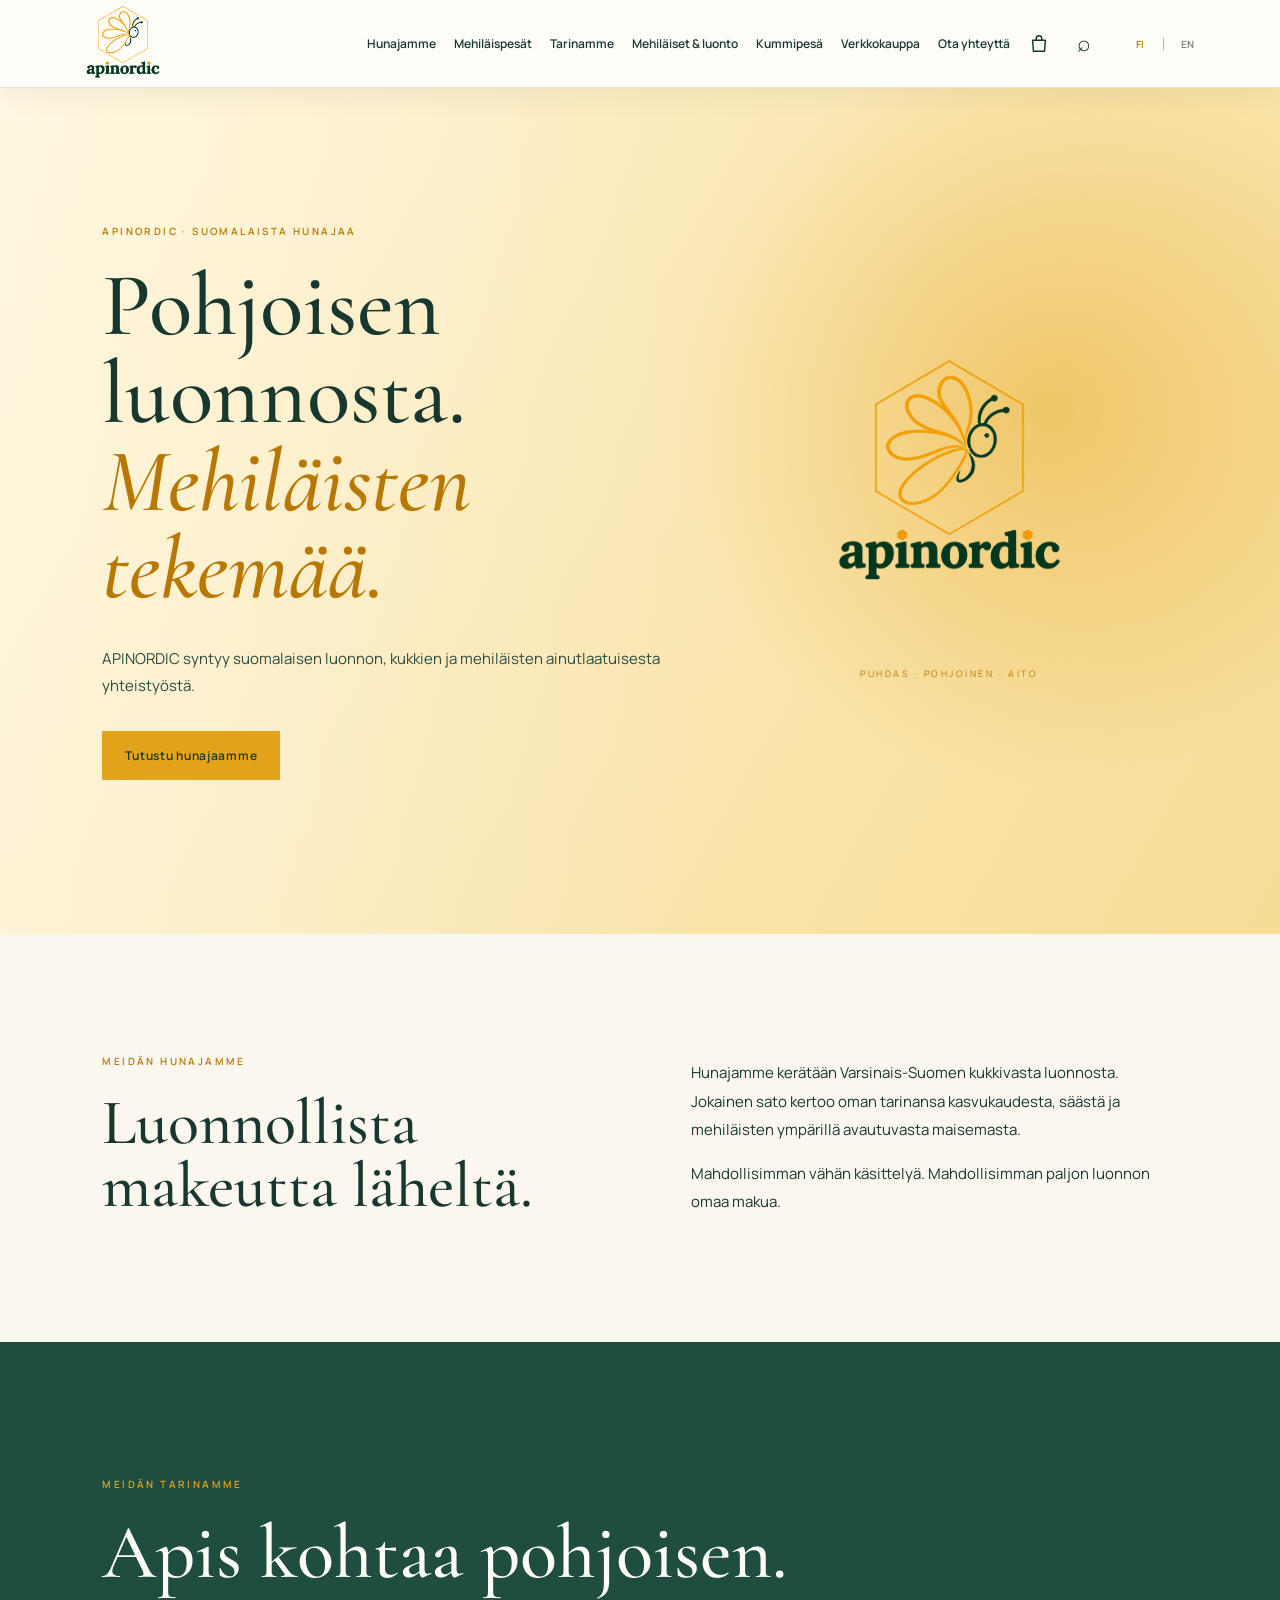
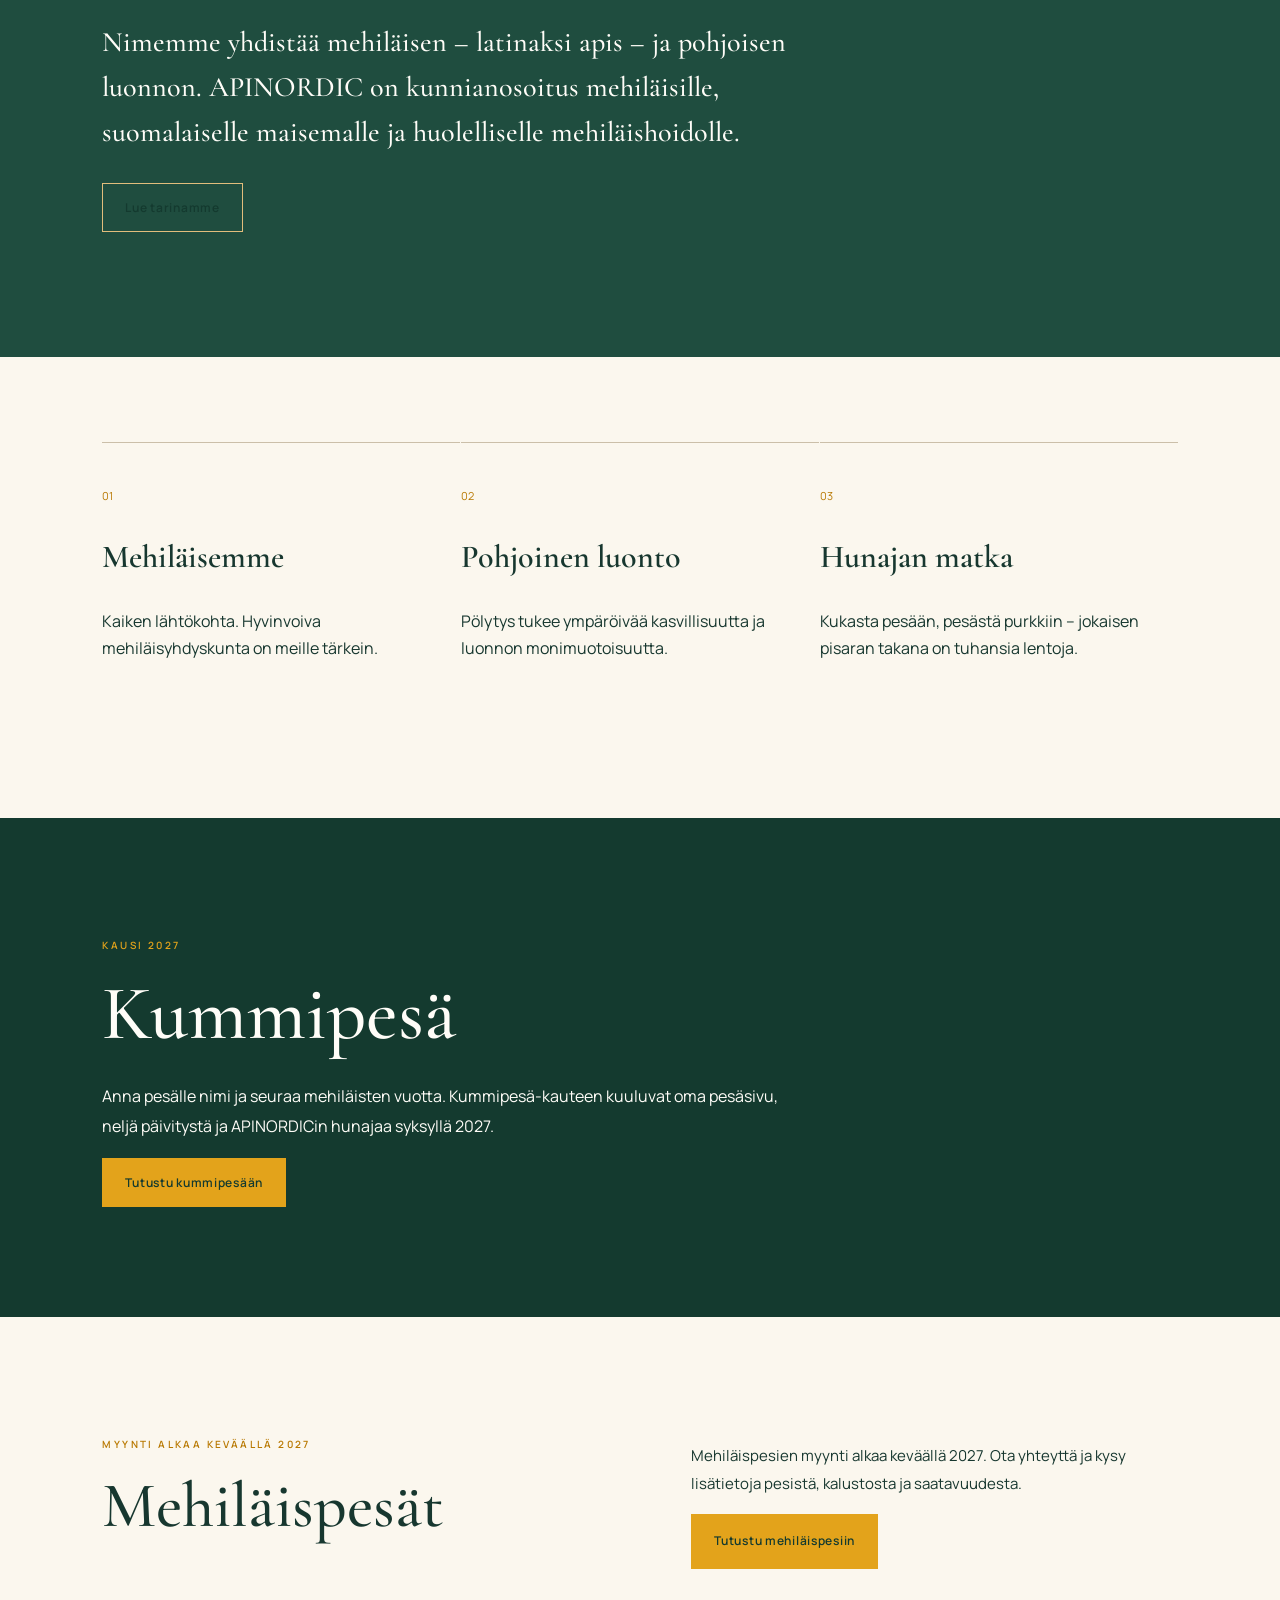
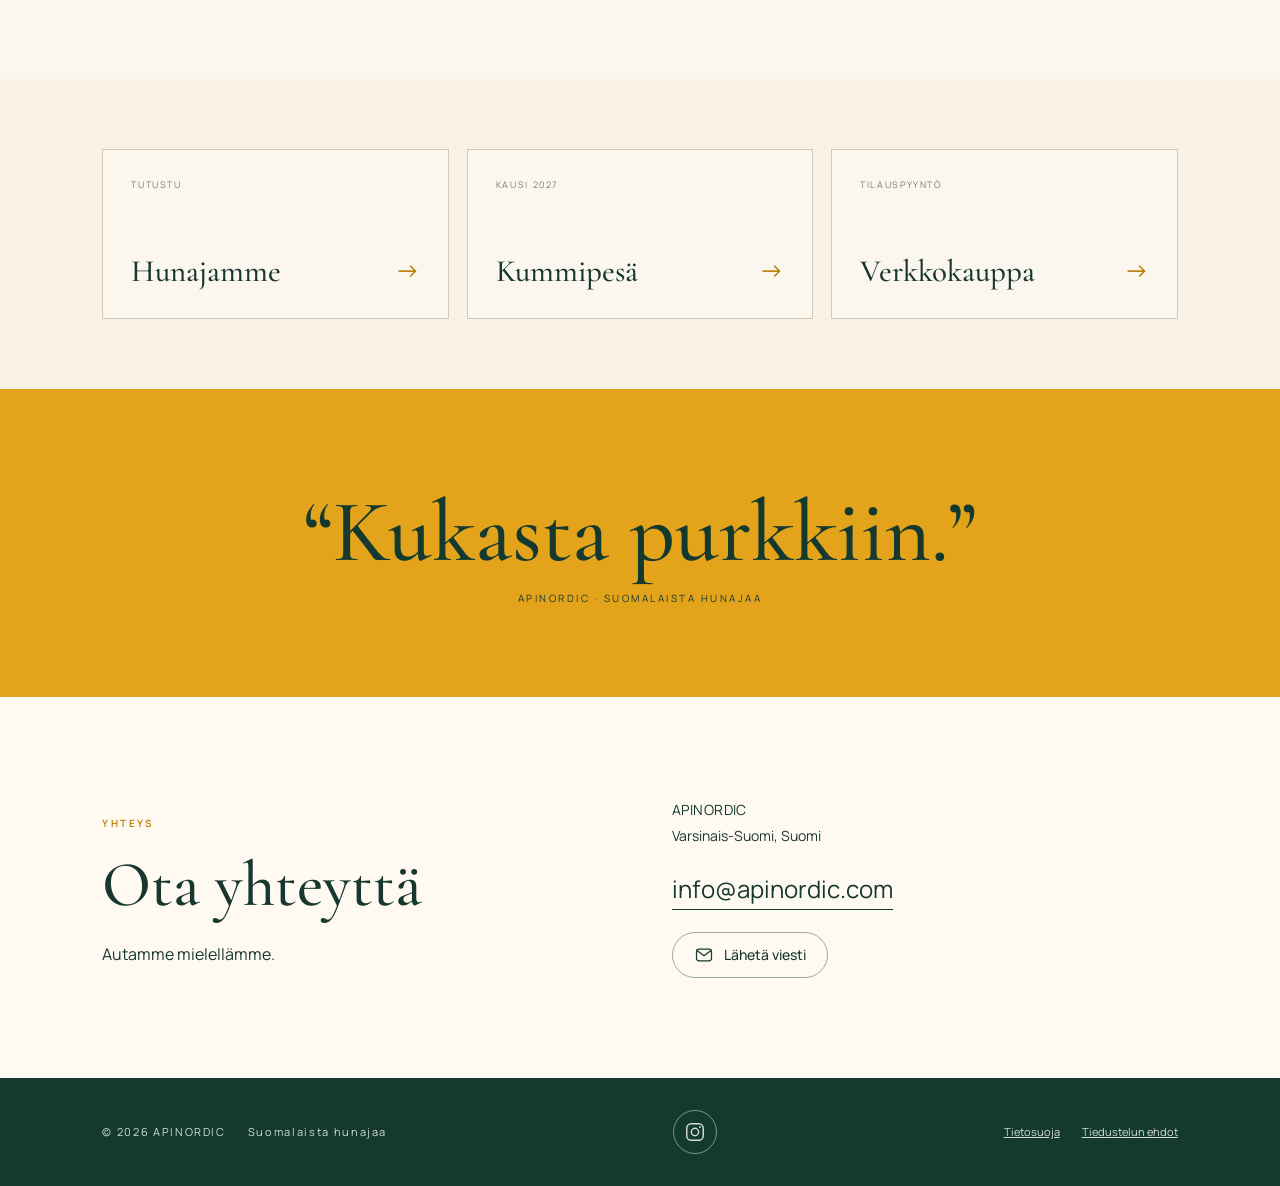
<file: index.html>
<!doctype html>
<html lang="fi">
<head>
<meta charset="UTF-8">
<meta name="viewport" content="width=device-width,initial-scale=1">
<meta name="description" content="APINORDIC – suomalaista hunajaa Varsinais-Suomesta.">
<title>APINORDIC | Finnish Honey</title>
<link rel="icon" href="assets/apinordic_logo.png">
<link rel="preconnect" href="https://fonts.googleapis.com">
<link rel="preconnect" href="https://fonts.gstatic.com" crossorigin>
<link href="https://fonts.googleapis.com/css2?family=Cormorant+Garamond:wght@500;600&family=Manrope:wght@400;500;600&display=swap" rel="stylesheet">
<link rel="stylesheet" href="styles.css?v=contact-refine-20261128">
<link rel="canonical" href="https://hasanbasri0.github.io/apinordic-website/">
<meta property="og:title" content="APINORDIC | Finnish Honey">
<meta property="og:description" content="APINORDIC – suomalaista hunajaa Varsinais-Suomesta.">
<meta property="og:type" content="website">
<meta property="og:url" content="https://hasanbasri0.github.io/apinordic-website/">
<meta property="og:image" content="https://hasanbasri0.github.io/apinordic-website/assets/apinordic_logo.png">
</head>
<body><a class="skip-link" href="#main-content" data-fi="Siirry sisältöön" data-en="Skip to content">Siirry sisältöön</a>
<header class="nav">
<a class="brand" href="index.html" aria-label="APINORDIC"><img src="assets/apinordic_logo.png" alt="APINORDIC" width="1363" height="1154"></a>
<a class="cart-link cart-mobile" href="ostoskori.html" aria-label="Ostoskori" title="Ostoskori"><svg viewBox="0 0 24 24" aria-hidden="true" stroke-linecap="round" stroke-linejoin="round"><path d="M5 8h14l-1 12H6L5 8z"/><path d="M9 8V6a3 3 0 0 1 6 0v2"/></svg><span class="cart-count" hidden>0</span></a>
<button class="menu" aria-label="Avaa valikko" aria-expanded="false">☰</button>
<nav>
<a href="hunajamme.html" data-fi="Hunajamme" data-en="Our Honey">Hunajamme</a>
<a href="mehilaispesat.html" data-fi="Mehiläispesät" data-en="Bee Colonies">Mehiläispesät</a>
<a href="tarinamme.html" data-fi="Tarinamme" data-en="Our Story">Tarinamme</a>
<a href="mehilaiset-luonto.html" data-fi="Mehiläiset &amp; luonto" data-en="Nature">Mehiläiset &amp; luonto</a>
<a href="pesaosakkuus.html" data-fi="Kummipesä" data-en="Hive Sponsorship">Kummipesä</a>
<a href="verkkokauppa.html" data-fi="Verkkokauppa" data-en="Shop">Verkkokauppa</a>
<a href="yhteystiedot.html" data-fi="Ota yhteyttä" data-en="Contact">Ota yhteyttä</a>
<a class="cart-link cart-desktop" href="ostoskori.html" aria-label="Ostoskori" title="Ostoskori"><svg viewBox="0 0 24 24" aria-hidden="true" stroke-linecap="round" stroke-linejoin="round"><path d="M5 8h14l-1 12H6L5 8z"/><path d="M9 8V6a3 3 0 0 1 6 0v2"/></svg><span class="cart-count" hidden>0</span></a>
<button class="search-toggle" aria-label="Haku" title="Haku">⌕</button>
<span class="lang"><button class="active" data-lang="fi">FI</button><i></i><button data-lang="en">EN</button></span>
</nav>
<div class="search-panel"><div><input id="site-search" type="search" placeholder="Hae sivulta…" data-placeholder-fi="Hae sivulta…" data-placeholder-en="Search this page…"><button class="search-close" aria-label="Sulje">×</button><p id="search-status"></p></div></div>
</header>
<main id="main-content">
<section class="hero"><div class="hero-glow"></div>
<div class="hero-copy"><p class="eyebrow" data-fi="APINORDIC · SUOMALAISTA HUNAJAA" data-en="APINORDIC · FINNISH HONEY">APINORDIC · SUOMALAISTA HUNAJAA</p>
<h1 data-fi="Pohjoisen luonnosta.|Mehiläisten tekemää." data-en="From Nordic nature.|Made by bees.">Pohjoisen luonnosta.<br><em>Mehiläisten tekemää.</em></h1>
<p class="lead" data-fi="APINORDIC syntyy suomalaisen luonnon, kukkien ja mehiläisten ainutlaatuisesta yhteistyöstä." data-en="APINORDIC is born from the unique harmony of Finnish nature, flowers and bees.">APINORDIC syntyy suomalaisen luonnon, kukkien ja mehiläisten ainutlaatuisesta yhteistyöstä.</p>
<a class="button" href="hunajamme.html" data-fi="Tutustu hunajaamme" data-en="Discover our honey">Tutustu hunajaamme</a></div>
<div class="hero-mark"><div class="honey-orb"><img src="assets/apinordic_logo.png" alt="APINORDIC"></div><p  data-fi="PUHDAS · POHJOINEN · AITO" data-en="PURE · NORDIC · AUTHENTIC">PUHDAS · POHJOINEN · AITO</p></div></section>
<section id="hunaja" class="section split"><div><p class="eyebrow" data-fi="MEIDÄN HUNAJAMME" data-en="OUR HONEY">MEIDÄN HUNAJAMME</p><h2 data-fi="Luonnollista makeutta läheltä." data-en="Natural sweetness from nearby.">Luonnollista makeutta läheltä.</h2></div>
<div class="body-copy"><p data-fi="Hunajamme kerätään Varsinais-Suomen kukkivasta luonnosta. Jokainen sato kertoo oman tarinansa kasvukaudesta, säästä ja mehiläisten ympärillä avautuvasta maisemasta." data-en="Our honey is gathered from the flowering landscapes of Southwest Finland. Every harvest tells its own story of the season, weather and the nature surrounding our bees.">Hunajamme kerätään Varsinais-Suomen kukkivasta luonnosta. Jokainen sato kertoo oman tarinansa kasvukaudesta, säästä ja mehiläisten ympärillä avautuvasta maisemasta.</p>
<p data-fi="Mahdollisimman vähän käsittelyä. Mahdollisimman paljon luonnon omaa makua." data-en="As little processing as possible. As much of nature’s own flavour as possible.">Mahdollisimman vähän käsittelyä. Mahdollisimman paljon luonnon omaa makua.</p></div></section>
<section id="tarina" class="story"><div class="story-inner"><p class="eyebrow gold" data-fi="MEIDÄN TARINAMME" data-en="OUR STORY">MEIDÄN TARINAMME</p><h2 data-fi="Apis kohtaa pohjoisen." data-en="Apis meets the North.">Apis kohtaa pohjoisen.</h2>
<p data-fi="Nimemme yhdistää mehiläisen – latinaksi apis – ja pohjoisen luonnon. APINORDIC on kunnianosoitus mehiläisille, suomalaiselle maisemalle ja huolelliselle mehiläishoidolle." data-en="Our name brings together the bee – apis in Latin – and Nordic nature. APINORDIC is a tribute to bees, Finnish landscapes and thoughtful beekeeping.">Nimemme yhdistää mehiläisen – latinaksi apis – ja pohjoisen luonnon. APINORDIC on kunnianosoitus mehiläisille, suomalaiselle maisemalle ja huolelliselle mehiläishoidolle.</p>
<a class="button" href="tarinamme.html" data-fi="Lue tarinamme" data-en="Read our story">Lue tarinamme</a></div></section>
<section id="luonto" class="section cards">
<article><span>01</span><h3 data-fi="Mehiläisemme" data-en="Our Bees">Mehiläisemme</h3><p data-fi="Kaiken lähtökohta. Hyvinvoiva mehiläisyhdyskunta on meille tärkein." data-en="Where everything begins. The wellbeing of our bee colonies comes first.">Kaiken lähtökohta. Hyvinvoiva mehiläisyhdyskunta on meille tärkein.</p></article>
<article><span>02</span><h3 data-fi="Pohjoinen luonto" data-en="Nordic Nature">Pohjoinen luonto</h3><p data-fi="Pölytys tukee ympäröivää kasvillisuutta ja luonnon monimuotoisuutta." data-en="Pollination supports surrounding plant life and biodiversity.">Pölytys tukee ympäröivää kasvillisuutta ja luonnon monimuotoisuutta.</p></article>
<article><span>03</span><h3 data-fi="Hunajan matka" data-en="The Honey Journey">Hunajan matka</h3><p data-fi="Kukasta pesään, pesästä purkkiin – jokaisen pisaran takana on tuhansia lentoja." data-en="From flower to hive, from hive to jar – thousands of flights are behind every drop.">Kukasta pesään, pesästä purkkiin – jokaisen pisaran takana on tuhansia lentoja.</p></article></section>
<section id="osakkuus" class="partnership"><div><p class="eyebrow gold" data-fi="KAUSI 2027" data-en="SEASON 2027">KAUSI 2027</p><h2 data-fi="Kummipesä" data-en="Hive Sponsorship">Kummipesä</h2>
<p  data-fi="Anna pesälle nimi ja seuraa mehiläisten vuotta. Kummipesä-kauteen kuuluvat oma pesäsivu, neljä päivitystä ja APINORDICin hunajaa syksyllä 2027." data-en="Name a hive and follow its year. The sponsorship season includes a hive page, four updates and APINORDIC honey in autumn 2027.">Anna pesälle nimi ja seuraa mehiläisten vuotta. Kummipesä-kauteen kuuluvat oma pesäsivu, neljä päivitystä ja APINORDICin hunajaa syksyllä 2027.</p>
<a class="button" href="pesaosakkuus.html" data-fi="Tutustu kummipesään" data-en="Explore hive sponsorship">Tutustu kummipesään</a></div></section>
<section class="section split"><div><p class="eyebrow" data-fi="MYYNTI ALKAA KEVÄÄLLÄ 2027" data-en="SALES BEGIN IN SPRING 2027">MYYNTI ALKAA KEVÄÄLLÄ 2027</p><h2 data-fi="Mehiläispesät" data-en="Bee Colonies">Mehiläispesät</h2></div><div class="body-copy"><p data-fi="Mehiläispesien myynti alkaa keväällä 2027. Ota yhteyttä ja kysy lisätietoja pesistä, kalustosta ja saatavuudesta." data-en="Bee colony sales begin in spring 2027. Contact us for details about colonies, equipment and availability.">Mehiläispesien myynti alkaa keväällä 2027. Ota yhteyttä ja kysy lisätietoja pesistä, kalustosta ja saatavuudesta.</p><a class="button" href="mehilaispesat.html" data-fi="Tutustu mehiläispesiin" data-en="Explore bee colonies">Tutustu mehiläispesiin</a></div></section>
<section class="home-links">
<a href="hunajamme.html"><small data-fi="TUTUSTU" data-en="DISCOVER">TUTUSTU</small><strong data-fi="Hunajamme" data-en="Our Honey">Hunajamme</strong><span>→</span></a>
<a href="pesaosakkuus.html"><small data-fi="KAUSI 2027" data-en="SEASON 2027">KAUSI 2027</small><strong data-fi="Kummipesä" data-en="Hive Sponsorship">Kummipesä</strong><span>→</span></a>
<a href="verkkokauppa.html"><small data-fi="TILAUSPYYNTÖ" data-en="ORDER ENQUIRIES">TILAUSPYYNTÖ</small><strong data-fi="Verkkokauppa" data-en="Shop">Verkkokauppa</strong><span>→</span></a></section>
<section class="quote"><p data-fi="“Kukasta purkkiin.”" data-en="“From flower to jar.”">“Kukasta purkkiin.”</p><span  data-fi="APINORDIC · SUOMALAISTA HUNAJAA" data-en="APINORDIC · FINNISH HONEY">APINORDIC · SUOMALAISTA HUNAJAA</span></section>
<section id="yhteys" class="contact"><div><p class="eyebrow" data-fi="YHTEYS" data-en="CONTACT">YHTEYS</p><h2 data-fi="Ota yhteyttä" data-en="Get in touch">Ota yhteyttä</h2><p class="contact-welcome" data-fi="Autamme mielellämme." data-en="We’re happy to help.">Autamme mielellämme.</p></div>
<div class="contact-details"><p class="contact-location">APINORDIC<br><span data-fi="Varsinais-Suomi, Suomi" data-en="Southwest Finland, Finland">Varsinais-Suomi, Suomi</span></p><a class="contact-email" href="mailto:info@apinordic.com">info@apinordic.com</a><a href="yhteystiedot.html#yhteydenotto" class="contact-message"><svg viewBox="0 0 24 24" width="20" height="20" fill="none" stroke="currentColor" stroke-width="1.5" stroke-linecap="round" stroke-linejoin="round" aria-hidden="true" focusable="false"><rect x="3" y="5" width="18" height="14" rx="3"/><path d="m4 7 8 6 8-6"/></svg><span data-fi="Lähetä viesti" data-en="Send a message">Lähetä viesti</span></a></div></section>
</main>
<footer>
<div><span>© 2026 APINORDIC</span><span  data-fi="Suomalaista hunajaa" data-en="Finnish Honey">Suomalaista hunajaa</span></div>
<div class="social-links"><a href="https://www.instagram.com/apinordic/" target="_blank" rel="noopener noreferrer" aria-label="APINORDIC Instagram" class="instagram-icon" title="Instagram"><svg viewBox="0 0 24 24" width="22" height="22" fill="none" stroke="currentColor" stroke-width="1.6" aria-hidden="true" focusable="false"><rect x="3" y="3" width="18" height="18" rx="5"/><circle cx="12" cy="12" r="4"/><circle cx="17.5" cy="6.5" r="1" fill="currentColor" stroke="none"/></svg></a></div>
<div class="footer-links"><a href="tietosuoja.html" data-fi="Tietosuoja" data-en="Privacy">Tietosuoja</a><a href="tilauspyynnon-ehdot.html" data-fi="Tiedustelun ehdot" data-en="Enquiry terms">Tiedustelun ehdot</a></div></footer>
<script src="script.js?v=stock-sync-20261127"></script>
</body>
</html>
</file>
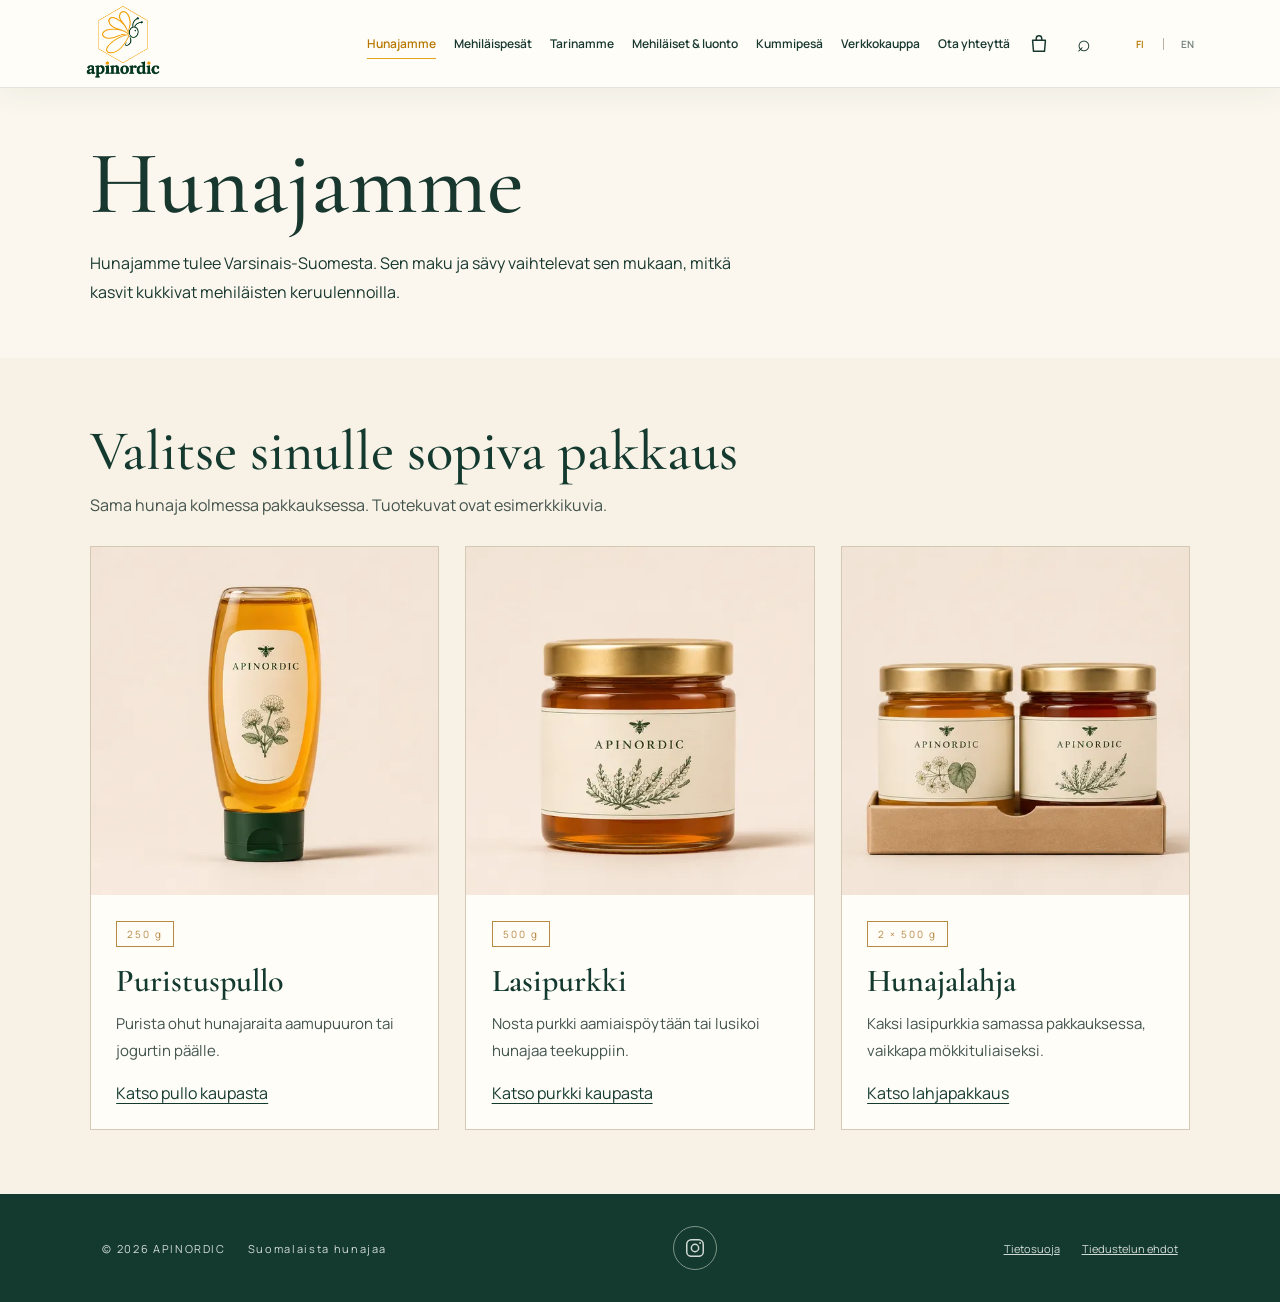
<file: hunajamme.html>
<!doctype html>
<html lang="fi">
<head>
<meta charset="UTF-8">
<meta name="viewport" content="width=device-width,initial-scale=1">
<meta name="description" content="APINORDIC-hunaja Varsinais-Suomesta: 250 g:n puristuspullo, 500 g:n lasipurkki ja kahden purkin lahjapakkaus.">
<title>Hunajamme | APINORDIC</title>
<link rel="icon" href="assets/apinordic_logo.png">
<link rel="preconnect" href="https://fonts.googleapis.com">
<link rel="preconnect" href="https://fonts.gstatic.com" crossorigin>
<link href="https://fonts.googleapis.com/css2?family=Cormorant+Garamond:wght@500;600&family=Manrope:wght@400;500;600&display=swap" rel="stylesheet">
<link rel="stylesheet" href="styles.css?v=contact-refine-20261128">
<link rel="canonical" href="https://hasanbasri0.github.io/apinordic-website/hunajamme.html">
<meta property="og:title" content="Hunajamme | APINORDIC">
<meta property="og:description" content="APINORDIC-hunaja Varsinais-Suomesta: 250 g:n puristuspullo, 500 g:n lasipurkki ja kahden purkin lahjapakkaus.">
<meta property="og:type" content="website">
<meta property="og:url" content="https://hasanbasri0.github.io/apinordic-website/hunajamme.html">
<meta property="og:image" content="https://hasanbasri0.github.io/apinordic-website/assets/apinordic_logo.png">
</head>
<body><a class="skip-link" href="#main-content" data-fi="Siirry sisältöön" data-en="Skip to content">Siirry sisältöön</a>
<header class="nav">
<a class="brand" href="index.html" aria-label="APINORDIC"><img src="assets/apinordic_logo.png" alt="APINORDIC" width="1363" height="1154"></a>
<a class="cart-link cart-mobile" href="ostoskori.html" aria-label="Ostoskori" title="Ostoskori"><svg viewBox="0 0 24 24" aria-hidden="true" stroke-linecap="round" stroke-linejoin="round"><path d="M5 8h14l-1 12H6L5 8z"/><path d="M9 8V6a3 3 0 0 1 6 0v2"/></svg><span class="cart-count" hidden>0</span></a>
<button class="menu" aria-label="Avaa valikko" aria-expanded="false">☰</button>
<nav>
<a href="hunajamme.html" data-fi="Hunajamme" data-en="Our Honey">Hunajamme</a>
<a href="mehilaispesat.html" data-fi="Mehiläispesät" data-en="Bee Colonies">Mehiläispesät</a>
<a href="tarinamme.html" data-fi="Tarinamme" data-en="Our Story">Tarinamme</a>
<a href="mehilaiset-luonto.html" data-fi="Mehiläiset &amp; luonto" data-en="Nature">Mehiläiset &amp; luonto</a>
<a href="pesaosakkuus.html" data-fi="Kummipesä" data-en="Hive Sponsorship">Kummipesä</a>
<a href="verkkokauppa.html" data-fi="Verkkokauppa" data-en="Shop">Verkkokauppa</a>
<a href="yhteystiedot.html" data-fi="Ota yhteyttä" data-en="Contact">Ota yhteyttä</a>
<a class="cart-link cart-desktop" href="ostoskori.html" aria-label="Ostoskori" title="Ostoskori"><svg viewBox="0 0 24 24" aria-hidden="true" stroke-linecap="round" stroke-linejoin="round"><path d="M5 8h14l-1 12H6L5 8z"/><path d="M9 8V6a3 3 0 0 1 6 0v2"/></svg><span class="cart-count" hidden>0</span></a>
<button class="search-toggle" aria-label="Haku" title="Haku">⌕</button>
<span class="lang"><button class="active" data-lang="fi">FI</button><i></i><button data-lang="en">EN</button></span>
</nav>
<div class="search-panel"><div><input id="site-search" type="search" placeholder="Hae sivulta…" data-placeholder-fi="Hae sivulta…" data-placeholder-en="Search this page…"><button class="search-close" aria-label="Sulje">×</button><p id="search-status"></p></div></div>
</header>
<main id="main-content" class="subpage honey-guide">
<section class="honey-intro">
  <h1 data-fi="Hunajamme" data-en="Our honey">Hunajamme</h1>
    <p data-fi="Hunajamme tulee Varsinais-Suomesta. Sen maku ja sävy vaihtelevat sen mukaan, mitkä kasvit kukkivat mehiläisten keruulennoilla." data-en="Our honey comes from Southwest Finland. Its flavour and colour vary with the flowers our bees visit.">Hunajamme tulee Varsinais-Suomesta. Sen maku ja sävy vaihtelevat sen mukaan, mitkä kasvit kukkivat mehiläisten keruulennoilla.</p>
</section>
<section class="products" id="pakkaukset">
  <h2 data-fi="Valitse sinulle sopiva pakkaus" data-en="Choose your honey pack">Valitse sinulle sopiva pakkaus</h2>
  <p data-fi="Sama hunaja kolmessa pakkauksessa. Tuotekuvat ovat esimerkkikuvia." data-en="The same honey in three pack options. Product images are illustrative.">Sama hunaja kolmessa pakkauksessa. Tuotekuvat ovat esimerkkikuvia.</p>
  <div class="product-grid">
<article class="product">
  <figure><img src="assets/honey-bottle.webp" width="520" height="520" alt="" loading="lazy"></figure>
  <div><span class="product-size">250 g</span>
    <h3 data-fi="Puristuspullo" data-en="Squeeze bottle">Puristuspullo</h3>
    <p data-fi="Purista ohut hunajaraita aamupuuron tai jogurtin päälle." data-en="Drizzle a little honey over your morning porridge or yoghurt.">Purista ohut hunajaraita aamupuuron tai jogurtin päälle.</p>
    <a href="verkkokauppa.html#hunaja-250" data-fi="Katso pullo kaupasta" data-en="View bottle in shop">Katso pullo kaupasta</a>
  </div>
</article>
<article class="product">
  <figure><img src="assets/honey-jar.webp" width="520" height="520" alt="" loading="lazy"></figure>
  <div><span class="product-size">500 g</span>
    <h3 data-fi="Lasipurkki" data-en="Glass jar">Lasipurkki</h3>
    <p data-fi="Nosta purkki aamiaispöytään tai lusikoi hunajaa teekuppiin." data-en="Bring the jar to the breakfast table or stir a spoonful into your tea.">Nosta purkki aamiaispöytään tai lusikoi hunajaa teekuppiin.</p>
    <a href="verkkokauppa.html#hunaja-500" data-fi="Katso purkki kaupasta" data-en="View jar in shop">Katso purkki kaupasta</a>
  </div>
</article>
<article class="product">
  <figure><img src="assets/honey-duo.webp" width="520" height="520" alt="" loading="lazy"></figure>
  <div><span class="product-size">2 × 500 g</span>
    <h3 data-fi="Hunajalahja" data-en="Honey gift set">Hunajalahja</h3>
    <p data-fi="Kaksi lasipurkkia samassa pakkauksessa, vaikkapa mökkituliaiseksi." data-en="Two glass jars in one pack, ready to bring as a gift for your host.">Kaksi lasipurkkia samassa pakkauksessa, vaikkapa mökkituliaiseksi.</p>
    <a href="verkkokauppa.html#hunaja-duo" data-fi="Katso lahjapakkaus" data-en="View gift set in shop">Katso lahjapakkaus</a>
  </div>
</article>
  </div>
</section>
</main>
<footer>
<div><span>© 2026 APINORDIC</span><span  data-fi="Suomalaista hunajaa" data-en="Finnish Honey">Suomalaista hunajaa</span></div>
<div class="social-links"><a href="https://www.instagram.com/apinordic/" target="_blank" rel="noopener noreferrer" aria-label="APINORDIC Instagram" class="instagram-icon" title="Instagram"><svg viewBox="0 0 24 24" width="22" height="22" fill="none" stroke="currentColor" stroke-width="1.6" aria-hidden="true" focusable="false"><rect x="3" y="3" width="18" height="18" rx="5"/><circle cx="12" cy="12" r="4"/><circle cx="17.5" cy="6.5" r="1" fill="currentColor" stroke="none"/></svg></a></div>
<div class="footer-links"><a href="tietosuoja.html" data-fi="Tietosuoja" data-en="Privacy">Tietosuoja</a><a href="tilauspyynnon-ehdot.html" data-fi="Tiedustelun ehdot" data-en="Enquiry terms">Tiedustelun ehdot</a></div></footer>
<script src="script.js?v=stock-sync-20261127"></script>
</body>
</html>
</file>
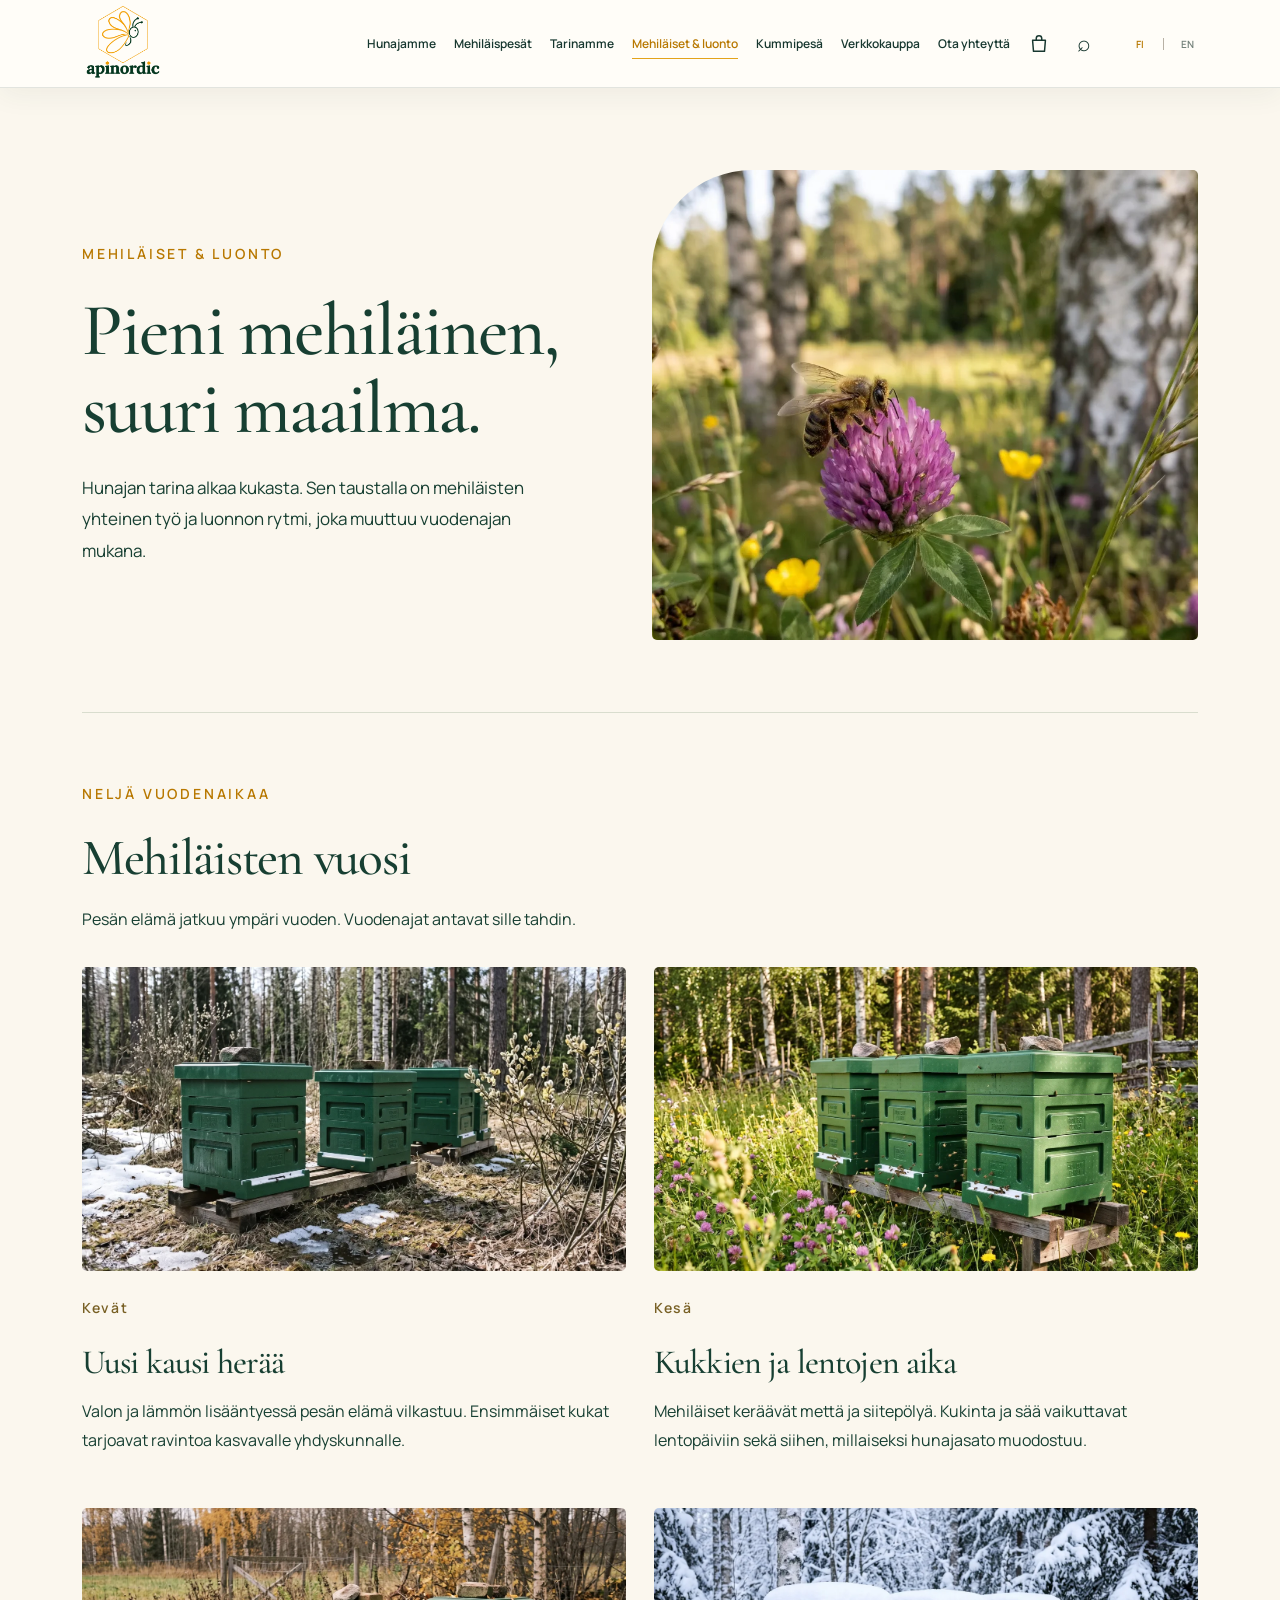
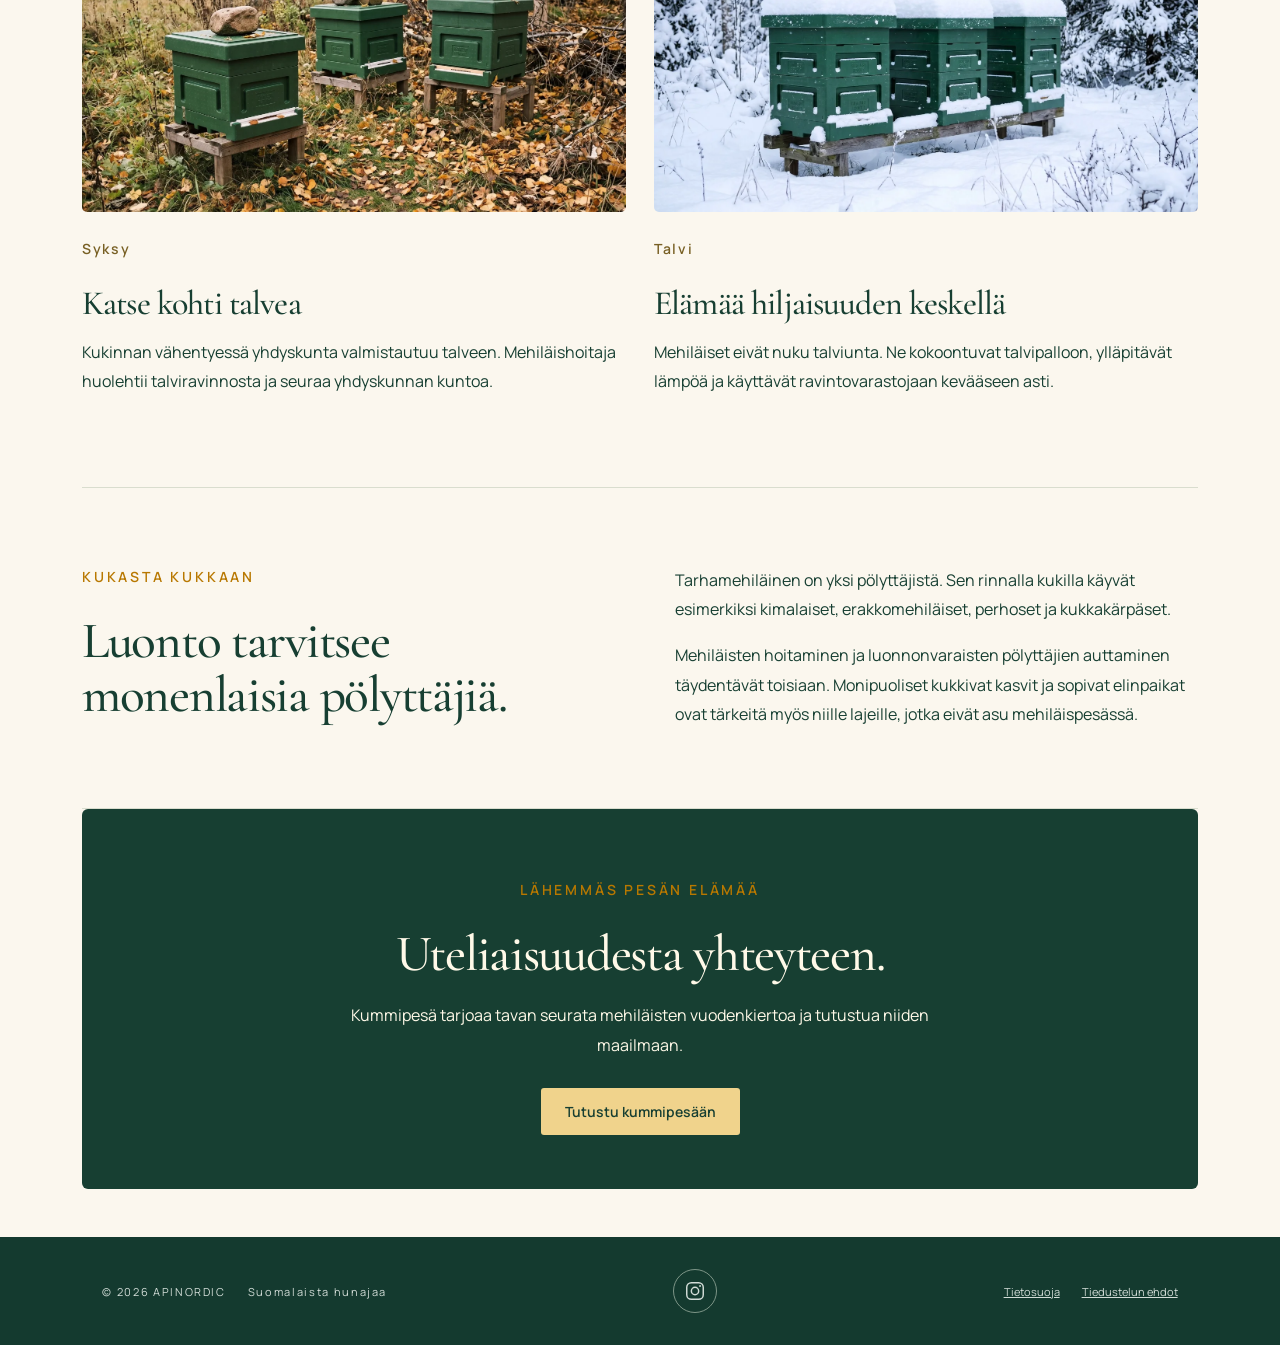
<file: mehilaiset-luonto.html>
<!doctype html>
<html lang="fi">
<head>
<meta charset="UTF-8">
<meta name="viewport" content="width=device-width,initial-scale=1">
<meta name="description" content="Tutustu mehiläisten vuodenkiertoon, pölyttäjien monimuotoisuuteen ja pieniin tekoihin luonnon hyväksi.">
<title>Mehiläiset & luonto | APINORDIC</title>
<link rel="icon" href="assets/apinordic_logo.png">
<link rel="preconnect" href="https://fonts.googleapis.com">
<link rel="preconnect" href="https://fonts.gstatic.com" crossorigin>
<link href="https://fonts.googleapis.com/css2?family=Cormorant+Garamond:wght@500;600&family=Manrope:wght@400;500;600&display=swap" rel="stylesheet">
<link rel="stylesheet" href="styles.css?v=contact-refine-20261128">
<link rel="canonical" href="https://hasanbasri0.github.io/apinordic-website/mehilaiset-luonto.html">
<meta property="og:title" content="Mehiläiset & luonto | APINORDIC">
<meta property="og:description" content="Tutustu mehiläisten vuodenkiertoon, pölyttäjien monimuotoisuuteen ja pieniin tekoihin luonnon hyväksi.">
<meta property="og:type" content="website">
<meta property="og:url" content="https://hasanbasri0.github.io/apinordic-website/mehilaiset-luonto.html">
<meta property="og:image" content="https://hasanbasri0.github.io/apinordic-website/assets/apinordic_logo.png">
<style>
.nature-page{--ng:#173f32;--nh:#b78630;max-width:1180px;margin:auto;padding:64px 32px 48px;color:var(--ng)}
.nature-page h1,.nature-page h2,.nature-page h3{font-family:"Cormorant Garamond",Georgia,serif;font-weight:500;line-height:1.06;letter-spacing:-.025em}
.nature-page h1{font-size:clamp(46px,5.8vw,78px);margin:18px 0 24px}
.nature-page h2{font-size:clamp(36px,4vw,52px);margin:14px 0 20px}
.nature-page h3{font-size:30px;margin:14px 0}
.nature-page p{line-height:1.85}.nature-page .eyebrow{font-size:11px;letter-spacing:.2em;font-weight:600}
.nature-intro{display:grid;grid-template-columns:1fr 1.06fr;gap:54px;align-items:center;padding:18px 0 72px}
.nature-intro figure{margin:0}.nature-intro img{width:100%;height:470px;object-fit:cover;border-radius:100px 5px 5px 5px;display:block}
.nature-intro figcaption{font-size:11px;line-height:1.6;color:#626b60;margin-top:13px}
.nature-lead{font-size:17px;max-width:450px}.nature-link{display:inline-block;margin-top:12px;color:var(--ng);font-size:13px;text-underline-offset:6px}
.nature-heading{max-width:580px;margin-bottom:32px}.nature-year{padding:54px 0 66px;border-top:1px solid #d9ddce;scroll-margin-top:110px}
.nature-seasons{display:grid;grid-template-columns:repeat(4,1fr);border:1px solid #d9ddce;border-radius:6px;overflow:hidden}
.nature-season{padding:27px 23px;background:#f2f2e8;border-right:1px solid #d9ddce}.nature-season:last-child{border-right:0}
.nature-season:nth-child(2){background:#ebefdf}.nature-season:nth-child(3){background:#f5ead7}.nature-season:nth-child(4){background:#e9efed}
.nature-number{display:block;font-family:Georgia,serif;font-size:37px;color:#65755b;margin-bottom:30px}.nature-season p:last-child{font-size:13px;margin-bottom:0}
.nature-pollinators{display:grid;grid-template-columns:1fr 1fr;gap:70px;padding:62px 0;border-top:1px solid #d9ddce;border-bottom:1px solid #d9ddce}
.nature-pollinators p{font-size:15px}.nature-help{padding:64px 0}
.nature-tips{display:grid;grid-template-columns:repeat(3,1fr);gap:35px}.nature-tips article{border-top:2px solid #b99a56;padding-top:14px}.nature-tips p{font-size:14px}
.nature-invitation{text-align:center;background:var(--ng);color:#fff9e8;padding:54px 24px;border-radius:6px}
.nature-invitation p:not(.eyebrow){max-width:580px;margin:0 auto 28px}.nature-invitation h2{color:inherit}
.nature-cta{display:inline-block;background:#f0d38c;color:#173f32;padding:14px 24px;border-radius:3px;text-decoration:none;font-size:13px;font-weight:600}
.nature-page a:focus-visible{outline:3px solid #b78630;outline-offset:5px}
.nature-sources{padding:27px 0 0;font-size:11px;color:#626b60}.nature-sources p{margin:0 0 8px}.nature-sources a{display:inline-block;color:inherit;margin:0 24px 8px 0;text-underline-offset:3px}
@media(max-width:900px){.nature-intro{gap:30px}.nature-intro img{height:390px}.nature-seasons{grid-template-columns:1fr 1fr}.nature-season:nth-child(2){border-right:0}.nature-season:nth-child(-n+2){border-bottom:1px solid #d9ddce}.nature-pollinators{gap:30px}}
@media(max-width:600px){.nature-page{padding:32px 22px}.nature-intro{grid-template-columns:1fr;gap:28px;padding-bottom:40px}.nature-intro img{height:270px;border-top-left-radius:65px}.nature-pollinators{grid-template-columns:1fr;gap:6px;padding:38px 0}.nature-year,.nature-help{padding:38px 0}.nature-tips{grid-template-columns:1fr;gap:20px}.nature-season{padding:22px 16px}.nature-season h3{font-size:25px}.nature-number{margin-bottom:20px}.nature-invitation{padding:36px 20px}}

.nature-seasons{grid-template-columns:repeat(2,minmax(0,1fr));gap:28px;border:0;overflow:visible}
.nature-season,.nature-season:nth-child(n){padding:0 0 24px;border:0;background:transparent}
.nature-season img{display:block;width:100%;height:auto;aspect-ratio:1.79;object-fit:cover;border-radius:5px;margin-bottom:24px}
.nature-season .eyebrow{color:#786024;font-size:14px;letter-spacing:.12em}
.nature-season h3{font-size:34px}
.nature-season p:last-child,.nature-tips p,.nature-pollinators p{font-size:16px}
.nature-page .eyebrow{font-size:14px}.nature-link,.nature-cta{font-size:14px}
.nature-intro figcaption,.nature-sources{font-size:12px}
.nature-intro img{object-position:35% center}
@media(max-width:600px){.nature-seasons{grid-template-columns:1fr;gap:16px}.nature-season img{margin-bottom:20px}.nature-season h3{font-size:32px}.nature-intro img{height:auto;aspect-ratio:1.45}.nature-intro figcaption{font-size:12px}}
</style>
</head>
<body><a class="skip-link" href="#main-content" data-fi="Siirry sisältöön" data-en="Skip to content">Siirry sisältöön</a>
<header class="nav">
<a class="brand" href="index.html" aria-label="APINORDIC"><img src="assets/apinordic_logo.png" alt="APINORDIC" width="1363" height="1154"></a>
<a class="cart-link cart-mobile" href="ostoskori.html" aria-label="Ostoskori" title="Ostoskori"><svg viewBox="0 0 24 24" aria-hidden="true" stroke-linecap="round" stroke-linejoin="round"><path d="M5 8h14l-1 12H6L5 8z"/><path d="M9 8V6a3 3 0 0 1 6 0v2"/></svg><span class="cart-count" hidden>0</span></a>
<button class="menu" aria-label="Avaa valikko" aria-expanded="false">☰</button>
<nav>
<a href="hunajamme.html" data-fi="Hunajamme" data-en="Our Honey">Hunajamme</a>
<a href="mehilaispesat.html" data-fi="Mehiläispesät" data-en="Bee Colonies">Mehiläispesät</a>
<a href="tarinamme.html" data-fi="Tarinamme" data-en="Our Story">Tarinamme</a>
<a href="mehilaiset-luonto.html" data-fi="Mehiläiset &amp; luonto" data-en="Nature">Mehiläiset &amp; luonto</a>
<a href="pesaosakkuus.html" data-fi="Kummipesä" data-en="Hive Sponsorship">Kummipesä</a>
<a href="verkkokauppa.html" data-fi="Verkkokauppa" data-en="Shop">Verkkokauppa</a>
<a href="yhteystiedot.html" data-fi="Ota yhteyttä" data-en="Contact">Ota yhteyttä</a>
<a class="cart-link cart-desktop" href="ostoskori.html" aria-label="Ostoskori" title="Ostoskori"><svg viewBox="0 0 24 24" aria-hidden="true" stroke-linecap="round" stroke-linejoin="round"><path d="M5 8h14l-1 12H6L5 8z"/><path d="M9 8V6a3 3 0 0 1 6 0v2"/></svg><span class="cart-count" hidden>0</span></a>
<button class="search-toggle" aria-label="Haku" title="Haku">⌕</button>
<span class="lang"><button class="active" data-lang="fi">FI</button><i></i><button data-lang="en">EN</button></span>
</nav>
<div class="search-panel"><div><input id="site-search" type="search" placeholder="Hae sivulta…" data-placeholder-fi="Hae sivulta…" data-placeholder-en="Search this page…"><button class="search-close" aria-label="Sulje">×</button><p id="search-status"></p></div></div>
</header>
<main id="main-content" class="nature-page">
<section class="nature-intro" aria-labelledby="nature-title"><div>
<p class="eyebrow" data-fi="MEHILÄISET &amp; LUONTO" data-en="BEES &amp; NATURE">MEHILÄISET &amp; LUONTO</p>
<h1 id="nature-title" data-fi="Pieni mehiläinen, suuri maailma." data-en="A small bee. A world of wonder.">Pieni mehiläinen,<br>suuri maailma.</h1>
<p class="nature-lead" data-fi="Hunajan tarina alkaa kukasta. Sen taustalla on mehiläisten yhteinen työ ja luonnon rytmi, joka muuttuu vuodenajan mukana." data-en="The story of honey starts with a flower. Behind it lies the shared work of bees and the changing rhythm of the seasons.">Hunajan tarina alkaa kukasta. Sen taustalla on mehiläisten yhteinen työ ja luonnon rytmi, joka muuttuu vuodenajan mukana.</p>
</div>
<figure><img src="assets/luonto-mehilainen.webp" alt="Mehiläinen apilan kukalla – tekoälyllä luotu havainnekuva" data-alt-fi="Mehiläinen apilan kukalla – tekoälyllä luotu havainnekuva" data-alt-en="Bee on a clover flower – AI-generated illustration" width="1400" height="781" fetchpriority="high">
</figure>
</section>
<section class="nature-year" id="mehilaisvuosi" aria-labelledby="year-title">
<div class="nature-heading"><p class="eyebrow" data-fi="NELJÄ VUODENAIKAA" data-en="FOUR SEASONS">NELJÄ VUODENAIKAA</p>
<h2 id="year-title" data-fi="Mehiläisten vuosi" data-en="The bees’ year">Mehiläisten vuosi</h2>
<p data-fi="Pesän elämä jatkuu ympäri vuoden. Vuodenajat antavat sille tahdin." data-en="Life in the hive continues all year. The seasons set its pace.">Pesän elämä jatkuu ympäri vuoden. Vuodenajat antavat sille tahdin.</p></div>
<div class="nature-seasons"><article class="nature-season"><img src="assets/luonto-kevat.webp" alt="Mehiläispesiä keväällä – havainnekuva" data-alt-fi="Mehiläispesiä keväällä – havainnekuva" data-alt-en="Beehives in spring – illustration" width="1400" height="781" loading="lazy" decoding="async"><p class="eyebrow" data-fi="Kevät" data-en="Spring">Kevät</p><h3 data-fi="Uusi kausi herää" data-en="A new season awakens">Uusi kausi herää</h3><p data-fi="Valon ja lämmön lisääntyessä pesän elämä vilkastuu. Ensimmäiset kukat tarjoavat ravintoa kasvavalle yhdyskunnalle." data-en="As light and warmth return, life in the hive gathers pace. The first flowers provide food for the growing colony.">Valon ja lämmön lisääntyessä pesän elämä vilkastuu. Ensimmäiset kukat tarjoavat ravintoa kasvavalle yhdyskunnalle.</p></article>
<article class="nature-season"><img src="assets/luonto-kesa.webp" alt="Mehiläispesiä kesällä – havainnekuva" data-alt-fi="Mehiläispesiä kesällä – havainnekuva" data-alt-en="Beehives in summer – illustration" width="1400" height="781" loading="lazy" decoding="async"><p class="eyebrow" data-fi="Kesä" data-en="Summer">Kesä</p><h3 data-fi="Kukkien ja lentojen aika" data-en="A season of flowers and flight">Kukkien ja lentojen aika</h3><p data-fi="Mehiläiset keräävät mettä ja siitepölyä. Kukinta ja sää vaikuttavat lentopäiviin sekä siihen, millaiseksi hunajasato muodostuu." data-en="Bees collect nectar and pollen. Flowers and weather shape their foraging days and the season’s honey harvest.">Mehiläiset keräävät mettä ja siitepölyä. Kukinta ja sää vaikuttavat lentopäiviin sekä siihen, millaiseksi hunajasato muodostuu.</p></article>
<article class="nature-season"><img src="assets/luonto-syksy.webp" alt="Mehiläispesiä syksyllä – havainnekuva" data-alt-fi="Mehiläispesiä syksyllä – havainnekuva" data-alt-en="Beehives in autumn – illustration" width="1400" height="781" loading="lazy" decoding="async"><p class="eyebrow" data-fi="Syksy" data-en="Autumn">Syksy</p><h3 data-fi="Katse kohti talvea" data-en="Preparing for winter">Katse kohti talvea</h3><p data-fi="Kukinnan vähentyessä yhdyskunta valmistautuu talveen. Mehiläishoitaja huolehtii talviravinnosta ja seuraa yhdyskunnan kuntoa." data-en="As flowering fades, the colony prepares for winter. The beekeeper attends to winter food stores and monitors the colony’s condition.">Kukinnan vähentyessä yhdyskunta valmistautuu talveen. Mehiläishoitaja huolehtii talviravinnosta ja seuraa yhdyskunnan kuntoa.</p></article>
<article class="nature-season"><img src="assets/luonto-talvi.webp" alt="Mehiläispesiä talvella – havainnekuva" data-alt-fi="Mehiläispesiä talvella – havainnekuva" data-alt-en="Beehives in winter – illustration" width="1400" height="781" loading="lazy" decoding="async"><p class="eyebrow" data-fi="Talvi" data-en="Winter">Talvi</p><h3 data-fi="Elämää hiljaisuuden keskellä" data-en="Life beneath the quiet">Elämää hiljaisuuden keskellä</h3><p data-fi="Mehiläiset eivät nuku talviunta. Ne kokoontuvat talvipalloon, ylläpitävät lämpöä ja käyttävät ravintovarastojaan kevääseen asti." data-en="Honey bees do not hibernate. They cluster together, maintain warmth and use their food stores until spring.">Mehiläiset eivät nuku talviunta. Ne kokoontuvat talvipalloon, ylläpitävät lämpöä ja käyttävät ravintovarastojaan kevääseen asti.</p></article></div></section>
<section class="nature-pollinators" aria-labelledby="pollinator-title">
<div><p class="eyebrow" data-fi="KUKASTA KUKKAAN" data-en="FROM FLOWER TO FLOWER">KUKASTA KUKKAAN</p>
<h2 id="pollinator-title" data-fi="Luonto tarvitsee monenlaisia pölyttäjiä." data-en="Nature needs many kinds of pollinators.">Luonto tarvitsee monenlaisia pölyttäjiä.</h2></div>
<div><p data-fi="Tarhamehiläinen on yksi pölyttäjistä. Sen rinnalla kukilla käyvät esimerkiksi kimalaiset, erakkomehiläiset, perhoset ja kukkakärpäset." data-en="The honey bee is one of many pollinators. Bumblebees, solitary bees, butterflies and hoverflies also visit flowers.">Tarhamehiläinen on yksi pölyttäjistä. Sen rinnalla kukilla käyvät esimerkiksi kimalaiset, erakkomehiläiset, perhoset ja kukkakärpäset.</p>
<p data-fi="Mehiläisten hoitaminen ja luonnonvaraisten pölyttäjien auttaminen täydentävät toisiaan. Monipuoliset kukkivat kasvit ja sopivat elinpaikat ovat tärkeitä myös niille lajeille, jotka eivät asu mehiläispesässä." data-en="Caring for honey bees and helping wild pollinators are complementary activities. Diverse flowering plants and suitable habitats also matter to species that do not live in managed hives.">Mehiläisten hoitaminen ja luonnonvaraisten pölyttäjien auttaminen täydentävät toisiaan. Monipuoliset kukkivat kasvit ja sopivat elinpaikat ovat tärkeitä myös niille lajeille, jotka eivät asu mehiläispesässä.</p></div></section>

<aside class="nature-invitation"><p class="eyebrow" data-fi="LÄHEMMÄS PESÄN ELÄMÄÄ" data-en="CLOSER TO LIFE IN THE HIVE">LÄHEMMÄS PESÄN ELÄMÄÄ</p>
<h2 data-fi="Uteliaisuudesta yhteyteen." data-en="Let curiosity bring you closer.">Uteliaisuudesta yhteyteen.</h2>
<p data-fi="Kummipesä tarjoaa tavan seurata mehiläisten vuodenkiertoa ja tutustua niiden maailmaan." data-en="Hive sponsorship offers a way to follow the bees through the seasons and discover their world.">Kummipesä tarjoaa tavan seurata mehiläisten vuodenkiertoa ja tutustua niiden maailmaan.</p>
<a class="nature-cta" href="pesaosakkuus.html" data-fi="Tutustu kummipesään" data-en="Discover hive sponsorship">Tutustu kummipesään</a>
</aside>

</main>
<footer>
<div><span>© 2026 APINORDIC</span><span  data-fi="Suomalaista hunajaa" data-en="Finnish Honey">Suomalaista hunajaa</span></div>
<div class="social-links"><a href="https://www.instagram.com/apinordic/" target="_blank" rel="noopener noreferrer" aria-label="APINORDIC Instagram" class="instagram-icon" title="Instagram"><svg viewBox="0 0 24 24" width="22" height="22" fill="none" stroke="currentColor" stroke-width="1.6" aria-hidden="true" focusable="false"><rect x="3" y="3" width="18" height="18" rx="5"/><circle cx="12" cy="12" r="4"/><circle cx="17.5" cy="6.5" r="1" fill="currentColor" stroke="none"/></svg></a></div>
<div class="footer-links"><a href="tietosuoja.html" data-fi="Tietosuoja" data-en="Privacy">Tietosuoja</a><a href="tilauspyynnon-ehdot.html" data-fi="Tiedustelun ehdot" data-en="Enquiry terms">Tiedustelun ehdot</a></div></footer>
<script src="script.js?v=stock-sync-20261127"></script>
<script>
(function(){
 function translateAlt(){var lang=document.documentElement.lang==='en'?'en':'fi';document.querySelectorAll('[data-alt-fi]').forEach(function(img){img.alt=img.getAttribute('data-alt-'+lang);});}
 new MutationObserver(translateAlt).observe(document.documentElement,{attributes:true,attributeFilter:['lang']});translateAlt();
})();
</script>
</body>
</html>
</file>
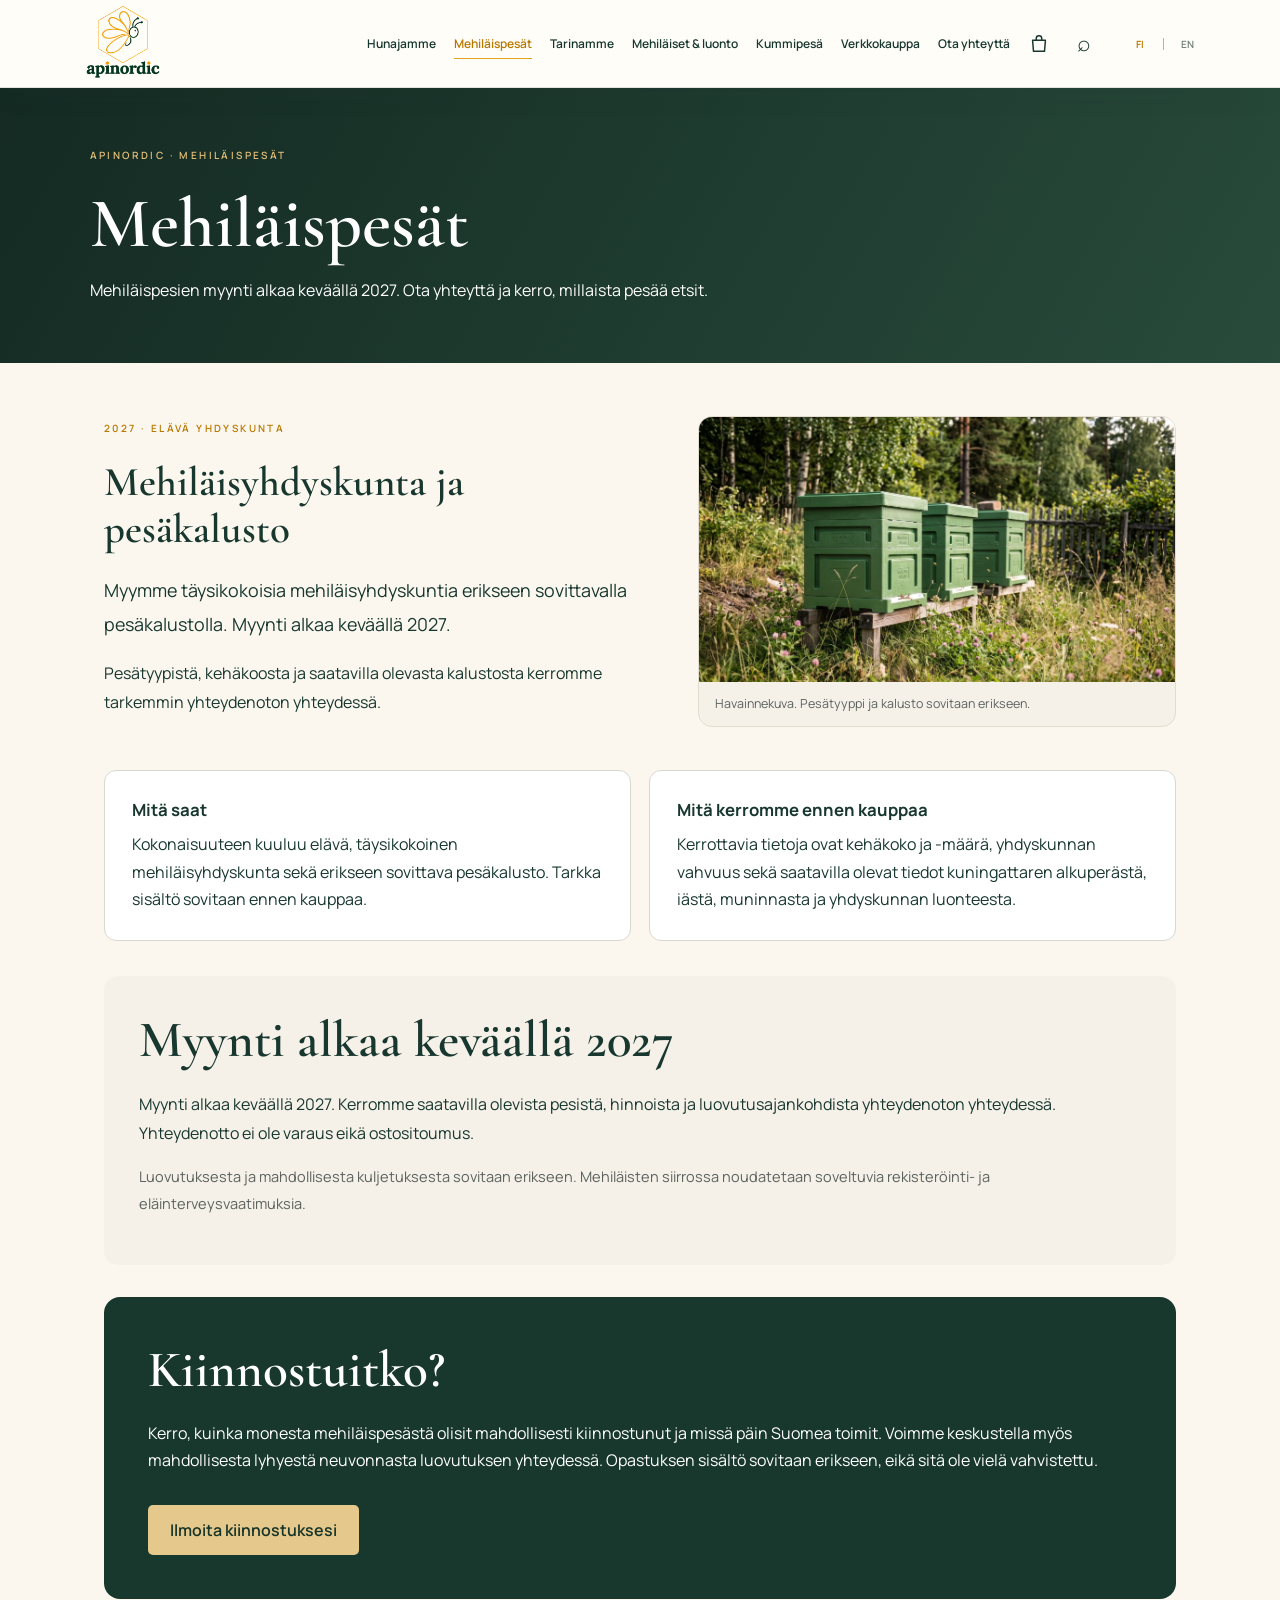
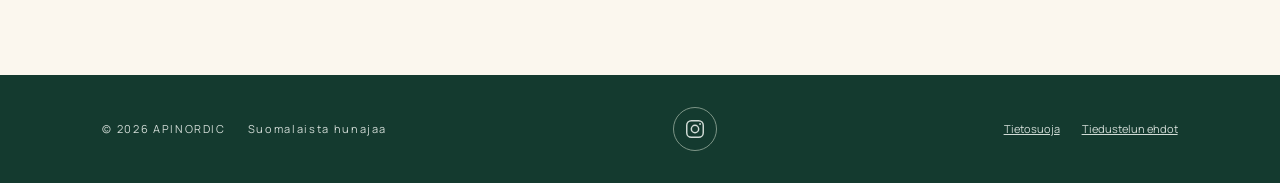
<file: mehilaispesat.html>
<!doctype html>
<html lang="fi">
<head>
<meta charset="UTF-8"><meta name="viewport" content="width=device-width,initial-scale=1">
<meta name="description" content="APINORDICin mehiläispesien myynti alkaa keväällä 2027 Turun seudulla. Kysy lisätietoja pesistä, kalustosta ja saatavuudesta.">
<title>Mehiläispesät | APINORDIC</title>
<link rel="icon" href="assets/apinordic_logo.png">
<link rel="preconnect" href="https://fonts.googleapis.com"><link rel="preconnect" href="https://fonts.gstatic.com" crossorigin>
<link href="https://fonts.googleapis.com/css2?family=Cormorant+Garamond:wght@500;600&family=Manrope:wght@400;500;600&display=swap" rel="stylesheet">
<link rel="stylesheet" href="styles.css?v=contact-refine-20261128">
<style>
.hives-hero{padding:105px max(7%,24px) 75px;background:linear-gradient(120deg,#142a23,#284b3b);color:#fff}.hives-hero .eyebrow{color:#e4bf77}.hives-hero h1{font:600 clamp(3rem,7vw,6rem)/1.02 'Cormorant Garamond',serif;margin:15px 0}.hives-hero p{max-width:650px;line-height:1.8}.hives-container{max-width:1120px;margin:auto;padding:76px 24px}.hives-container h2{font:600 clamp(2.1rem,4vw,3.4rem)/1.15 'Cormorant Garamond',serif;margin:0 0 20px}.hives-intro{font-size:1.12rem;line-height:1.9;max-width:770px}.hives-grid{display:grid;grid-template-columns:repeat(2,minmax(0,1fr));gap:18px;margin:35px 0}.hives-card{border:1px solid #d8d8cf;border-radius:12px;padding:27px;background:#fff}.hives-card h3{margin:0 0 10px;font-size:1.05rem}.hives-card p{margin:0;line-height:1.7}.hives-note{background:#f5f1e8;border-radius:14px;padding:35px;margin:32px 0}.hives-note p{line-height:1.8}.hives-cta{background:#18382d;color:#fff;border-radius:16px;padding:44px}.hives-cta a{display:inline-block;background:#e5c88b;color:#173429;text-decoration:none;padding:14px 22px;border-radius:5px;font-weight:600;margin-top:14px}.hives-cta p{line-height:1.7}.hives-small{color:#5c625e;font-size:.91rem}@media(max-width:680px){.hives-hero{padding:70px 24px}.hives-grid{grid-template-columns:1fr}.hives-container{padding:52px 20px}.hives-cta{padding:27px}}
.hives-overview{display:grid;grid-template-columns:minmax(0,1.15fr) minmax(0,1fr);align-items:center;gap:44px;margin-bottom:38px}.hives-photo{margin:0;background:#f5f1e8;border-radius:14px;overflow:hidden;border:1px solid #e3ddcf}.hives-photo img{display:block;width:100%;height:auto;aspect-ratio:2048/1143}.hives-photo figcaption{padding:12px 16px;font-size:.78rem;line-height:1.6;color:#5c625e}.hives-hero{padding:48px max(7%,24px) 42px}.hives-hero h1{font-size:clamp(2.8rem,5.5vw,4.6rem)}.hives-container{padding-top:48px}.hives-overview h2{font-size:clamp(2rem,3.2vw,2.8rem)}.hives-overview-copy>p:last-child{line-height:1.8}.hives-grid{margin-top:24px}@media(max-width:760px){.hives-overview{grid-template-columns:1fr;gap:24px;margin-bottom:28px}.hives-photo{width:100%;max-width:480px;justify-self:center}.hives-hero{padding:38px 24px 32px}.hives-container{padding-top:32px}.hives-overview .hives-intro{font-size:1rem}}
</style>
<link rel="canonical" href="https://hasanbasri0.github.io/apinordic-website/mehilaispesat.html">
<meta property="og:title" content="Mehiläispesät | APINORDIC">
<meta property="og:description" content="APINORDICin mehiläispesien myynti alkaa keväällä 2027 Turun seudulla. Kysy lisätietoja pesistä, kalustosta ja saatavuudesta.">
<meta property="og:type" content="website">
<meta property="og:url" content="https://hasanbasri0.github.io/apinordic-website/mehilaispesat.html">
<meta property="og:image" content="https://hasanbasri0.github.io/apinordic-website/assets/mehilaispesat-2027.webp">
</head>
<body><a class="skip-link" href="#main-content" data-fi="Siirry sisältöön" data-en="Skip to content">Siirry sisältöön</a>
<header class="nav">
<a class="brand" href="index.html" aria-label="APINORDIC"><img src="assets/apinordic_logo.png" alt="APINORDIC" width="1363" height="1154"></a>
<a class="cart-link cart-mobile" href="ostoskori.html" aria-label="Ostoskori" title="Ostoskori"><svg viewBox="0 0 24 24" aria-hidden="true" stroke-linecap="round" stroke-linejoin="round"><path d="M5 8h14l-1 12H6L5 8z"/><path d="M9 8V6a3 3 0 0 1 6 0v2"/></svg><span class="cart-count" hidden>0</span></a>
<button class="menu" aria-label="Avaa valikko" aria-expanded="false">☰</button>
<nav>
<a href="hunajamme.html" data-fi="Hunajamme" data-en="Our Honey">Hunajamme</a>
<a href="mehilaispesat.html" data-fi="Mehiläispesät" data-en="Bee Colonies">Mehiläispesät</a>
<a href="tarinamme.html" data-fi="Tarinamme" data-en="Our Story">Tarinamme</a>
<a href="mehilaiset-luonto.html" data-fi="Mehiläiset &amp; luonto" data-en="Nature">Mehiläiset &amp; luonto</a>
<a href="pesaosakkuus.html" data-fi="Kummipesä" data-en="Hive Sponsorship">Kummipesä</a>
<a href="verkkokauppa.html" data-fi="Verkkokauppa" data-en="Shop">Verkkokauppa</a>
<a href="yhteystiedot.html" data-fi="Ota yhteyttä" data-en="Contact">Ota yhteyttä</a>
<a class="cart-link cart-desktop" href="ostoskori.html" aria-label="Ostoskori" title="Ostoskori"><svg viewBox="0 0 24 24" aria-hidden="true" stroke-linecap="round" stroke-linejoin="round"><path d="M5 8h14l-1 12H6L5 8z"/><path d="M9 8V6a3 3 0 0 1 6 0v2"/></svg><span class="cart-count" hidden>0</span></a>
<button class="search-toggle" aria-label="Haku" title="Haku">⌕</button>
<span class="lang"><button class="active" data-lang="fi">FI</button><i></i><button data-lang="en">EN</button></span>
</nav>
<div class="search-panel"><div><input id="site-search" type="search" placeholder="Hae sivulta…" data-placeholder-fi="Hae sivulta…" data-placeholder-en="Search this page…"><button class="search-close" aria-label="Sulje">×</button><p id="search-status"></p></div></div>
</header>
<main id="main-content">
<section class="hives-hero">
<p class="eyebrow" data-fi="APINORDIC · MEHILÄISPESÄT" data-en="APINORDIC · BEE COLONIES">APINORDIC · MEHILÄISPESÄT</p>
<h1 data-fi="Mehiläispesät" data-en="Bee Colonies">Mehiläispesät</h1>
<p data-fi="Mehiläispesien myynti alkaa keväällä 2027. Ota yhteyttä ja kerro, millaista pesää etsit." data-en="Bee colony sales begin in spring 2027. Get in touch and tell us what you are looking for.">Mehiläispesien myynti alkaa keväällä 2027. Ota yhteyttä ja kerro, millaista pesää etsit.</p>
</section>

<section class="hives-container">
<div class="hives-overview"><div class="hives-overview-copy">
<p class="eyebrow" data-fi="2027 · ELÄVÄ YHDYSKUNTA" data-en="2027 · LIVE COLONY">2027 · ELÄVÄ YHDYSKUNTA</p>
<h2 data-fi="Mehiläisyhdyskunta ja pesäkalusto" data-en="Bee colony and hive equipment">Mehiläisyhdyskunta ja pesäkalusto</h2>
<p class="hives-intro" data-fi="Myymme täysikokoisia mehiläisyhdyskuntia erikseen sovittavalla pesäkalustolla. Myynti alkaa keväällä 2027." data-en="We sell full-sized bee colonies with separately agreed hive equipment. Sales begin in spring 2027.">Myymme täysikokoisia mehiläisyhdyskuntia erikseen sovittavalla pesäkalustolla. Myynti alkaa keväällä 2027.</p>
<p data-fi="Pesätyypistä, kehäkoosta ja saatavilla olevasta kalustosta kerromme tarkemmin yhteydenoton yhteydessä." data-en="We will discuss hive type, frame size and available equipment when you contact us.">Pesätyypistä, kehäkoosta ja saatavilla olevasta kalustosta kerromme tarkemmin yhteydenoton yhteydessä.</p>
</div><figure class="hives-photo"><img src="assets/mehilaispesat-2027.webp" width="2048" height="1143" alt="Vihreitä mehiläispesiä metsän reunalla" decoding="async"><figcaption data-fi="Havainnekuva. Pesätyyppi ja kalusto sovitaan erikseen." data-en="Illustrative image. Hive type and equipment are agreed separately.">Havainnekuva. Pesätyyppi ja kalusto sovitaan erikseen.</figcaption></figure></div>
<div class="hives-grid">
<article class="hives-card"><h3 data-fi="Mitä saat" data-en="What you would get">Mitä saat</h3><p data-fi="Kokonaisuuteen kuuluu elävä, täysikokoinen mehiläisyhdyskunta sekä erikseen sovittava pesäkalusto. Tarkka sisältö sovitaan ennen kauppaa." data-en="The package includes a live, full-sized bee colony and separately agreed hive equipment. Exact contents are agreed before purchase.">Kokonaisuuteen kuuluu elävä, täysikokoinen mehiläisyhdyskunta sekä erikseen sovittava pesäkalusto. Tarkka sisältö sovitaan ennen kauppaa.</p></article>
<article class="hives-card"><h3 data-fi="Mitä kerromme ennen kauppaa" data-en="What we will tell you before purchase">Mitä kerromme ennen kauppaa</h3><p data-fi="Kerrottavia tietoja ovat kehäkoko ja -määrä, yhdyskunnan vahvuus sekä saatavilla olevat tiedot kuningattaren alkuperästä, iästä, muninnasta ja yhdyskunnan luonteesta." data-en="We will share frame size and count, colony strength, and available information about the queen’s origin, age, laying activity and colony temperament.">Kerrottavia tietoja ovat kehäkoko ja -määrä, yhdyskunnan vahvuus sekä saatavilla olevat tiedot kuningattaren alkuperästä, iästä, muninnasta ja yhdyskunnan luonteesta.</p></article>
</div>
<div class="hives-note"><h2 data-fi="Myynti alkaa keväällä 2027" data-en="Sales begin in spring 2027">Myynti alkaa keväällä 2027</h2>
<p data-fi="Myynti alkaa keväällä 2027. Kerromme saatavilla olevista pesistä, hinnoista ja luovutusajankohdista yhteydenoton yhteydessä. Yhteydenotto ei ole varaus eikä ostositoumus." data-en="Sales begin in spring 2027. Contact us for available colonies, prices and handover dates. An enquiry is not a reservation or commitment to buy.">Myynti alkaa keväällä 2027. Kerromme saatavilla olevista pesistä, hinnoista ja luovutusajankohdista yhteydenoton yhteydessä. Yhteydenotto ei ole varaus eikä ostositoumus.</p>
<p class="hives-small" data-fi="Luovutuksesta ja mahdollisesta kuljetuksesta sovitaan erikseen. Mehiläisten siirrossa noudatetaan soveltuvia rekisteröinti- ja eläinterveysvaatimuksia." data-en="Collection and possible transport will be agreed separately. Bee movements must comply with applicable registration and animal health requirements.">Luovutuksesta ja mahdollisesta kuljetuksesta sovitaan erikseen. Mehiläisten siirrossa noudatetaan soveltuvia rekisteröinti- ja eläinterveysvaatimuksia.</p></div>
<div class="hives-cta"><h2 data-fi="Kiinnostuitko?" data-en="Interested?">Kiinnostuitko?</h2><p data-fi="Kerro, kuinka monesta mehiläispesästä olisit mahdollisesti kiinnostunut ja missä päin Suomea toimit. Voimme keskustella myös mahdollisesta lyhyestä neuvonnasta luovutuksen yhteydessä. Opastuksen sisältö sovitaan erikseen, eikä sitä ole vielä vahvistettu." data-en="Tell us how many bee colonies you might be interested in and where you are located. We can also discuss possible brief guidance at handover. Its scope would be agreed separately and is not yet confirmed.">Kerro, kuinka monesta mehiläispesästä olisit mahdollisesti kiinnostunut ja missä päin Suomea toimit. Voimme keskustella myös mahdollisesta lyhyestä neuvonnasta luovutuksen yhteydessä. Opastuksen sisältö sovitaan erikseen, eikä sitä ole vielä vahvistettu.</p>
<a href="yhteystiedot.html?topic=hives#yhteydenotto" data-fi="Ilmoita kiinnostuksesi" data-en="Register your interest">Ilmoita kiinnostuksesi</a></div>
</section></main>
<footer><div><span>© 2026 APINORDIC</span><span  data-fi="Suomalaista hunajaa" data-en="Finnish Honey">Suomalaista hunajaa</span></div><div class="social-links"><a href="https://www.instagram.com/apinordic/" target="_blank" rel="noopener noreferrer" aria-label="APINORDIC Instagram" class="instagram-icon" title="Instagram"><svg viewBox="0 0 24 24" width="22" height="22" fill="none" stroke="currentColor" stroke-width="1.6" aria-hidden="true" focusable="false"><rect x="3" y="3" width="18" height="18" rx="5"/><circle cx="12" cy="12" r="4"/><circle cx="17.5" cy="6.5" r="1" fill="currentColor" stroke="none"/></svg></a></div><div class="footer-links"><a href="tietosuoja.html" data-fi="Tietosuoja" data-en="Privacy">Tietosuoja</a><a href="tilauspyynnon-ehdot.html" data-fi="Tiedustelun ehdot" data-en="Enquiry terms">Tiedustelun ehdot</a></div></footer>
<script src="script.js?v=stock-sync-20261127"></script>
</body></html>
</file>
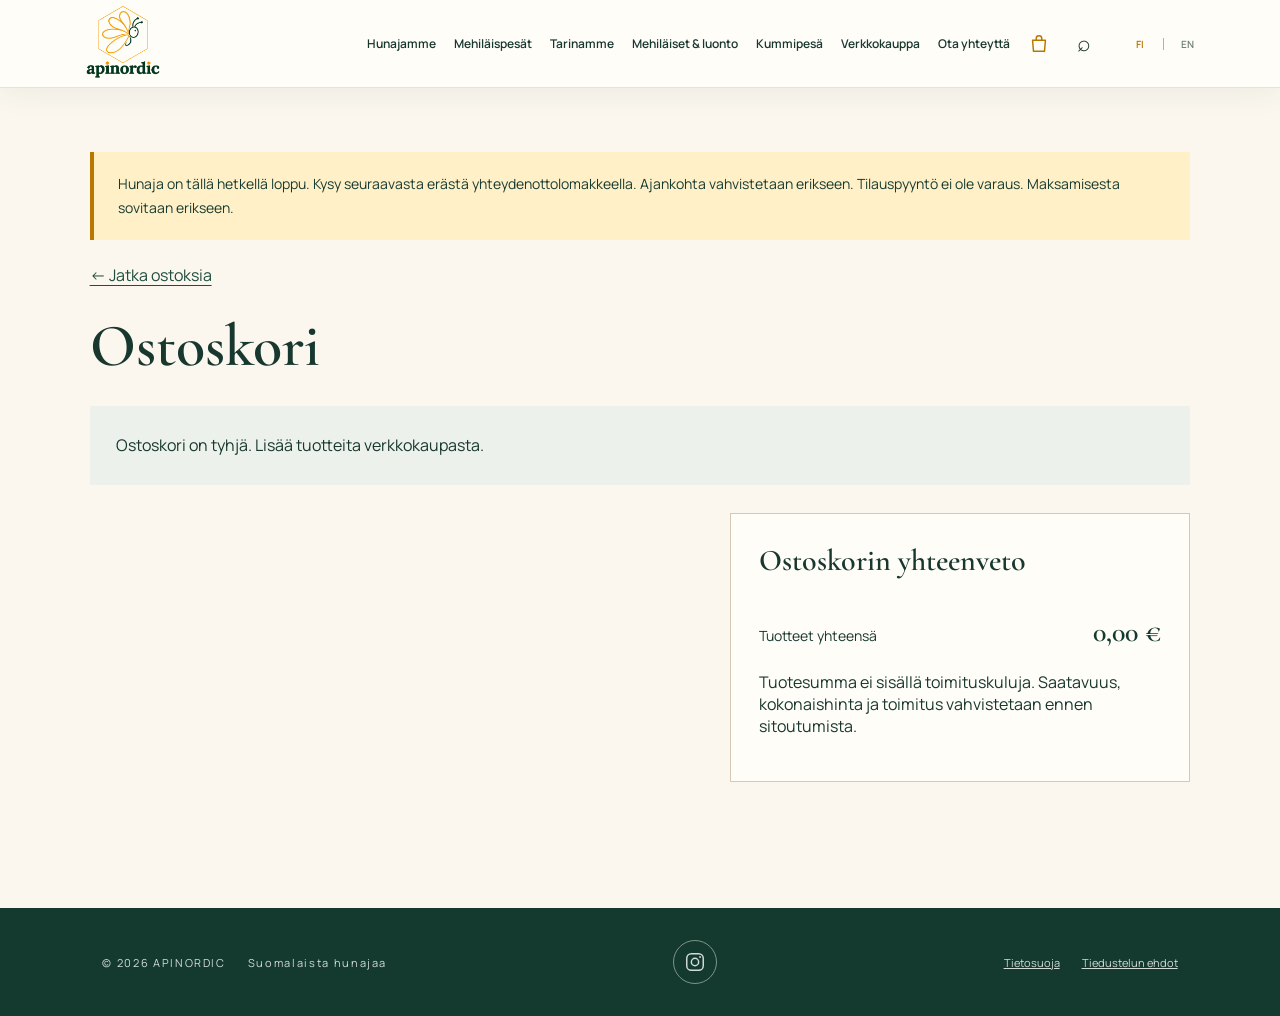
<file: ostoskori.html>
<!doctype html>
<html lang="fi">
<head>
<meta charset="UTF-8">
<meta name="viewport" content="width=device-width,initial-scale=1">
<meta name="description" content="APINORDIC – Ostoskori.">
<title>Ostoskori | APINORDIC</title>
<link rel="icon" href="assets/apinordic_logo.png">
<link rel="preconnect" href="https://fonts.googleapis.com">
<link rel="preconnect" href="https://fonts.gstatic.com" crossorigin>
<link href="https://fonts.googleapis.com/css2?family=Cormorant+Garamond:wght@500;600&family=Manrope:wght@400;500;600&display=swap" rel="stylesheet">
<link rel="stylesheet" href="styles.css?v=contact-refine-20261128">
<link rel="canonical" href="https://hasanbasri0.github.io/apinordic-website/ostoskori.html">
<meta property="og:title" content="Ostoskori | APINORDIC">
<meta property="og:description" content="APINORDIC – Ostoskori.">
<meta property="og:type" content="website">
<meta property="og:url" content="https://hasanbasri0.github.io/apinordic-website/ostoskori.html">
<meta property="og:image" content="https://hasanbasri0.github.io/apinordic-website/assets/apinordic_logo.png">
<meta name="robots" content="noindex,follow">
</head>
<body><a class="skip-link" href="#main-content" data-fi="Siirry sisältöön" data-en="Skip to content">Siirry sisältöön</a>
<header class="nav">
<a class="brand" href="index.html" aria-label="APINORDIC"><img src="assets/apinordic_logo.png" alt="APINORDIC" width="1363" height="1154"></a>
<a class="cart-link cart-mobile" href="ostoskori.html" aria-label="Ostoskori" title="Ostoskori"><svg viewBox="0 0 24 24" aria-hidden="true" stroke-linecap="round" stroke-linejoin="round"><path d="M5 8h14l-1 12H6L5 8z"/><path d="M9 8V6a3 3 0 0 1 6 0v2"/></svg><span class="cart-count" hidden>0</span></a>
<button class="menu" aria-label="Avaa valikko" aria-expanded="false">☰</button>
<nav>
<a href="hunajamme.html" data-fi="Hunajamme" data-en="Our Honey">Hunajamme</a>
<a href="mehilaispesat.html" data-fi="Mehiläispesät" data-en="Bee Colonies">Mehiläispesät</a>
<a href="tarinamme.html" data-fi="Tarinamme" data-en="Our Story">Tarinamme</a>
<a href="mehilaiset-luonto.html" data-fi="Mehiläiset &amp; luonto" data-en="Nature">Mehiläiset &amp; luonto</a>
<a href="pesaosakkuus.html" data-fi="Kummipesä" data-en="Hive Sponsorship">Kummipesä</a>
<a href="verkkokauppa.html" data-fi="Verkkokauppa" data-en="Shop">Verkkokauppa</a>
<a href="yhteystiedot.html" data-fi="Ota yhteyttä" data-en="Contact">Ota yhteyttä</a>
<a class="cart-link cart-desktop" href="ostoskori.html" aria-label="Ostoskori" title="Ostoskori"><svg viewBox="0 0 24 24" aria-hidden="true" stroke-linecap="round" stroke-linejoin="round"><path d="M5 8h14l-1 12H6L5 8z"/><path d="M9 8V6a3 3 0 0 1 6 0v2"/></svg><span class="cart-count" hidden>0</span></a>
<button class="search-toggle" aria-label="Haku" title="Haku">⌕</button>
<span class="lang"><button class="active" data-lang="fi">FI</button><i></i><button data-lang="en">EN</button></span>
</nav>
<div class="search-panel"><div><input id="site-search" type="search" placeholder="Hae sivulta…" data-placeholder-fi="Hae sivulta…" data-placeholder-en="Search this page…"><button class="search-close" aria-label="Sulje">×</button><p id="search-status"></p></div></div>
</header>
<main id="main-content" class="subpage basket-route"><aside class="preview-notice" data-stock-copy="notice" data-fi="Saatavuus näkyy tuotekorteissa. Tilauspyyntö on sitoumukseton, eikä sivustolla peritä maksua." data-en="See product cards for availability. Requests are non-binding and no payment is taken on the site.">Saatavuus näkyy tuotekorteissa. Tilauspyyntö on sitoumukseton, eikä sivustolla peritä maksua.</aside>
<p><a href="verkkokauppa.html" data-fi="← Jatka ostoksia" data-en="← Continue shopping">← Jatka ostoksia</a></p>
<section class="basket-page" id="kori" aria-labelledby="cart-title"><h1 id="cart-title" data-fi="Ostoskori" data-en="Basket">Ostoskori</h1><div id="cart-items"></div><div class="basket-summary"><h3  data-fi="Ostoskorin yhteenveto" data-en="Basket summary">Ostoskorin yhteenveto</h3><div class="cart-total"><span  data-fi="Tuotteet yhteensä" data-en="Product subtotal">Tuotteet yhteensä</span><strong id="cart-total"></strong></div><p  data-fi="Tuotesumma ei sisällä toimituskuluja. Saatavuus, kokonaishinta ja toimitus vahvistetaan ennen sitoutumista." data-en="Product subtotal excludes shipping. Availability, total and delivery are confirmed before you commit.">Tuotesumma ei sisällä toimituskuluja. Saatavuus, kokonaishinta ja toimitus vahvistetaan ennen sitoutumista.</p><a class="button" id="checkout-link" href="tilauspyynto.html" data-fi="Jatka tilauspyyntöön" data-en="Continue to request">Jatka tilauspyyntöön</a></div></section>
</main>
<footer>
<div><span>© 2026 APINORDIC</span><span  data-fi="Suomalaista hunajaa" data-en="Finnish Honey">Suomalaista hunajaa</span></div>
<div class="social-links"><a href="https://www.instagram.com/apinordic/" target="_blank" rel="noopener noreferrer" aria-label="APINORDIC Instagram" class="instagram-icon" title="Instagram"><svg viewBox="0 0 24 24" width="22" height="22" fill="none" stroke="currentColor" stroke-width="1.6" aria-hidden="true" focusable="false"><rect x="3" y="3" width="18" height="18" rx="5"/><circle cx="12" cy="12" r="4"/><circle cx="17.5" cy="6.5" r="1" fill="currentColor" stroke="none"/></svg></a></div>
<div class="footer-links"><a href="tietosuoja.html" data-fi="Tietosuoja" data-en="Privacy">Tietosuoja</a><a href="tilauspyynnon-ehdot.html" data-fi="Tiedustelun ehdot" data-en="Enquiry terms">Tiedustelun ehdot</a></div></footer>
<script src="script.js?v=stock-sync-20261127"></script>

<script src="basket.js"></script>
</body>
</html>
</file>
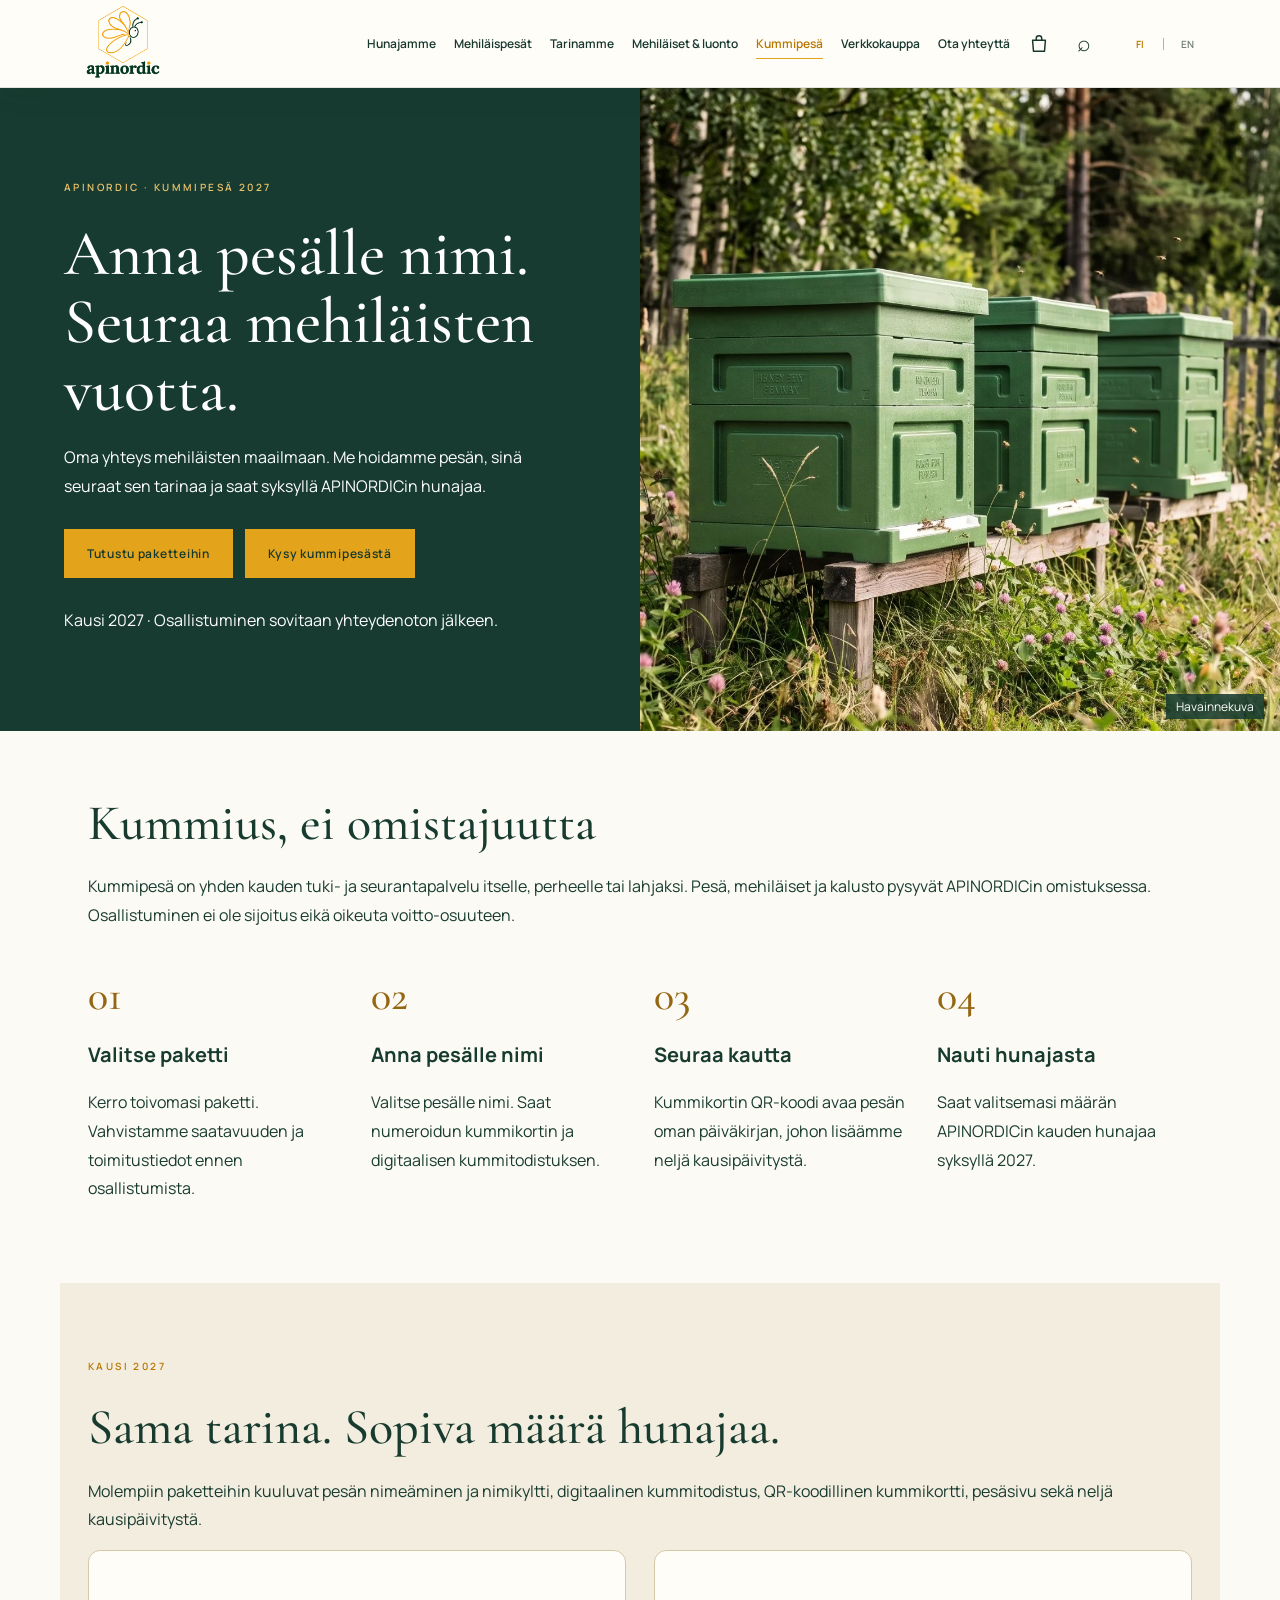
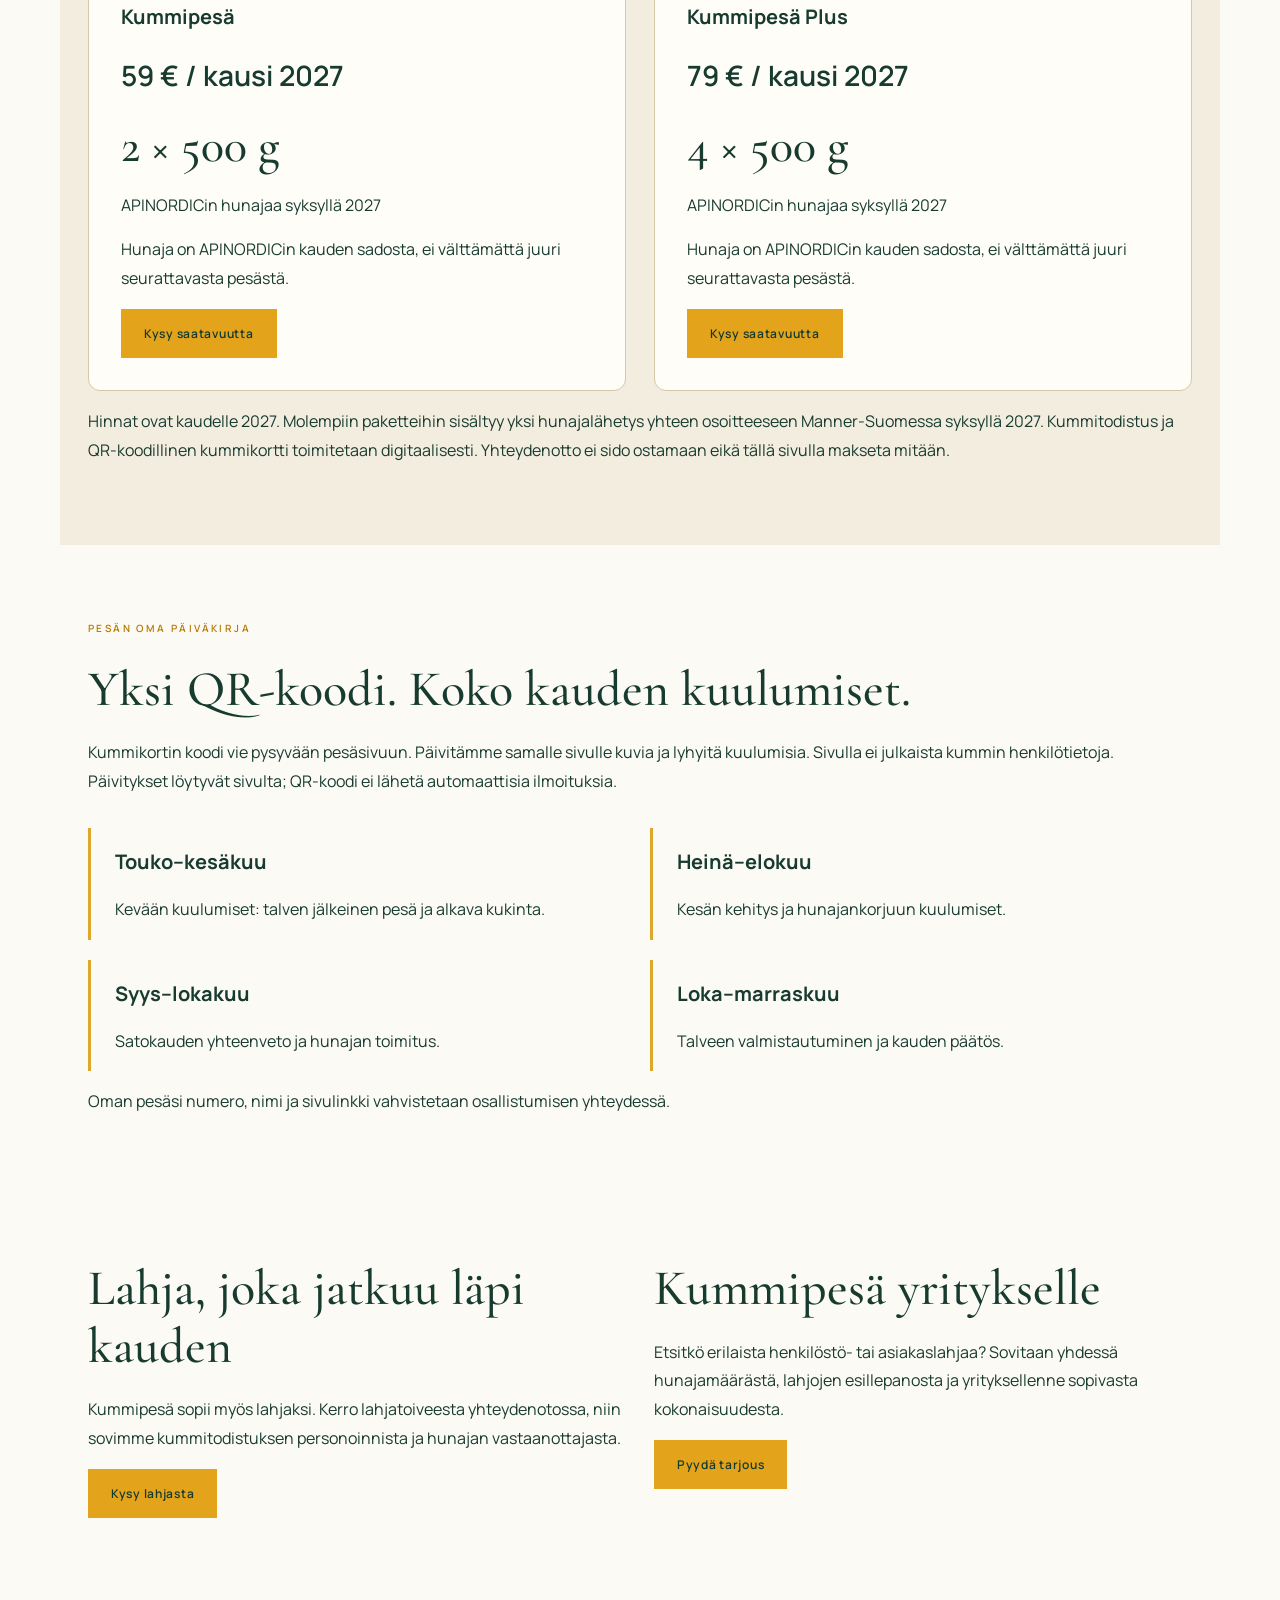
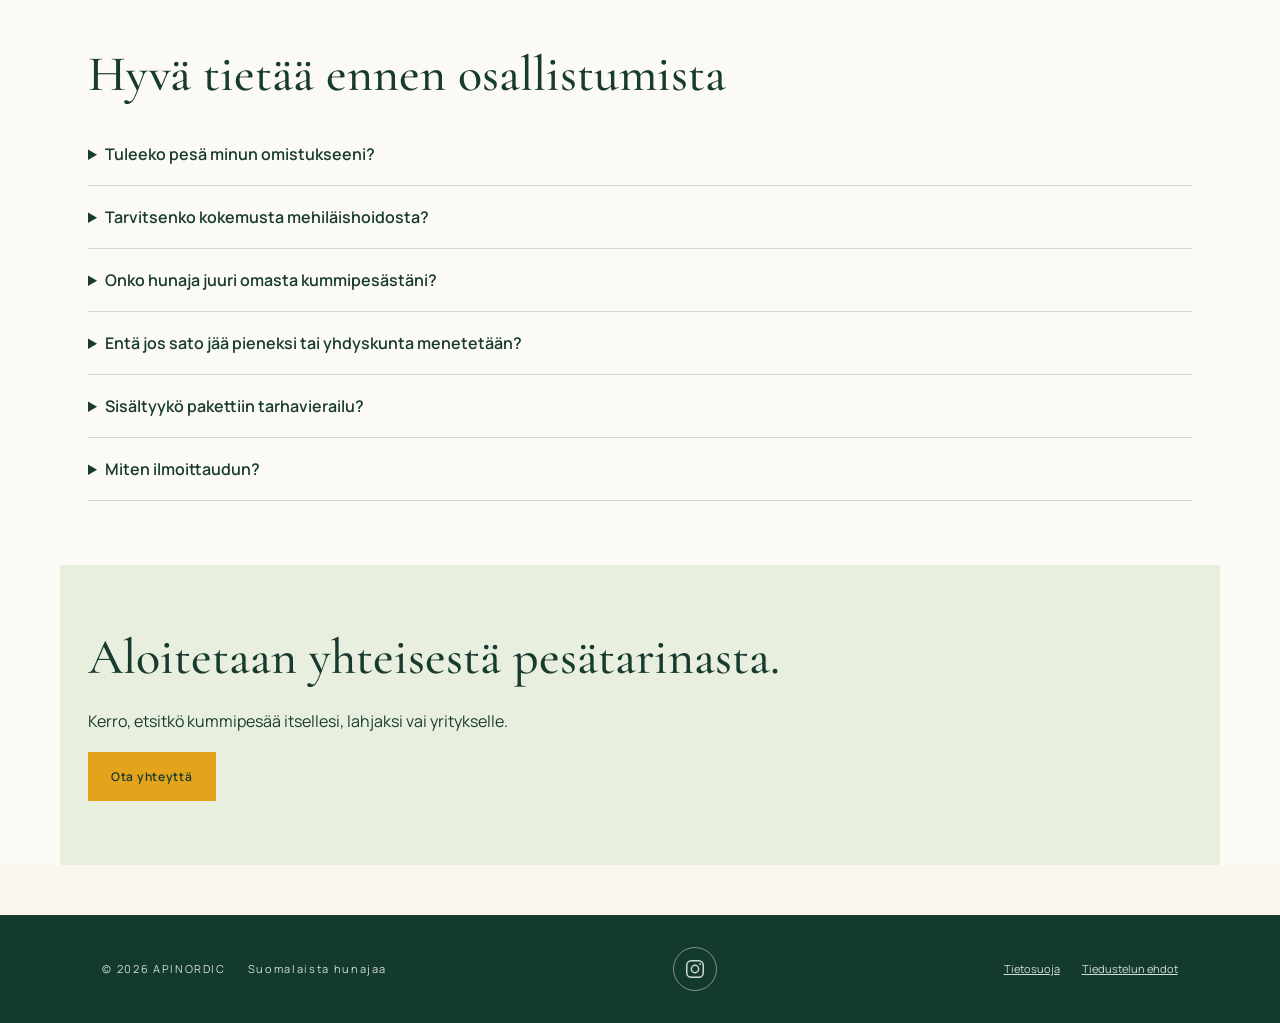
<file: pesaosakkuus.html>
<!doctype html>
<html lang="fi">
<head>
<meta charset="UTF-8">
<meta name="viewport" content="width=device-width,initial-scale=1">
<meta name="description" content="APINORDIC Kummipesä 2027: nimeä pesä, seuraa sen vuotta ja saat syksyllä hunajaa. Tutustu paketteihin ja kysy lisää.">
<title>Kummipesä 2027 | APINORDIC</title>
<link rel="icon" href="assets/apinordic_logo.png">
<link rel="preconnect" href="https://fonts.googleapis.com">
<link rel="preconnect" href="https://fonts.gstatic.com" crossorigin>
<link href="https://fonts.googleapis.com/css2?family=Cormorant+Garamond:wght@500;600&family=Manrope:wght@400;500;600&display=swap" rel="stylesheet">
<link rel="stylesheet" href="styles.css?v=contact-refine-20261128">
<link rel="canonical" href="https://hasanbasri0.github.io/apinordic-website/pesaosakkuus.html">
<meta property="og:title" content="Kummipesä 2027 | APINORDIC">
<meta property="og:description" content="APINORDIC Kummipesä 2027: nimeä pesä, seuraa sen vuotta ja saat syksyllä hunajaa. Tutustu paketteihin ja kysy lisää.">
<meta property="og:type" content="website">
<meta property="og:url" content="https://hasanbasri0.github.io/apinordic-website/pesaosakkuus.html">
<meta property="og:image" content="https://hasanbasri0.github.io/apinordic-website/assets/apinordic_logo.png">
<style>
.kummi-page{background:#fcfaf5;color:#183b30}.kummi-hero{display:grid;grid-template-columns:1fr 1fr;background:#173b30;color:#fff;align-items:stretch}.kummi-hero>div{padding:80px max(28px,5vw)}.kummi-hero h1{font:500 clamp(42px,5vw,76px)/1.06 "Cormorant Garamond",serif;margin:20px 0}.kummi-page p{line-height:1.8}.kummi-hero figure{margin:0;position:relative;min-height:420px}.kummi-hero img{width:100%;height:100%;object-fit:cover;object-position:40% center;display:block}.kummi-hero figcaption{position:absolute;bottom:12px;right:16px;background:#173b30dd;padding:4px 10px;font-size:12px}.kummi-hero .eyebrow{color:#ecc26b}.kummi-actions{display:flex;gap:12px;flex-wrap:wrap;margin:28px 0}.kummi-section{max-width:1160px;margin:auto;padding:64px 28px}.kummi-section h2{font:500 clamp(34px,4vw,50px)/1.15 "Cormorant Garamond",serif;margin:0 0 20px}.kummi-section h3{font-size:20px}.kummi-grid{display:grid;grid-template-columns:1fr 1fr;gap:28px}.kummi-steps{display:grid;grid-template-columns:repeat(4,1fr);gap:28px;margin-top:40px}.kummi-number{font:500 42px "Cormorant Garamond",serif;color:#956713}.kummi-packages{background:#f3eddf}.kummi-package{background:#fffdf8;padding:32px;border:1px solid #d6c7a8;border-radius:12px}.kummi-price{font-size:28px;font-weight:600;margin:16px 0;color:#183b30}.kummi-amount{font:500 48px "Cormorant Garamond",serif!important;margin:16px 0}.kummi-page .button{display:inline-block;max-width:100%;white-space:normal}.kummi-timeline{display:grid;grid-template-columns:1fr 1fr;gap:20px;margin-top:32px}.kummi-timeline article{border-left:3px solid #dda72c;padding:0 24px}.kummi-faq details{padding:20px 0;border-bottom:1px solid #d6d9ce}.kummi-faq summary{cursor:pointer;font-weight:600}.kummi-end{background:#e9efdf;margin-bottom:50px}.kummi-page :focus-visible{outline:3px solid #cf960f;outline-offset:4px}@media(max-width:800px){.kummi-hero{grid-template-columns:1fr}.kummi-hero>div{padding:48px 24px}.kummi-hero figure{min-height:0}.kummi-hero img{height:auto;aspect-ratio:16/9}.kummi-steps,.kummi-grid,.kummi-timeline{grid-template-columns:1fr}.kummi-section{padding:44px 24px}.kummi-steps{gap:18px}}
</style></head>
<body><a class="skip-link" href="#main-content" data-fi="Siirry sisältöön" data-en="Skip to content">Siirry sisältöön</a>
<header class="nav">
<a class="brand" href="index.html" aria-label="APINORDIC"><img src="assets/apinordic_logo.png" alt="APINORDIC" width="1363" height="1154"></a>
<a class="cart-link cart-mobile" href="ostoskori.html" aria-label="Ostoskori" title="Ostoskori"><svg viewBox="0 0 24 24" aria-hidden="true" stroke-linecap="round" stroke-linejoin="round"><path d="M5 8h14l-1 12H6L5 8z"/><path d="M9 8V6a3 3 0 0 1 6 0v2"/></svg><span class="cart-count" hidden>0</span></a>
<button class="menu" aria-label="Avaa valikko" aria-expanded="false">☰</button>
<nav>
<a href="hunajamme.html" data-fi="Hunajamme" data-en="Our Honey">Hunajamme</a>
<a href="mehilaispesat.html" data-fi="Mehiläispesät" data-en="Bee Colonies">Mehiläispesät</a>
<a href="tarinamme.html" data-fi="Tarinamme" data-en="Our Story">Tarinamme</a>
<a href="mehilaiset-luonto.html" data-fi="Mehiläiset &amp; luonto" data-en="Nature">Mehiläiset &amp; luonto</a>
<a href="pesaosakkuus.html" data-fi="Kummipesä" data-en="Hive Sponsorship">Kummipesä</a>
<a href="verkkokauppa.html" data-fi="Verkkokauppa" data-en="Shop">Verkkokauppa</a>
<a href="yhteystiedot.html" data-fi="Ota yhteyttä" data-en="Contact">Ota yhteyttä</a>
<a class="cart-link cart-desktop" href="ostoskori.html" aria-label="Ostoskori" title="Ostoskori"><svg viewBox="0 0 24 24" aria-hidden="true" stroke-linecap="round" stroke-linejoin="round"><path d="M5 8h14l-1 12H6L5 8z"/><path d="M9 8V6a3 3 0 0 1 6 0v2"/></svg><span class="cart-count" hidden>0</span></a>
<button class="search-toggle" aria-label="Haku" title="Haku">⌕</button>
<span class="lang"><button class="active" data-lang="fi">FI</button><i></i><button data-lang="en">EN</button></span>
</nav>
<div class="search-panel"><div><input id="site-search" type="search" placeholder="Hae sivulta…" data-placeholder-fi="Hae sivulta…" data-placeholder-en="Search this page…"><button class="search-close" aria-label="Sulje">×</button><p id="search-status"></p></div></div>
</header>
<main id="main-content" class="kummi-page"><section class="kummi-hero"><div><p class="eyebrow">APINORDIC · KUMMIPESÄ 2027</p><h1  data-fi="Anna pesälle nimi. Seuraa mehiläisten vuotta." data-en="Name a hive. Follow a year with the bees.">Anna pesälle nimi. Seuraa mehiläisten vuotta.</h1><p  data-fi="Oma yhteys mehiläisten maailmaan. Me hoidamme pesän, sinä seuraat sen tarinaa ja saat syksyllä APINORDICin hunajaa." data-en="A personal connection to the world of bees. We care for the hive; you follow its story and receive APINORDIC honey in autumn.">Oma yhteys mehiläisten maailmaan. Me hoidamme pesän, sinä seuraat sen tarinaa ja saat syksyllä APINORDICin hunajaa.</p><div class="kummi-actions"><a class="button" href="#paketit" data-fi="Tutustu paketteihin" data-en="Explore packages">Tutustu paketteihin</a><a class="button" href="yhteystiedot.html?topic=kummi#yhteydenotto" data-fi="Kysy kummipesästä" data-en="Ask about hive sponsorship">Kysy kummipesästä</a></div><p  data-fi="Kausi 2027 · Osallistuminen sovitaan yhteydenoton jälkeen." data-en="Season 2027 · Participation is arranged after your enquiry.">Kausi 2027 · Osallistuminen sovitaan yhteydenoton jälkeen.</p></div><figure><img src="assets/mehilaispesat-2027.webp" width="2048" height="1143" alt="Mehiläispesiä metsän reunalla"><figcaption  data-fi="Havainnekuva" data-en="Illustrative image">Havainnekuva</figcaption></figure></section><section class="kummi-section"><h2  data-fi="Kummius, ei omistajuutta" data-en="Sponsorship, not ownership">Kummius, ei omistajuutta</h2><p  data-fi="Kummipesä on yhden kauden tuki- ja seurantapalvelu itselle, perheelle tai lahjaksi. Pesä, mehiläiset ja kalusto pysyvät APINORDICin omistuksessa. Osallistuminen ei ole sijoitus eikä oikeuta voitto-osuuteen." data-en="Hive sponsorship is a one-season experience for yourself, your family or as a gift. The hive, bees and equipment remain owned by APINORDIC. Participation is not an investment and provides no share of profits.">Kummipesä on yhden kauden tuki- ja seurantapalvelu itselle, perheelle tai lahjaksi. Pesä, mehiläiset ja kalusto pysyvät APINORDICin omistuksessa. Osallistuminen ei ole sijoitus eikä oikeuta voitto-osuuteen.</p><div class="kummi-steps"><article><span class="kummi-number">01</span><h3  data-fi="Valitse paketti" data-en="Choose a package">Valitse paketti</h3><p  data-fi="Kerro toivomasi paketti. Vahvistamme saatavuuden ja toimitustiedot ennen osallistumista." data-en="Tell us your preferred package. We confirm availability and delivery details before participation.">Kerro toivomasi paketti. Vahvistamme saatavuuden ja toimitustiedot ennen osallistumista.</p></article><article><span class="kummi-number">02</span><h3  data-fi="Anna pesälle nimi" data-en="Name your hive">Anna pesälle nimi</h3><p  data-fi="Valitse pesälle nimi. Saat numeroidun kummikortin ja digitaalisen kummitodistuksen." data-en="Choose a hive name. Receive a numbered sponsorship card and digital certificate.">Valitse pesälle nimi. Saat numeroidun kummikortin ja digitaalisen kummitodistuksen.</p></article><article><span class="kummi-number">03</span><h3  data-fi="Seuraa kautta" data-en="Follow the season">Seuraa kautta</h3><p  data-fi="Kummikortin QR-koodi avaa pesän oman päiväkirjan, johon lisäämme neljä kausipäivitystä." data-en="The QR code on your card opens the hive journal, with four seasonal updates.">Kummikortin QR-koodi avaa pesän oman päiväkirjan, johon lisäämme neljä kausipäivitystä.</p></article><article><span class="kummi-number">04</span><h3  data-fi="Nauti hunajasta" data-en="Enjoy the honey">Nauti hunajasta</h3><p  data-fi="Saat valitsemasi määrän APINORDICin kauden hunajaa syksyllä 2027." data-en="Receive your chosen amount of APINORDIC seasonal honey in autumn 2027.">Saat valitsemasi määrän APINORDICin kauden hunajaa syksyllä 2027.</p></article></div></section><section class="kummi-section kummi-packages" id="paketit"><p class="eyebrow" data-fi="KAUSI 2027" data-en="SEASON 2027">KAUSI 2027</p><h2  data-fi="Sama tarina. Sopiva määrä hunajaa." data-en="One story. Your choice of honey.">Sama tarina. Sopiva määrä hunajaa.</h2><p  data-fi="Molempiin paketteihin kuuluvat pesän nimeäminen ja nimikyltti, digitaalinen kummitodistus, QR-koodillinen kummikortti, pesäsivu sekä neljä kausipäivitystä." data-en="Both packages include naming the hive and a name sign, a digital certificate, a QR sponsorship card, a hive page and four seasonal updates.">Molempiin paketteihin kuuluvat pesän nimeäminen ja nimikyltti, digitaalinen kummitodistus, QR-koodillinen kummikortti, pesäsivu sekä neljä kausipäivitystä.</p><div class="kummi-grid"><article class="kummi-package"><h3>Kummipesä</h3><p class="kummi-price" data-fi="59 € / kausi 2027" data-en="€59 / season 2027">59 € / kausi 2027</p><p class="kummi-amount">2 × 500 g</p><p  data-fi="APINORDICin hunajaa syksyllä 2027" data-en="APINORDIC honey in autumn 2027">APINORDICin hunajaa syksyllä 2027</p><p  data-fi="Hunaja on APINORDICin kauden sadosta, ei välttämättä juuri seurattavasta pesästä." data-en="Honey comes from APINORDIC’s seasonal harvest, not necessarily the individual hive you follow.">Hunaja on APINORDICin kauden sadosta, ei välttämättä juuri seurattavasta pesästä.</p><a class="button" href="yhteystiedot.html?topic=kummi#yhteydenotto" data-fi="Kysy saatavuutta" data-en="Ask about availability">Kysy saatavuutta</a></article><article class="kummi-package"><h3>Kummipesä Plus</h3><p class="kummi-price" data-fi="79 € / kausi 2027" data-en="€79 / season 2027">79 € / kausi 2027</p><p class="kummi-amount">4 × 500 g</p><p  data-fi="APINORDICin hunajaa syksyllä 2027" data-en="APINORDIC honey in autumn 2027">APINORDICin hunajaa syksyllä 2027</p><p  data-fi="Hunaja on APINORDICin kauden sadosta, ei välttämättä juuri seurattavasta pesästä." data-en="Honey comes from APINORDIC’s seasonal harvest, not necessarily the individual hive you follow.">Hunaja on APINORDICin kauden sadosta, ei välttämättä juuri seurattavasta pesästä.</p><a class="button" href="yhteystiedot.html?topic=kummi-plus#yhteydenotto" data-fi="Kysy saatavuutta" data-en="Ask about availability">Kysy saatavuutta</a></article></div><p  data-fi="Hinnat ovat kaudelle 2027. Molempiin paketteihin sisältyy yksi hunajalähetys yhteen osoitteeseen Manner-Suomessa syksyllä 2027. Kummitodistus ja QR-koodillinen kummikortti toimitetaan digitaalisesti. Yhteydenotto ei sido ostamaan eikä tällä sivulla makseta mitään." data-en="Prices are for the 2027 season. Both packages include one honey shipment to one address in mainland Finland in autumn 2027. The certificate and QR sponsorship card are delivered digitally. An enquiry is non-binding and no payment is taken on this page.">Hinnat ovat kaudelle 2027. Molempiin paketteihin sisältyy yksi hunajalähetys yhteen osoitteeseen Manner-Suomessa syksyllä 2027. Kummitodistus ja QR-koodillinen kummikortti toimitetaan digitaalisesti. Yhteydenotto ei sido ostamaan eikä tällä sivulla makseta mitään.</p></section><section class="kummi-section kummi-journal"><p class="eyebrow" data-fi="PESÄN OMA PÄIVÄKIRJA" data-en="THE HIVE JOURNAL">PESÄN OMA PÄIVÄKIRJA</p><h2  data-fi="Yksi QR-koodi. Koko kauden kuulumiset." data-en="One QR code. A whole season of stories.">Yksi QR-koodi. Koko kauden kuulumiset.</h2><p  data-fi="Kummikortin koodi vie pysyvään pesäsivuun. Päivitämme samalle sivulle kuvia ja lyhyitä kuulumisia. Sivulla ei julkaista kummin henkilötietoja. Päivitykset löytyvät sivulta; QR-koodi ei lähetä automaattisia ilmoituksia." data-en="Your card links to a permanent hive page with photos and short updates. Sponsor personal details are not published. Check the page for updates; the QR code does not send automatic notifications.">Kummikortin koodi vie pysyvään pesäsivuun. Päivitämme samalle sivulle kuvia ja lyhyitä kuulumisia. Sivulla ei julkaista kummin henkilötietoja. Päivitykset löytyvät sivulta; QR-koodi ei lähetä automaattisia ilmoituksia.</p><div class="kummi-timeline"><article><h3  data-fi="Touko–kesäkuu" data-en="May–June">Touko–kesäkuu</h3><p  data-fi="Kevään kuulumiset: talven jälkeinen pesä ja alkava kukinta." data-en="Spring update: the hive after winter and the first flowers.">Kevään kuulumiset: talven jälkeinen pesä ja alkava kukinta.</p></article><article><h3  data-fi="Heinä–elokuu" data-en="July–August">Heinä–elokuu</h3><p  data-fi="Kesän kehitys ja hunajankorjuun kuulumiset." data-en="Summer development and news from the honey harvest.">Kesän kehitys ja hunajankorjuun kuulumiset.</p></article><article><h3  data-fi="Syys–lokakuu" data-en="September–October">Syys–lokakuu</h3><p  data-fi="Satokauden yhteenveto ja hunajan toimitus." data-en="Harvest summary and honey delivery.">Satokauden yhteenveto ja hunajan toimitus.</p></article><article><h3  data-fi="Loka–marraskuu" data-en="October–November">Loka–marraskuu</h3><p  data-fi="Talveen valmistautuminen ja kauden päätös." data-en="Preparing for winter and closing the season.">Talveen valmistautuminen ja kauden päätös.</p></article></div><p  data-fi="Oman pesäsi numero, nimi ja sivulinkki vahvistetaan osallistumisen yhteydessä." data-en="Your hive number, name and page link are confirmed when participation is arranged.">Oman pesäsi numero, nimi ja sivulinkki vahvistetaan osallistumisen yhteydessä.</p></section><section class="kummi-section kummi-grid"><article><h2  data-fi="Lahja, joka jatkuu läpi kauden" data-en="A gift that lasts through the season">Lahja, joka jatkuu läpi kauden</h2><p  data-fi="Kummipesä sopii myös lahjaksi. Kerro lahjatoiveesta yhteydenotossa, niin sovimme kummitodistuksen personoinnista ja hunajan vastaanottajasta." data-en="Hive sponsorship can also be a gift. Mention it in your enquiry so we can arrange the personalised certificate and honey recipient.">Kummipesä sopii myös lahjaksi. Kerro lahjatoiveesta yhteydenotossa, niin sovimme kummitodistuksen personoinnista ja hunajan vastaanottajasta.</p><a class="button" href="yhteystiedot.html?topic=kummi-gift#yhteydenotto" data-fi="Kysy lahjasta" data-en="Ask about a gift">Kysy lahjasta</a></article><article><h2  data-fi="Kummipesä yritykselle" data-en="Hive sponsorship for businesses">Kummipesä yritykselle</h2><p  data-fi="Etsitkö erilaista henkilöstö- tai asiakaslahjaa? Sovitaan yhdessä hunajamäärästä, lahjojen esillepanosta ja yrityksellenne sopivasta kokonaisuudesta." data-en="Looking for a staff or customer gift? Contact us to discuss honey quantities, gift presentation and a package for your business.">Etsitkö erilaista henkilöstö- tai asiakaslahjaa? Sovitaan yhdessä hunajamäärästä, lahjojen esillepanosta ja yrityksellenne sopivasta kokonaisuudesta.</p><a class="button" href="yhteystiedot.html?topic=kummi-business#yhteydenotto" data-fi="Pyydä tarjous" data-en="Request a quote">Pyydä tarjous</a></article></section><section class="kummi-section kummi-faq"><h2  data-fi="Hyvä tietää ennen osallistumista" data-en="Before you take part">Hyvä tietää ennen osallistumista</h2><details><summary  data-fi="Tuleeko pesä minun omistukseeni?" data-en="Do I own the hive?">Tuleeko pesä minun omistukseeni?</summary><p  data-fi="Ei. Saat sovitun kauden palvelut ja hunajapaketin. Pesä ja mehiläiset jäävät APINORDICille, joka vastaa niiden hoidosta." data-en="No. You receive the agreed seasonal experience and honey package. APINORDIC owns and cares for the hive and bees.">Ei. Saat sovitun kauden palvelut ja hunajapaketin. Pesä ja mehiläiset jäävät APINORDICille, joka vastaa niiden hoidosta.</p></details><details><summary  data-fi="Tarvitsenko kokemusta mehiläishoidosta?" data-en="Do I need beekeeping experience?">Tarvitsenko kokemusta mehiläishoidosta?</summary><p  data-fi="Et tarvitse kokemusta tai omia varusteita. Seuraat pesän vuotta verkossa." data-en="No experience or equipment is needed. You follow the hive online.">Et tarvitse kokemusta tai omia varusteita. Seuraat pesän vuotta verkossa.</p></details><details><summary  data-fi="Onko hunaja juuri omasta kummipesästäni?" data-en="Is the honey from my sponsored hive?">Onko hunaja juuri omasta kummipesästäni?</summary><p  data-fi="Hunaja tulee APINORDICin kauden sadosta. Emme lupaa, että se on erikseen juuri seurattavasta pesästä lingottua." data-en="The honey comes from APINORDIC’s seasonal harvest. We do not promise honey extracted separately from your individual hive.">Hunaja tulee APINORDICin kauden sadosta. Emme lupaa, että se on erikseen juuri seurattavasta pesästä lingottua.</p></details><details><summary  data-fi="Entä jos sato jää pieneksi tai yhdyskunta menetetään?" data-en="What if the harvest is poor or the colony is lost?">Entä jos sato jää pieneksi tai yhdyskunta menetetään?</summary><p  data-fi="Luonnonolosuhteet vaikuttavat pesien kehitykseen ja satoon. Ennen maksua sovimme kirjallisesti, miten hunajan toimitus tai korvaava ratkaisu sekä mahdollinen siirtyminen toisen pesän seurantaan järjestetään." data-en="Natural conditions affect colonies and harvests. Before payment, we agree in writing how honey delivery or an alternative solution, and any switch to following another hive, will be handled.">Luonnonolosuhteet vaikuttavat pesien kehitykseen ja satoon. Ennen maksua sovimme kirjallisesti, miten hunajan toimitus tai korvaava ratkaisu sekä mahdollinen siirtyminen toisen pesän seurantaan järjestetään.</p></details><details><summary  data-fi="Sisältyykö pakettiin tarhavierailu?" data-en="Does the package include an apiary visit?">Sisältyykö pakettiin tarhavierailu?</summary><p  data-fi="Tarhavierailu ei sisälly näihin paketteihin. Kummipesää seurataan oman pesäsivun kautta." data-en="These packages do not include an apiary visit. You follow the hive on its own page.">Tarhavierailu ei sisälly näihin paketteihin. Kummipesää seurataan oman pesäsivun kautta.</p></details><details><summary  data-fi="Miten ilmoittaudun?" data-en="How do I join?">Miten ilmoittaudun?</summary><p  data-fi="Lähetä meille tiedustelu valitsemastasi paketista. Vahvistamme hinnan, toimituksen, saatavuuden ja osallistumisehdot ennen maksua." data-en="Send an enquiry about your preferred package. We confirm price, delivery, availability and participation terms before payment.">Lähetä meille tiedustelu valitsemastasi paketista. Vahvistamme hinnan, toimituksen, saatavuuden ja osallistumisehdot ennen maksua.</p></details></section><section class="kummi-section kummi-end"><h2  data-fi="Aloitetaan yhteisestä pesätarinasta." data-en="Let’s begin your hive story.">Aloitetaan yhteisestä pesätarinasta.</h2><p  data-fi="Kerro, etsitkö kummipesää itsellesi, lahjaksi vai yritykselle." data-en="Tell us whether the sponsorship is for yourself, a gift or a business.">Kerro, etsitkö kummipesää itsellesi, lahjaksi vai yritykselle.</p><a class="button" href="yhteystiedot.html?topic=kummi#yhteydenotto" data-fi="Ota yhteyttä" data-en="Get in touch">Ota yhteyttä</a></section></main>
<footer>
<div><span>© 2026 APINORDIC</span><span  data-fi="Suomalaista hunajaa" data-en="Finnish Honey">Suomalaista hunajaa</span></div>
<div class="social-links"><a href="https://www.instagram.com/apinordic/" target="_blank" rel="noopener noreferrer" aria-label="APINORDIC Instagram" class="instagram-icon" title="Instagram"><svg viewBox="0 0 24 24" width="22" height="22" fill="none" stroke="currentColor" stroke-width="1.6" aria-hidden="true" focusable="false"><rect x="3" y="3" width="18" height="18" rx="5"/><circle cx="12" cy="12" r="4"/><circle cx="17.5" cy="6.5" r="1" fill="currentColor" stroke="none"/></svg></a></div>
<div class="footer-links"><a href="tietosuoja.html" data-fi="Tietosuoja" data-en="Privacy">Tietosuoja</a><a href="tilauspyynnon-ehdot.html" data-fi="Tiedustelun ehdot" data-en="Enquiry terms">Tiedustelun ehdot</a></div></footer>
<script src="script.js?v=stock-sync-20261127"></script>
</body>
</html>
</file>
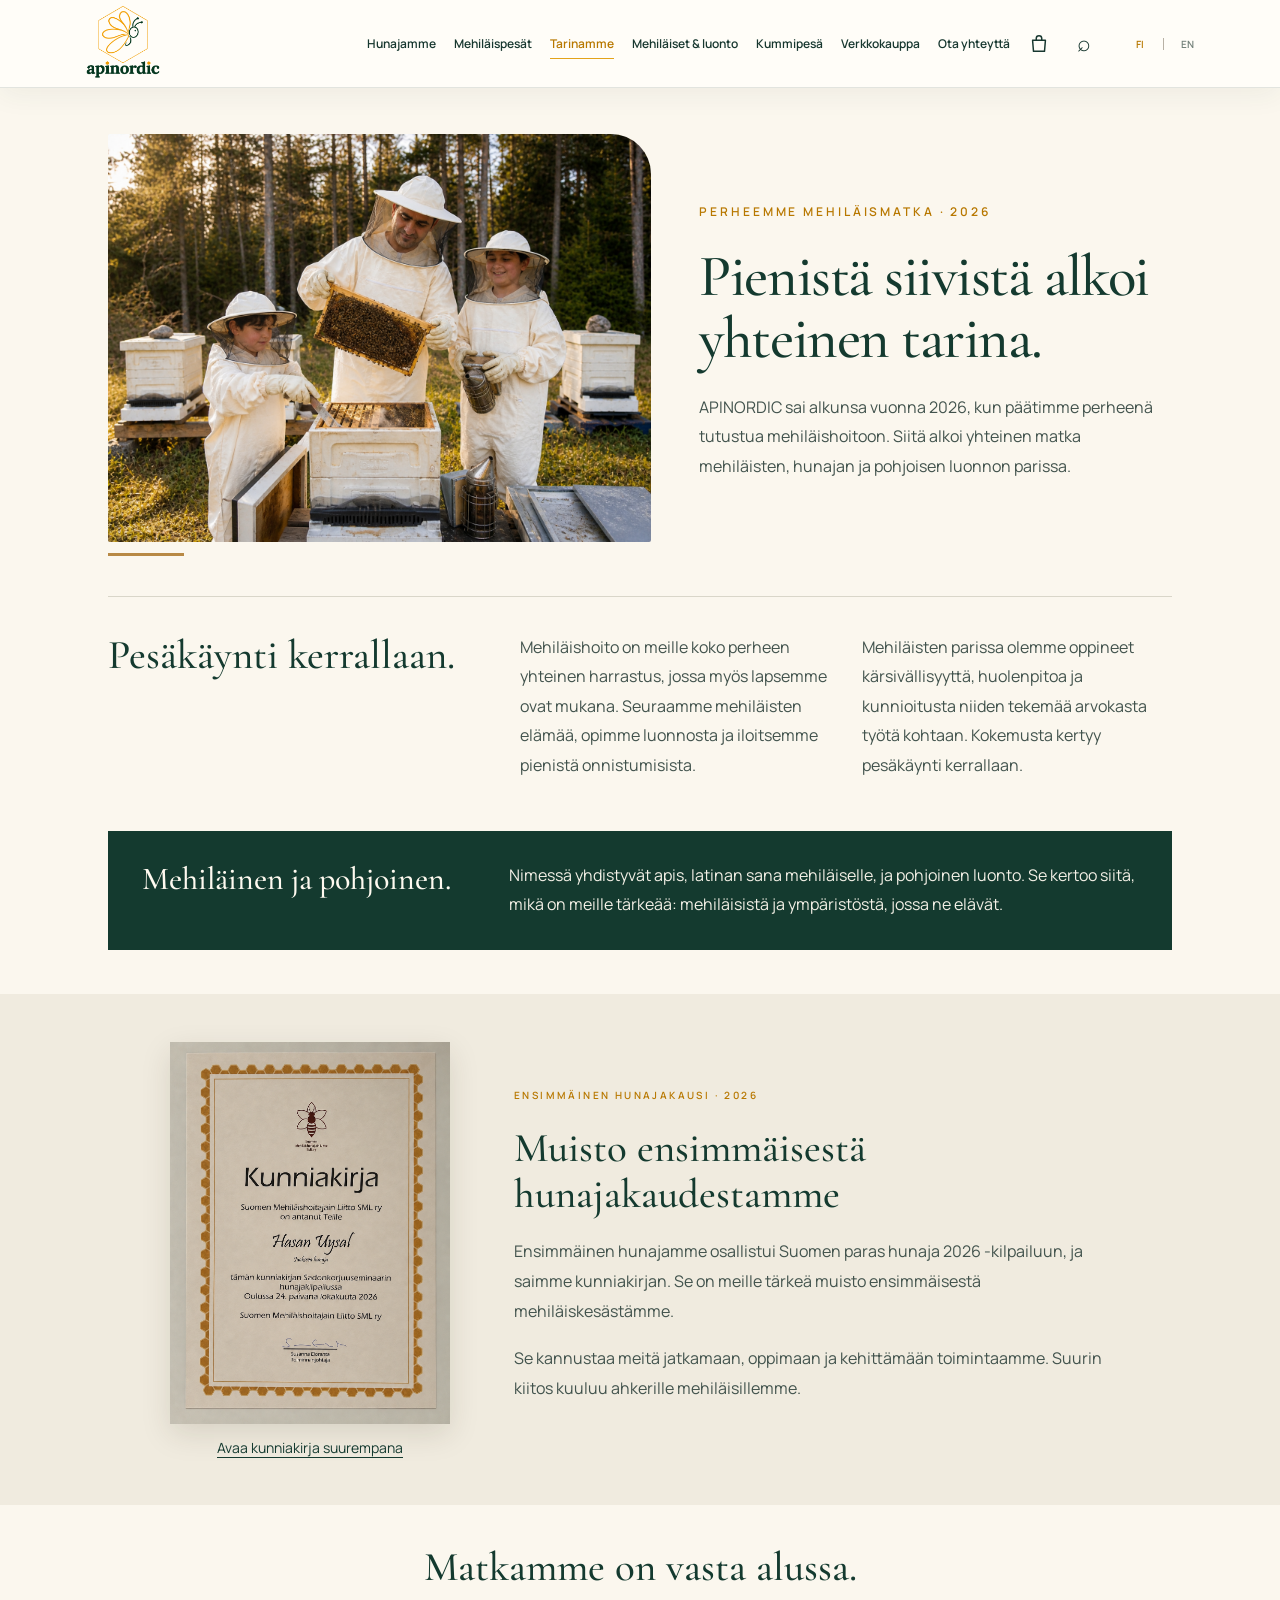
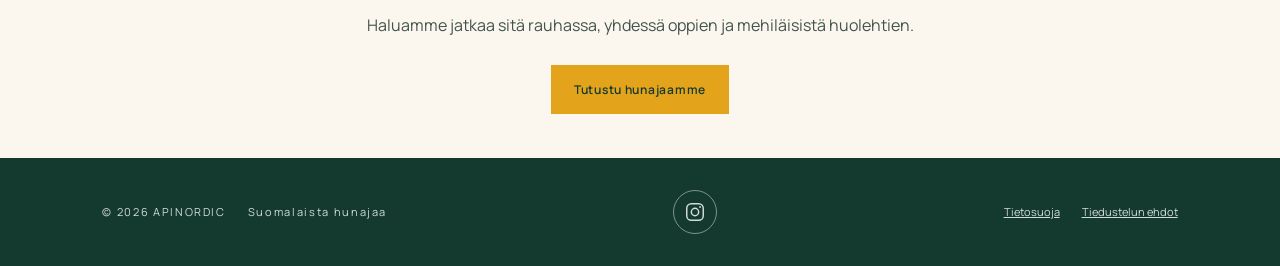
<file: tarinamme.html>
<!doctype html>
<html lang="fi">
<head>
<meta charset="UTF-8">
<meta name="viewport" content="width=device-width,initial-scale=1">
<meta name="description" content="APINORDICin tarina: perheen mehiläismatka alkoi vuonna 2026.">
<title>Tarinamme | APINORDIC</title>
<link rel="icon" href="assets/apinordic_logo.png">
<link rel="preconnect" href="https://fonts.googleapis.com">
<link rel="preconnect" href="https://fonts.gstatic.com" crossorigin>
<link href="https://fonts.googleapis.com/css2?family=Cormorant+Garamond:wght@500;600&family=Manrope:wght@400;500;600&display=swap" rel="stylesheet">
<link rel="stylesheet" href="styles.css?v=contact-refine-20261128">
<link rel="canonical" href="https://hasanbasri0.github.io/apinordic-website/tarinamme.html">
<meta property="og:title" content="Tarinamme | APINORDIC">
<meta property="og:description" content="APINORDICin tarina: perheen mehiläismatka alkoi vuonna 2026.">
<meta property="og:type" content="website">
<meta property="og:url" content="https://hasanbasri0.github.io/apinordic-website/tarinamme.html">
<meta property="og:image" content="https://hasanbasri0.github.io/apinordic-website/assets/apinordic_logo.png">
<style>
.story-refresh{background:var(--cream);color:var(--green2)}
.story-refresh .sr-wrap{max-width:1120px;margin:auto;padding:0 28px}
.sr-hero{padding:64px 0 52px;border-bottom:1px solid #d9d6c9}
.story-refresh h1{font:500 clamp(3.2rem,6vw,5rem)/1.05 "Cormorant Garamond",serif;margin:12px 0 16px}
.story-refresh h2{font:500 clamp(2rem,3.2vw,2.8rem)/1.12 "Cormorant Garamond",serif;margin:0 0 20px}
.story-refresh p:not(.eyebrow){font-size:1rem;line-height:1.85;color:#42534d;margin:0 0 18px}
.story-refresh .sr-subtitle{font-size:1.35rem!important;color:var(--green2)!important;margin-bottom:14px!important}
.sr-hero .sr-lead{max-width:700px}
.sr-family{display:grid;grid-template-columns:1.12fr 1fr;gap:48px;align-items:center;padding-top:56px;padding-bottom:48px}
.sr-family figure{margin:0}.sr-family img{display:block;width:100%;height:auto;border-radius:12px}
.sr-name{border-top:1px solid #d9d6c9;padding:30px 0 42px;display:grid;grid-template-columns:1fr 1.5fr;gap:48px;align-items:start}
.sr-name h2{font-size:2rem}.sr-name p{margin:0!important}
.sr-recognition{background:#f2e8d6;padding:48px 0}
.sr-certificate{display:grid;grid-template-columns:320px 1fr;gap:64px;align-items:center;max-width:940px;margin:auto}
.sr-certificate figure{margin:0}.sr-certificate img{display:block;width:100%;height:auto;box-shadow:0 10px 28px #30271020}
.sr-certificate figcaption{font-size:.875rem;text-align:center;margin-top:14px}.sr-certificate a{color:var(--green2);text-underline-offset:4px}
.sr-close{text-align:center;padding:52px 24px 60px}.sr-close p{max-width:600px;margin:0 auto 24px!important}.sr-close .button{display:inline-block}
@media(max-width:760px){.sr-hero{padding:40px 0 32px}.sr-family{grid-template-columns:1fr;gap:28px;padding-top:32px;padding-bottom:30px}.sr-name{grid-template-columns:1fr;gap:0;padding:28px 0 32px}.sr-certificate{grid-template-columns:1fr;gap:30px}.sr-certificate figure{width:min(100%,300px);margin:auto}.sr-recognition{padding:32px 0}.story-refresh .sr-wrap{padding-left:22px;padding-right:22px}.sr-close{padding:38px 22px 44px}}

/* Photo-led story opening */
.sr-opening{display:grid;grid-template-columns:1.15fr 1fr;align-items:center;gap:48px;padding:46px 0 40px}
.sr-opening figure{margin:0;position:relative;padding-bottom:14px}
.sr-opening figure:after{content:"";position:absolute;bottom:0;left:0;width:76px;height:3px;background:var(--gold)}
.sr-opening img{display:block;width:100%;height:auto;border-radius:2px 40px 2px 2px}
.story-refresh .sr-opening h1{font-size:clamp(2.7rem,4.6vw,4.15rem);line-height:1.04;margin:16px 0 24px;letter-spacing:-.025em}
.sr-opening .eyebrow{line-height:1.7;font-size:.75rem}.sr-opening-copy{padding:12px 0}
.sr-learning{display:grid;grid-template-columns:.8fr 1.5fr;gap:64px;border-top:1px solid #d9d6c9;padding:36px 0 32px}
.sr-learning>div{columns:2;column-gap:32px}.sr-learning p{break-inside:avoid}
.sr-name{background:var(--green2);color:#fffaf0;padding:30px 34px;margin-bottom:44px;border:0;gap:32px;grid-template-columns:.8fr 1.5fr}
.sr-name h2{color:#fffaf0}.story-refresh .sr-name p{color:#f3f0e6}
.sr-recognition{background:#f0ebdf}.sr-certificate{grid-template-columns:280px 1fr;gap:64px}
.sr-close{padding-top:40px;padding-bottom:44px}
@media(max-width:760px){.sr-opening{grid-template-columns:1fr;gap:20px;padding:26px 0 28px}.sr-opening-copy{padding:0}.sr-opening img{border-top-right-radius:28px}.story-refresh .sr-opening h1{font-size:2.8rem;margin:12px 0 18px}.sr-learning{grid-template-columns:1fr;gap:0;padding:28px 0 18px}.sr-learning>div{columns:auto}.sr-name{grid-template-columns:1fr;padding:26px 24px;margin-bottom:30px;gap:0}.sr-certificate{grid-template-columns:1fr;gap:28px}}
</style>
</head>
<body><a class="skip-link" href="#main-content" data-fi="Siirry sisältöön" data-en="Skip to content">Siirry sisältöön</a>
<header class="nav">
<a class="brand" href="index.html" aria-label="APINORDIC"><img src="assets/apinordic_logo.png" alt="APINORDIC" width="1363" height="1154"></a>
<a class="cart-link cart-mobile" href="ostoskori.html" aria-label="Ostoskori" title="Ostoskori"><svg viewBox="0 0 24 24" aria-hidden="true" stroke-linecap="round" stroke-linejoin="round"><path d="M5 8h14l-1 12H6L5 8z"/><path d="M9 8V6a3 3 0 0 1 6 0v2"/></svg><span class="cart-count" hidden>0</span></a>
<button class="menu" aria-label="Avaa valikko" aria-expanded="false">☰</button>
<nav>
<a href="hunajamme.html" data-fi="Hunajamme" data-en="Our Honey">Hunajamme</a>
<a href="mehilaispesat.html" data-fi="Mehiläispesät" data-en="Bee Colonies">Mehiläispesät</a>
<a href="tarinamme.html" data-fi="Tarinamme" data-en="Our Story">Tarinamme</a>
<a href="mehilaiset-luonto.html" data-fi="Mehiläiset &amp; luonto" data-en="Nature">Mehiläiset &amp; luonto</a>
<a href="pesaosakkuus.html" data-fi="Kummipesä" data-en="Hive Sponsorship">Kummipesä</a>
<a href="verkkokauppa.html" data-fi="Verkkokauppa" data-en="Shop">Verkkokauppa</a>
<a href="yhteystiedot.html" data-fi="Ota yhteyttä" data-en="Contact">Ota yhteyttä</a>
<a class="cart-link cart-desktop" href="ostoskori.html" aria-label="Ostoskori" title="Ostoskori"><svg viewBox="0 0 24 24" aria-hidden="true" stroke-linecap="round" stroke-linejoin="round"><path d="M5 8h14l-1 12H6L5 8z"/><path d="M9 8V6a3 3 0 0 1 6 0v2"/></svg><span class="cart-count" hidden>0</span></a>
<button class="search-toggle" aria-label="Haku" title="Haku">⌕</button>
<span class="lang"><button class="active" data-lang="fi">FI</button><i></i><button data-lang="en">EN</button></span>
</nav>
<div class="search-panel"><div><input id="site-search" type="search" placeholder="Hae sivulta…" data-placeholder-fi="Hae sivulta…" data-placeholder-en="Search this page…"><button class="search-close" aria-label="Sulje">×</button><p id="search-status"></p></div></div>
</header>
<main id="main-content" class="subpage story-refresh"><div class="sr-wrap"><section class="sr-opening"><figure><img src="assets/perhe-mehilaiset.jpg" width="1448" height="1086" alt="Mehiläispesän tarkastelua yhdessä suojavarusteissa" decoding="async"></figure><div class="sr-opening-copy"><p class="eyebrow" data-fi="PERHEEMME MEHILÄISMATKA · 2026" data-en="OUR FAMILY’S BEEKEEPING JOURNEY · 2026">PERHEEMME MEHILÄISMATKA · 2026</p><h1 data-fi="Pienistä siivistä alkoi yhteinen tarina." data-en="Tiny wings. A shared beginning.">Pienistä siivistä alkoi yhteinen tarina.</h1><p class="sr-lead" data-fi="APINORDIC sai alkunsa vuonna 2026, kun päätimme perheenä tutustua mehiläishoitoon. Siitä alkoi yhteinen matka mehiläisten, hunajan ja pohjoisen luonnon parissa." data-en="APINORDIC began in 2026 when our family decided to explore beekeeping. It was the start of a shared journey with bees, honey and Nordic nature.">APINORDIC sai alkunsa vuonna 2026, kun päätimme perheenä tutustua mehiläishoitoon. Siitä alkoi yhteinen matka mehiläisten, hunajan ja pohjoisen luonnon parissa.</p></div></section><section class="sr-learning"><h2 data-fi="Pesäkäynti kerrallaan." data-en="One hive visit at a time.">Pesäkäynti kerrallaan.</h2><div><p data-fi="Mehiläishoito on meille koko perheen yhteinen harrastus, jossa myös lapsemme ovat mukana. Seuraamme mehiläisten elämää, opimme luonnosta ja iloitsemme pienistä onnistumisista." data-en="Beekeeping is something we share as a family, with our children taking part too. We follow the life of the bees, learn about nature and celebrate small successes.">Mehiläishoito on meille koko perheen yhteinen harrastus, jossa myös lapsemme ovat mukana. Seuraamme mehiläisten elämää, opimme luonnosta ja iloitsemme pienistä onnistumisista.</p><p data-fi="Mehiläisten parissa olemme oppineet kärsivällisyyttä, huolenpitoa ja kunnioitusta niiden tekemää arvokasta työtä kohtaan. Kokemusta kertyy pesäkäynti kerrallaan." data-en="The bees have taught us patience, care and respect for their valuable work. We gain experience with every visit to the hives.">Mehiläisten parissa olemme oppineet kärsivällisyyttä, huolenpitoa ja kunnioitusta niiden tekemää arvokasta työtä kohtaan. Kokemusta kertyy pesäkäynti kerrallaan.</p></div></section><section class="sr-name"><h2 data-fi="Mehiläinen ja pohjoinen." data-en="The bee and the North.">Mehiläinen ja pohjoinen.</h2><p data-fi="Nimessä yhdistyvät apis, latinan sana mehiläiselle, ja pohjoinen luonto. Se kertoo siitä, mikä on meille tärkeää: mehiläisistä ja ympäristöstä, jossa ne elävät." data-en="Our name brings together apis, the Latin word for bee, and Nordic nature. It reflects what matters to us: the bees and the environment they live in.">Nimessä yhdistyvät apis, latinan sana mehiläiselle, ja pohjoinen luonto. Se kertoo siitä, mikä on meille tärkeää: mehiläisistä ja ympäristöstä, jossa ne elävät.</p></section></div><section class="sr-recognition"><div class="sr-wrap"><div class="sr-certificate"><figure><a href="assets/kunniakirja.png"><img src="assets/kunniakirja.png" alt="Suomen Mehiläishoitajain Liitto SML ry:n kunniakirja, Oulu 24.10.2026" loading="lazy"></a><figcaption><a href="assets/kunniakirja.png"><span data-fi="Avaa kunniakirja suurempana" data-en="View the full-size certificate">Avaa kunniakirja suurempana</span></a></figcaption></figure><div><p class="eyebrow" data-fi="ENSIMMÄINEN HUNAJAKAUSI · 2026" data-en="OUR FIRST HONEY SEASON · 2026">ENSIMMÄINEN HUNAJAKAUSI · 2026</p><h2 data-fi="Muisto ensimmäisestä hunajakaudestamme" data-en="A memory of our first honey season">Muisto ensimmäisestä hunajakaudestamme</h2><p data-fi="Ensimmäinen hunajamme osallistui Suomen paras hunaja 2026 -kilpailuun, ja saimme kunniakirjan. Se on meille tärkeä muisto ensimmäisestä mehiläiskesästämme." data-en="Our first honey took part in the Finland’s Best Honey 2026 competition, and we received a certificate of honour. It is a special memory of our first beekeeping summer.">Ensimmäinen hunajamme osallistui Suomen paras hunaja 2026 -kilpailuun, ja saimme kunniakirjan. Se on meille tärkeä muisto ensimmäisestä mehiläiskesästämme.</p><p data-fi="Se kannustaa meitä jatkamaan, oppimaan ja kehittämään toimintaamme. Suurin kiitos kuuluu ahkerille mehiläisillemme." data-en="It encourages us to keep going, learning and improving. Our greatest thanks go to our hardworking bees.">Se kannustaa meitä jatkamaan, oppimaan ja kehittämään toimintaamme. Suurin kiitos kuuluu ahkerille mehiläisillemme.</p></div></div></div></section><section class="sr-close"><h2 data-fi="Matkamme on vasta alussa." data-en="Our journey is only beginning.">Matkamme on vasta alussa.</h2><p data-fi="Haluamme jatkaa sitä rauhassa, yhdessä oppien ja mehiläisistä huolehtien." data-en="We want to continue patiently, learning together and caring for our bees.">Haluamme jatkaa sitä rauhassa, yhdessä oppien ja mehiläisistä huolehtien.</p><a class="button" href="hunajamme.html"><span data-fi="Tutustu hunajaamme" data-en="Discover our honey">Tutustu hunajaamme</span></a></section></main>
<footer>
<div><span>© 2026 APINORDIC</span><span  data-fi="Suomalaista hunajaa" data-en="Finnish Honey">Suomalaista hunajaa</span></div>
<div class="social-links"><a href="https://www.instagram.com/apinordic/" target="_blank" rel="noopener noreferrer" aria-label="APINORDIC Instagram" class="instagram-icon" title="Instagram"><svg viewBox="0 0 24 24" width="22" height="22" fill="none" stroke="currentColor" stroke-width="1.6" aria-hidden="true" focusable="false"><rect x="3" y="3" width="18" height="18" rx="5"/><circle cx="12" cy="12" r="4"/><circle cx="17.5" cy="6.5" r="1" fill="currentColor" stroke="none"/></svg></a></div>
<div class="footer-links"><a href="tietosuoja.html" data-fi="Tietosuoja" data-en="Privacy">Tietosuoja</a><a href="tilauspyynnon-ehdot.html" data-fi="Tiedustelun ehdot" data-en="Enquiry terms">Tiedustelun ehdot</a></div></footer>
<script src="script.js?v=stock-sync-20261127"></script>
</body>
</html>
</file>
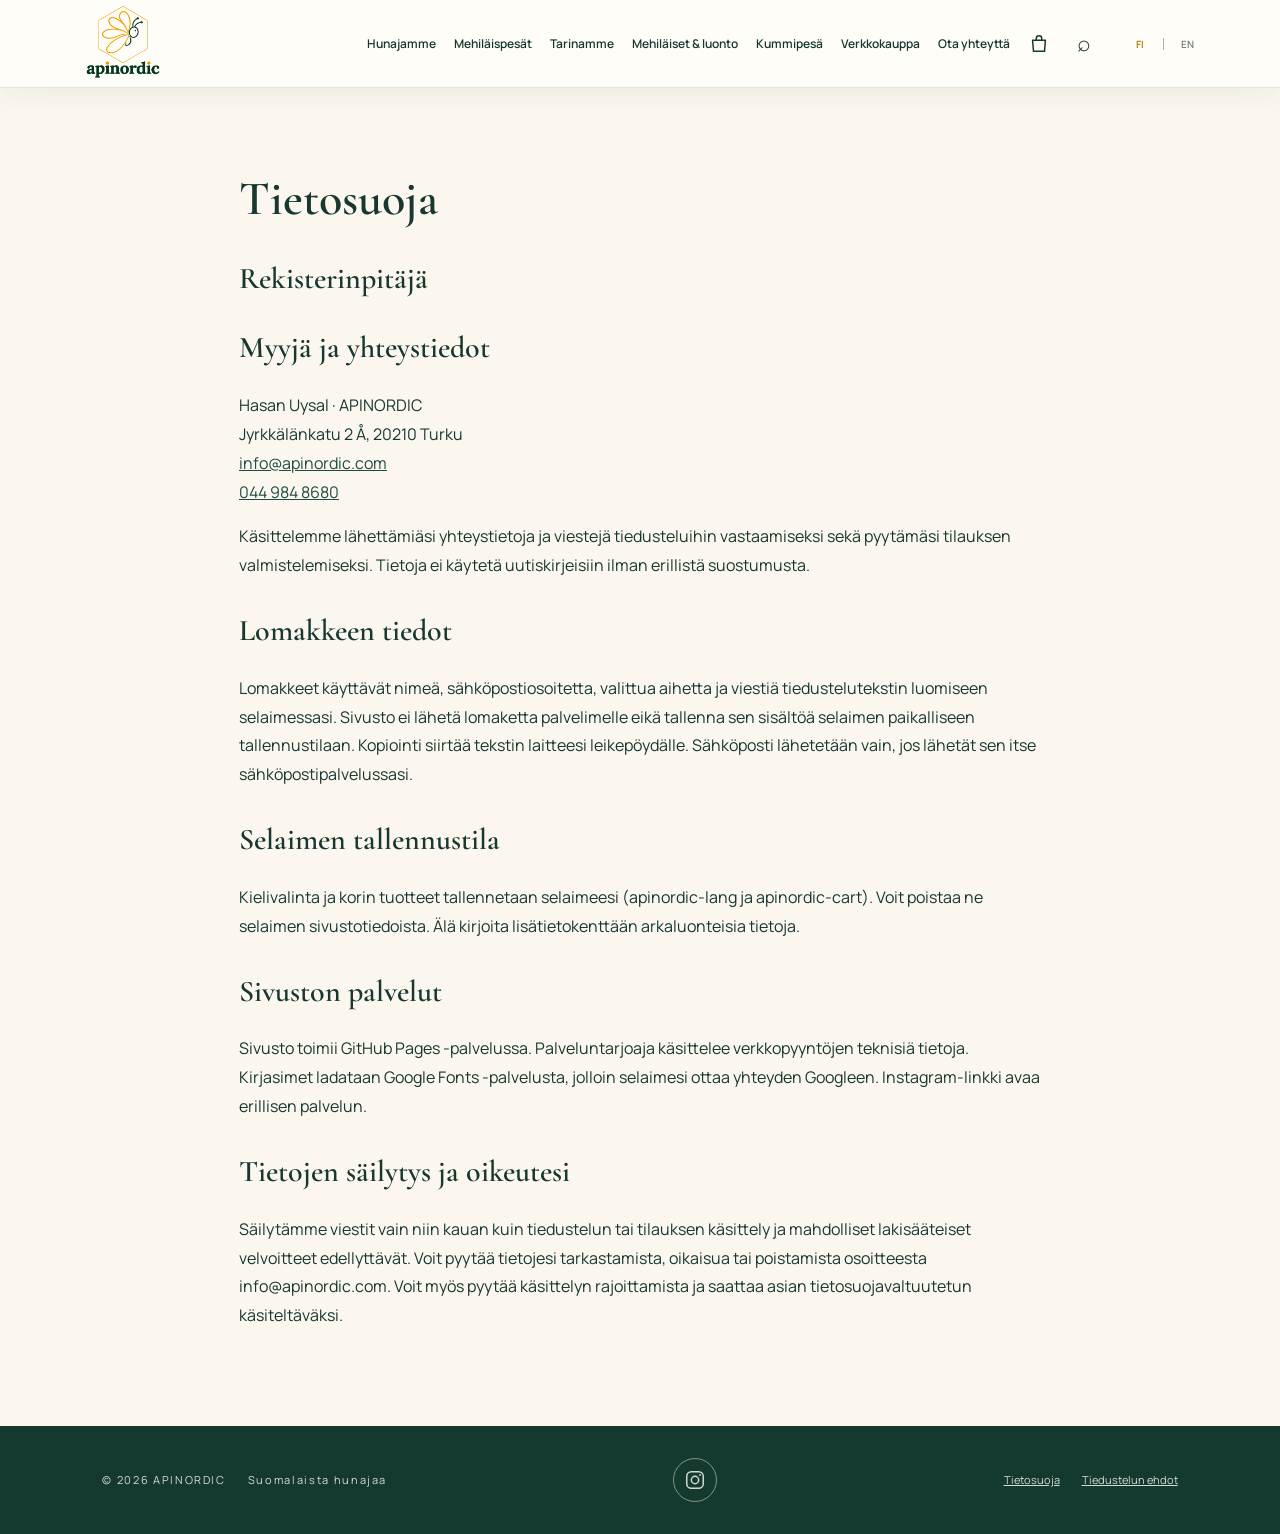
<file: tietosuoja.html>
<!doctype html>
<html lang="fi">
<head>
<meta charset="UTF-8">
<meta name="viewport" content="width=device-width,initial-scale=1">
<meta name="description" content="Ota yhteyttä APINORDICiin: info@apinordic.com, Instagram @apinordic.">
<title>Tietosuoja | APINORDIC</title>
<link rel="icon" href="assets/apinordic_logo.png">
<link rel="preconnect" href="https://fonts.googleapis.com">
<link rel="preconnect" href="https://fonts.gstatic.com" crossorigin>
<link href="https://fonts.googleapis.com/css2?family=Cormorant+Garamond:wght@500;600&family=Manrope:wght@400;500;600&display=swap" rel="stylesheet">
<link rel="stylesheet" href="styles.css?v=contact-refine-20261128">
<link rel="canonical" href="https://hasanbasri0.github.io/apinordic-website/tietosuoja.html">
<meta property="og:title" content="Tietosuoja | APINORDIC">
<meta property="og:description" content="Ota yhteyttä APINORDICiin: info@apinordic.com, Instagram @apinordic.">
<meta property="og:type" content="website">
<meta property="og:url" content="https://hasanbasri0.github.io/apinordic-website/tietosuoja.html">
<meta property="og:image" content="https://hasanbasri0.github.io/apinordic-website/assets/apinordic_logo.png">
</head>
<body><a class="skip-link" href="#main-content" data-fi="Siirry sisältöön" data-en="Skip to content">Siirry sisältöön</a>
<header class="nav">
<a class="brand" href="index.html" aria-label="APINORDIC"><img src="assets/apinordic_logo.png" alt="APINORDIC" width="1363" height="1154"></a>
<a class="cart-link cart-mobile" href="ostoskori.html" aria-label="Ostoskori" title="Ostoskori"><svg viewBox="0 0 24 24" aria-hidden="true" stroke-linecap="round" stroke-linejoin="round"><path d="M5 8h14l-1 12H6L5 8z"/><path d="M9 8V6a3 3 0 0 1 6 0v2"/></svg><span class="cart-count" hidden>0</span></a>
<button class="menu" aria-label="Avaa valikko" aria-expanded="false">☰</button>
<nav>
<a href="hunajamme.html" data-fi="Hunajamme" data-en="Our Honey">Hunajamme</a>
<a href="mehilaispesat.html" data-fi="Mehiläispesät" data-en="Bee Colonies">Mehiläispesät</a>
<a href="tarinamme.html" data-fi="Tarinamme" data-en="Our Story">Tarinamme</a>
<a href="mehilaiset-luonto.html" data-fi="Mehiläiset &amp; luonto" data-en="Nature">Mehiläiset &amp; luonto</a>
<a href="pesaosakkuus.html" data-fi="Kummipesä" data-en="Hive Sponsorship">Kummipesä</a>
<a href="verkkokauppa.html" data-fi="Verkkokauppa" data-en="Shop">Verkkokauppa</a>
<a href="yhteystiedot.html" data-fi="Ota yhteyttä" data-en="Contact">Ota yhteyttä</a>
<a class="cart-link cart-desktop" href="ostoskori.html" aria-label="Ostoskori" title="Ostoskori"><svg viewBox="0 0 24 24" aria-hidden="true" stroke-linecap="round" stroke-linejoin="round"><path d="M5 8h14l-1 12H6L5 8z"/><path d="M9 8V6a3 3 0 0 1 6 0v2"/></svg><span class="cart-count" hidden>0</span></a>
<button class="search-toggle" aria-label="Haku" title="Haku">⌕</button>
<span class="lang"><button class="active" data-lang="fi">FI</button><i></i><button data-lang="en">EN</button></span>
</nav>
<div class="search-panel"><div><input id="site-search" type="search" placeholder="Hae sivulta…" data-placeholder-fi="Hae sivulta…" data-placeholder-en="Search this page…"><button class="search-close" aria-label="Sulje">×</button><p id="search-status"></p></div></div>
</header>
<main id="main-content" class="request-terms"><h1  data-fi="Tietosuoja" data-en="Privacy">Tietosuoja</h1><h2  data-fi="Rekisterinpitäjä" data-en="Data controller">Rekisterinpitäjä</h2><h2  data-fi="Myyjä ja yhteystiedot" data-en="Seller and contact details">Myyjä ja yhteystiedot</h2><p>Hasan Uysal · APINORDIC<br>Jyrkkälänkatu 2 Å, 20210 Turku<br><a href="mailto:info@apinordic.com">info@apinordic.com</a><br><a href="tel:+358449848680">044 984 8680</a></p><p  data-fi="Käsittelemme lähettämiäsi yhteystietoja ja viestejä tiedusteluihin vastaamiseksi sekä pyytämäsi tilauksen valmistelemiseksi. Tietoja ei käytetä uutiskirjeisiin ilman erillistä suostumusta." data-en="We use the contact details and messages you send to answer enquiries and prepare a requested order. They are not used for newsletters without separate consent.">Käsittelemme lähettämiäsi yhteystietoja ja viestejä tiedusteluihin vastaamiseksi sekä pyytämäsi tilauksen valmistelemiseksi. Tietoja ei käytetä uutiskirjeisiin ilman erillistä suostumusta.</p><h2  data-fi="Lomakkeen tiedot" data-en="Form information">Lomakkeen tiedot</h2><p  data-fi="Lomakkeet käyttävät nimeä, sähköpostiosoitetta, valittua aihetta ja viestiä tiedustelutekstin luomiseen selaimessasi. Sivusto ei lähetä lomaketta palvelimelle eikä tallenna sen sisältöä selaimen paikalliseen tallennustilaan. Kopiointi siirtää tekstin laitteesi leikepöydälle. Sähköposti lähetetään vain, jos lähetät sen itse sähköpostipalvelussasi." data-en="The forms use your name, email, selected topic and message to prepare enquiry text in your browser. It does not submit the form to a server or save form contents in browser local storage. Copying places the text on your device clipboard. An email is sent only when you send it yourself using your email provider.">Lomakkeet käyttävät nimeä, sähköpostiosoitetta, valittua aihetta ja viestiä tiedustelutekstin luomiseen selaimessasi. Sivusto ei lähetä lomaketta palvelimelle eikä tallenna sen sisältöä selaimen paikalliseen tallennustilaan. Kopiointi siirtää tekstin laitteesi leikepöydälle. Sähköposti lähetetään vain, jos lähetät sen itse sähköpostipalvelussasi.</p><h2  data-fi="Selaimen tallennustila" data-en="Browser storage">Selaimen tallennustila</h2><p  data-fi="Kielivalinta ja korin tuotteet tallennetaan selaimeesi (apinordic-lang ja apinordic-cart). Voit poistaa ne selaimen sivustotiedoista. Älä kirjoita lisätietokenttään arkaluonteisia tietoja." data-en="Your language and basket items are stored in your browser (apinordic-lang and apinordic-cart). You can remove them in browser site-data settings. Do not enter sensitive information in the message field.">Kielivalinta ja korin tuotteet tallennetaan selaimeesi (apinordic-lang ja apinordic-cart). Voit poistaa ne selaimen sivustotiedoista. Älä kirjoita lisätietokenttään arkaluonteisia tietoja.</p><h2  data-fi="Sivuston palvelut" data-en="Website services">Sivuston palvelut</h2><p  data-fi="Sivusto toimii GitHub Pages -palvelussa. Palveluntarjoaja käsittelee verkkopyyntöjen teknisiä tietoja. Kirjasimet ladataan Google Fonts -palvelusta, jolloin selaimesi ottaa yhteyden Googleen. Instagram-linkki avaa erillisen palvelun." data-en="The site is hosted on GitHub Pages, whose provider processes technical request information. Fonts load from Google Fonts, connecting your browser to Google. The Instagram link opens a separate service.">Sivusto toimii GitHub Pages -palvelussa. Palveluntarjoaja käsittelee verkkopyyntöjen teknisiä tietoja. Kirjasimet ladataan Google Fonts -palvelusta, jolloin selaimesi ottaa yhteyden Googleen. Instagram-linkki avaa erillisen palvelun.</p><h2  data-fi="Tietojen säilytys ja oikeutesi" data-en="Retention and your rights">Tietojen säilytys ja oikeutesi</h2><p  data-fi="Säilytämme viestit vain niin kauan kuin tiedustelun tai tilauksen käsittely ja mahdolliset lakisääteiset velvoitteet edellyttävät. Voit pyytää tietojesi tarkastamista, oikaisua tai poistamista osoitteesta info@apinordic.com. Voit myös pyytää käsittelyn rajoittamista ja saattaa asian tietosuojavaltuutetun käsiteltäväksi." data-en="Messages are retained only as long as needed to handle the enquiry or order and meet any legal obligations. You may request access, correction or deletion at info@apinordic.com. You may also request restricted processing and contact the Finnish Data Protection Ombudsman.">Säilytämme viestit vain niin kauan kuin tiedustelun tai tilauksen käsittely ja mahdolliset lakisääteiset velvoitteet edellyttävät. Voit pyytää tietojesi tarkastamista, oikaisua tai poistamista osoitteesta info@apinordic.com. Voit myös pyytää käsittelyn rajoittamista ja saattaa asian tietosuojavaltuutetun käsiteltäväksi.</p></main>
<footer>
<div><span>© 2026 APINORDIC</span><span  data-fi="Suomalaista hunajaa" data-en="Finnish Honey">Suomalaista hunajaa</span></div>
<div class="social-links"><a href="https://www.instagram.com/apinordic/" target="_blank" rel="noopener noreferrer" aria-label="APINORDIC Instagram" class="instagram-icon" title="Instagram"><svg viewBox="0 0 24 24" width="22" height="22" fill="none" stroke="currentColor" stroke-width="1.6" aria-hidden="true" focusable="false"><rect x="3" y="3" width="18" height="18" rx="5"/><circle cx="12" cy="12" r="4"/><circle cx="17.5" cy="6.5" r="1" fill="currentColor" stroke="none"/></svg></a></div>
<div class="footer-links"><a href="tietosuoja.html" data-fi="Tietosuoja" data-en="Privacy">Tietosuoja</a><a href="tilauspyynnon-ehdot.html" data-fi="Tiedustelun ehdot" data-en="Enquiry terms">Tiedustelun ehdot</a></div></footer>
<script src="script.js?v=stock-sync-20261127"></script>
</body>
</html>
</file>
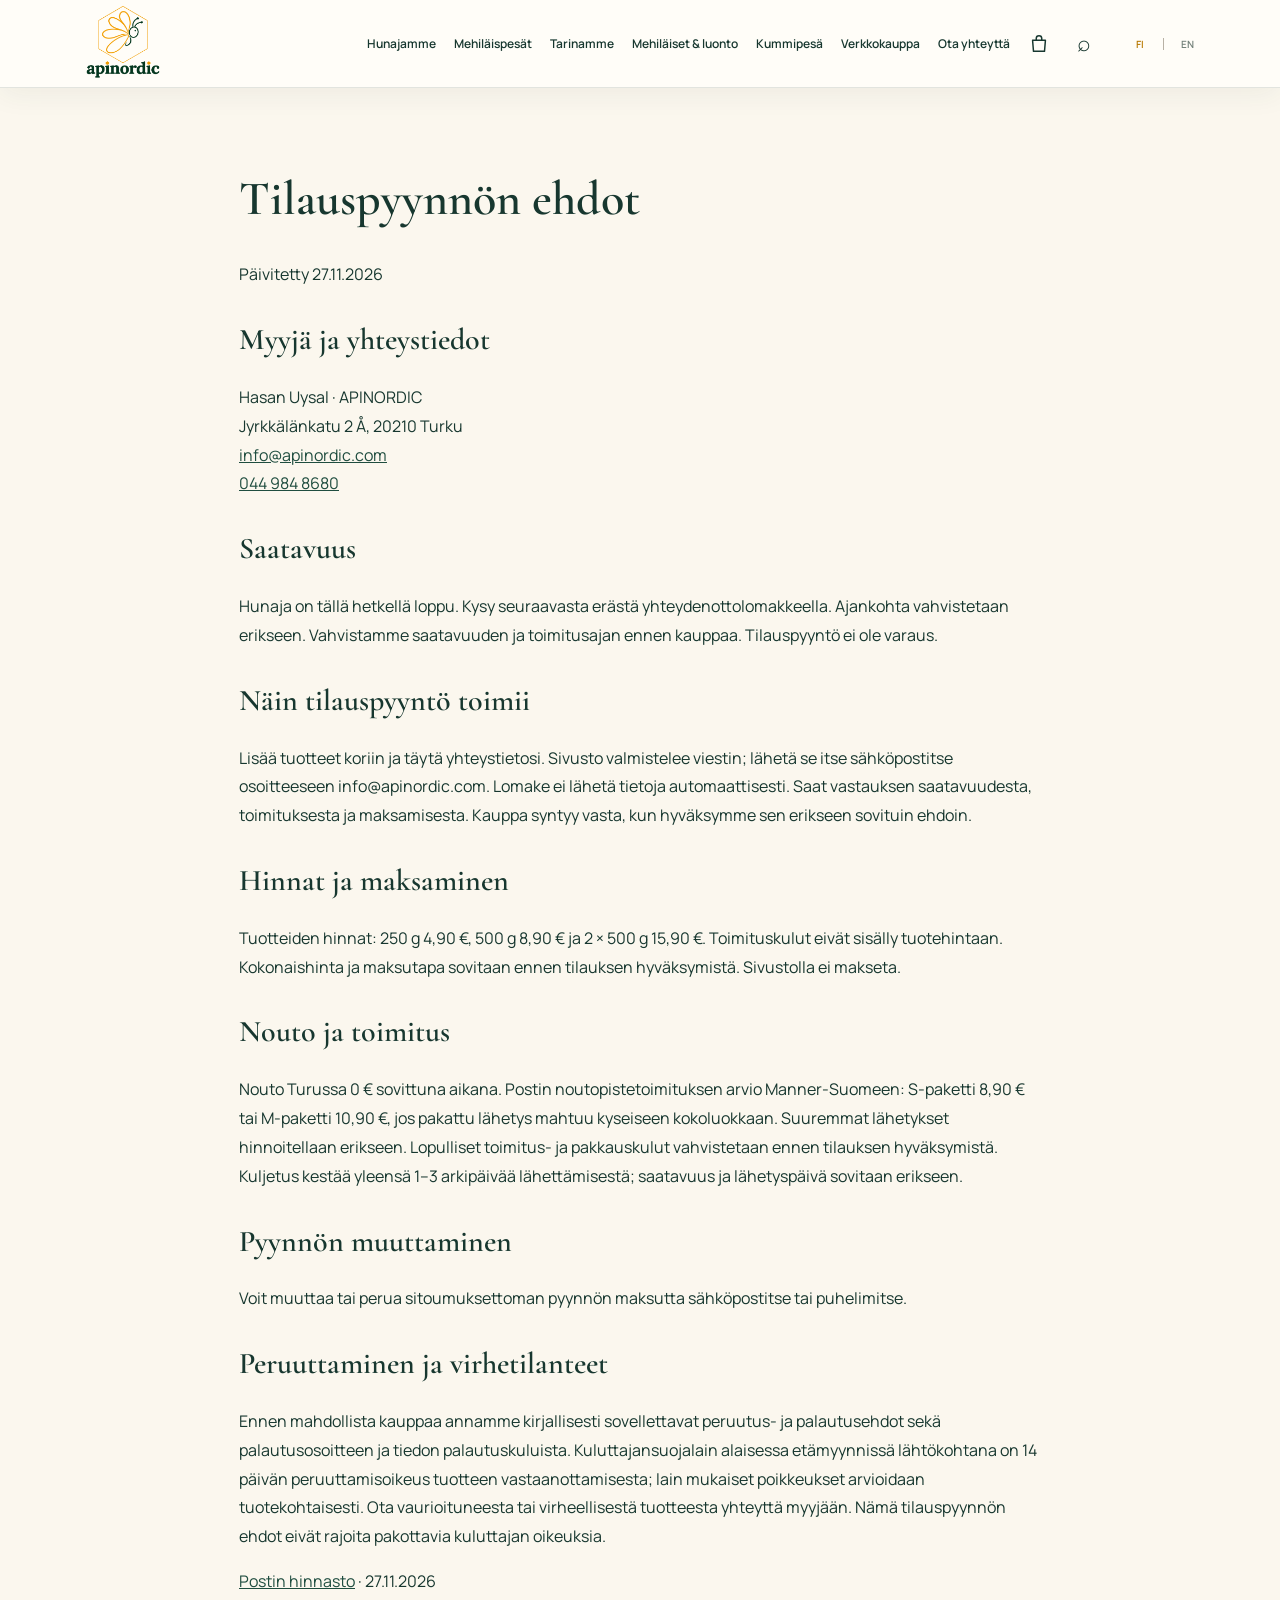
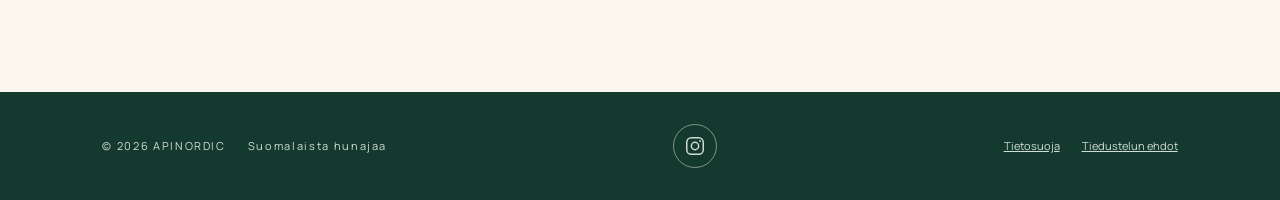
<file: tilauspyynnon-ehdot.html>
<!doctype html>
<html lang="fi">
<head>
<meta charset="UTF-8">
<meta name="viewport" content="width=device-width,initial-scale=1">
<meta name="description" content="APINORDIC – tilauspyynnön ehdot.">
<title>Tilauspyynnön ehdot | APINORDIC</title>
<link rel="icon" href="assets/apinordic_logo.png">
<link rel="preconnect" href="https://fonts.googleapis.com">
<link rel="preconnect" href="https://fonts.gstatic.com" crossorigin>
<link href="https://fonts.googleapis.com/css2?family=Cormorant+Garamond:wght@500;600&family=Manrope:wght@400;500;600&display=swap" rel="stylesheet">
<link rel="stylesheet" href="styles.css?v=contact-refine-20261128">
<link rel="canonical" href="https://hasanbasri0.github.io/apinordic-website/tilauspyynnon-ehdot.html">
<meta property="og:title" content="Tilauspyynnön ehdot | APINORDIC">
<meta property="og:description" content="APINORDIC – tilauspyynnön ehdot.">
<meta property="og:type" content="website">
<meta property="og:url" content="https://hasanbasri0.github.io/apinordic-website/tilauspyynnon-ehdot.html">
<meta property="og:image" content="https://hasanbasri0.github.io/apinordic-website/assets/apinordic_logo.png">
</head>
<body><a class="skip-link" href="#main-content" data-fi="Siirry sisältöön" data-en="Skip to content">Siirry sisältöön</a>
<header class="nav">
<a class="brand" href="index.html" aria-label="APINORDIC"><img src="assets/apinordic_logo.png" alt="APINORDIC" width="1363" height="1154"></a>
<a class="cart-link cart-mobile" href="ostoskori.html" aria-label="Ostoskori" title="Ostoskori"><svg viewBox="0 0 24 24" aria-hidden="true" stroke-linecap="round" stroke-linejoin="round"><path d="M5 8h14l-1 12H6L5 8z"/><path d="M9 8V6a3 3 0 0 1 6 0v2"/></svg><span class="cart-count" hidden>0</span></a>
<button class="menu" aria-label="Avaa valikko" aria-expanded="false">☰</button>
<nav>
<a href="hunajamme.html" data-fi="Hunajamme" data-en="Our Honey">Hunajamme</a>
<a href="mehilaispesat.html" data-fi="Mehiläispesät" data-en="Bee Colonies">Mehiläispesät</a>
<a href="tarinamme.html" data-fi="Tarinamme" data-en="Our Story">Tarinamme</a>
<a href="mehilaiset-luonto.html" data-fi="Mehiläiset &amp; luonto" data-en="Nature">Mehiläiset &amp; luonto</a>
<a href="pesaosakkuus.html" data-fi="Kummipesä" data-en="Hive Sponsorship">Kummipesä</a>
<a href="verkkokauppa.html" data-fi="Verkkokauppa" data-en="Shop">Verkkokauppa</a>
<a href="yhteystiedot.html" data-fi="Ota yhteyttä" data-en="Contact">Ota yhteyttä</a>
<a class="cart-link cart-desktop" href="ostoskori.html" aria-label="Ostoskori" title="Ostoskori"><svg viewBox="0 0 24 24" aria-hidden="true" stroke-linecap="round" stroke-linejoin="round"><path d="M5 8h14l-1 12H6L5 8z"/><path d="M9 8V6a3 3 0 0 1 6 0v2"/></svg><span class="cart-count" hidden>0</span></a>
<button class="search-toggle" aria-label="Haku" title="Haku">⌕</button>
<span class="lang"><button class="active" data-lang="fi">FI</button><i></i><button data-lang="en">EN</button></span>
</nav>
<div class="search-panel"><div><input id="site-search" type="search" placeholder="Hae sivulta…" data-placeholder-fi="Hae sivulta…" data-placeholder-en="Search this page…"><button class="search-close" aria-label="Sulje">×</button><p id="search-status"></p></div></div>
</header>
<main id="main-content" class="request-terms"><h1  data-fi="Tilauspyynnön ehdot" data-en="Order request terms">Tilauspyynnön ehdot</h1><p  data-fi="Päivitetty 27.11.2026" data-en="Updated 27 November 2026">Päivitetty 27.11.2026</p><h2  data-fi="Myyjä ja yhteystiedot" data-en="Seller and contact details">Myyjä ja yhteystiedot</h2><p>Hasan Uysal · APINORDIC<br>Jyrkkälänkatu 2 Å, 20210 Turku<br><a href="mailto:info@apinordic.com">info@apinordic.com</a><br><a href="tel:+358449848680">044 984 8680</a></p><section><h2  data-fi="Saatavuus" data-en="Availability">Saatavuus</h2><p  data-stock-copy="terms" data-fi="Tuotekohtainen saatavuus näkyy verkkokaupassa. Vahvistamme saatavuuden ja toimitusajan ennen kauppaa. Tilauspyyntö ei ole varaus." data-en="Product availability is shown in the shop. We confirm availability and delivery before purchase. A request is not a reservation.">Tuotekohtainen saatavuus näkyy verkkokaupassa. Vahvistamme saatavuuden ja toimitusajan ennen kauppaa. Tilauspyyntö ei ole varaus.</p></section><section><h2  data-fi="Näin tilauspyyntö toimii" data-en="How requests work">Näin tilauspyyntö toimii</h2><p  data-fi="Lisää tuotteet koriin ja täytä yhteystietosi. Sivusto valmistelee viestin; lähetä se itse sähköpostitse osoitteeseen info@apinordic.com. Lomake ei lähetä tietoja automaattisesti. Saat vastauksen saatavuudesta, toimituksesta ja maksamisesta. Kauppa syntyy vasta, kun hyväksymme sen erikseen sovituin ehdoin." data-en="Add products to the basket and enter your contact details. The site prepares a message; send it yourself to info@apinordic.com. The form does not submit automatically. We reply about availability, delivery and payment. A sale is agreed separately on mutually accepted terms.">Lisää tuotteet koriin ja täytä yhteystietosi. Sivusto valmistelee viestin; lähetä se itse sähköpostitse osoitteeseen info@apinordic.com. Lomake ei lähetä tietoja automaattisesti. Saat vastauksen saatavuudesta, toimituksesta ja maksamisesta. Kauppa syntyy vasta, kun hyväksymme sen erikseen sovituin ehdoin.</p></section><section><h2  data-fi="Hinnat ja maksaminen" data-en="Prices and payment">Hinnat ja maksaminen</h2><p  data-fi="Tuotteiden hinnat: 250 g 4,90 €, 500 g 8,90 € ja 2 × 500 g 15,90 €. Toimituskulut eivät sisälly tuotehintaan. Kokonaishinta ja maksutapa sovitaan ennen tilauksen hyväksymistä. Sivustolla ei makseta." data-en="Product prices: 250 g €4.90, 500 g €8.90 and 2 × 500 g €15.90. Delivery is not included. The total and payment method are agreed before order acceptance. No payment is taken on this site.">Tuotteiden hinnat: 250 g 4,90 €, 500 g 8,90 € ja 2 × 500 g 15,90 €. Toimituskulut eivät sisälly tuotehintaan. Kokonaishinta ja maksutapa sovitaan ennen tilauksen hyväksymistä. Sivustolla ei makseta.</p></section><section><h2  data-fi="Nouto ja toimitus" data-en="Collection and delivery">Nouto ja toimitus</h2><p  data-fi="Nouto Turussa 0 € sovittuna aikana. Postin noutopistetoimituksen arvio Manner-Suomeen: S-paketti 8,90 € tai M-paketti 10,90 €, jos pakattu lähetys mahtuu kyseiseen kokoluokkaan. Suuremmat lähetykset hinnoitellaan erikseen. Lopulliset toimitus- ja pakkauskulut vahvistetaan ennen tilauksen hyväksymistä. Kuljetus kestää yleensä 1–3 arkipäivää lähettämisestä; saatavuus ja lähetyspäivä sovitaan erikseen." data-en="Free collection in Turku by appointment. Estimated Posti collection-point shipping within mainland Finland: S parcel €8.90 or M parcel €10.90, if the packed order fits that size. Larger parcels are quoted separately. Final shipping and packaging costs are confirmed before you accept the order. Transit usually takes 1–3 working days after dispatch; availability and dispatch date are agreed separately.">Nouto Turussa 0 € sovittuna aikana. Postin noutopistetoimituksen arvio Manner-Suomeen: S-paketti 8,90 € tai M-paketti 10,90 €, jos pakattu lähetys mahtuu kyseiseen kokoluokkaan. Suuremmat lähetykset hinnoitellaan erikseen. Lopulliset toimitus- ja pakkauskulut vahvistetaan ennen tilauksen hyväksymistä. Kuljetus kestää yleensä 1–3 arkipäivää lähettämisestä; saatavuus ja lähetyspäivä sovitaan erikseen.</p></section><section><h2  data-fi="Pyynnön muuttaminen" data-en="Changing a request">Pyynnön muuttaminen</h2><p  data-fi="Voit muuttaa tai perua sitoumuksettoman pyynnön maksutta sähköpostitse tai puhelimitse." data-en="You can change or withdraw a non-binding request free of charge by email or phone.">Voit muuttaa tai perua sitoumuksettoman pyynnön maksutta sähköpostitse tai puhelimitse.</p></section><section><h2  data-fi="Peruuttaminen ja virhetilanteet" data-en="Cancellation and problems">Peruuttaminen ja virhetilanteet</h2><p  data-fi="Ennen mahdollista kauppaa annamme kirjallisesti sovellettavat peruutus- ja palautusehdot sekä palautusosoitteen ja tiedon palautuskuluista. Kuluttajansuojalain alaisessa etämyynnissä lähtökohtana on 14 päivän peruuttamisoikeus tuotteen vastaanottamisesta; lain mukaiset poikkeukset arvioidaan tuotekohtaisesti. Ota vaurioituneesta tai virheellisestä tuotteesta yhteyttä myyjään. Nämä tilauspyynnön ehdot eivät rajoita pakottavia kuluttajan oikeuksia." data-en="Before any purchase, we provide the applicable cancellation and return terms, return address and return costs in writing. For distance sales covered by consumer protection law, the starting point is a 14-day right to withdraw from receipt; statutory exceptions are assessed for each product. Contact the seller about damaged or defective products. These request terms do not restrict mandatory consumer rights.">Ennen mahdollista kauppaa annamme kirjallisesti sovellettavat peruutus- ja palautusehdot sekä palautusosoitteen ja tiedon palautuskuluista. Kuluttajansuojalain alaisessa etämyynnissä lähtökohtana on 14 päivän peruuttamisoikeus tuotteen vastaanottamisesta; lain mukaiset poikkeukset arvioidaan tuotekohtaisesti. Ota vaurioituneesta tai virheellisestä tuotteesta yhteyttä myyjään. Nämä tilauspyynnön ehdot eivät rajoita pakottavia kuluttajan oikeuksia.</p></section><p><a href="https://www.posti.fi/lahettaminen/paketit/pakettien-hinnastot">Postin hinnasto</a> · 27.11.2026</p></main><footer>
<div><span>© 2026 APINORDIC</span><span  data-fi="Suomalaista hunajaa" data-en="Finnish Honey">Suomalaista hunajaa</span></div>
<div class="social-links"><a href="https://www.instagram.com/apinordic/" target="_blank" rel="noopener noreferrer" aria-label="APINORDIC Instagram" class="instagram-icon" title="Instagram"><svg viewBox="0 0 24 24" width="22" height="22" fill="none" stroke="currentColor" stroke-width="1.6" aria-hidden="true" focusable="false"><rect x="3" y="3" width="18" height="18" rx="5"/><circle cx="12" cy="12" r="4"/><circle cx="17.5" cy="6.5" r="1" fill="currentColor" stroke="none"/></svg></a></div>
<div class="footer-links"><a href="tietosuoja.html" data-fi="Tietosuoja" data-en="Privacy">Tietosuoja</a><a href="tilauspyynnon-ehdot.html" data-fi="Tiedustelun ehdot" data-en="Enquiry terms">Tiedustelun ehdot</a></div></footer>
<script src="script.js?v=stock-sync-20261127"></script>

</body>
</html>
</file>
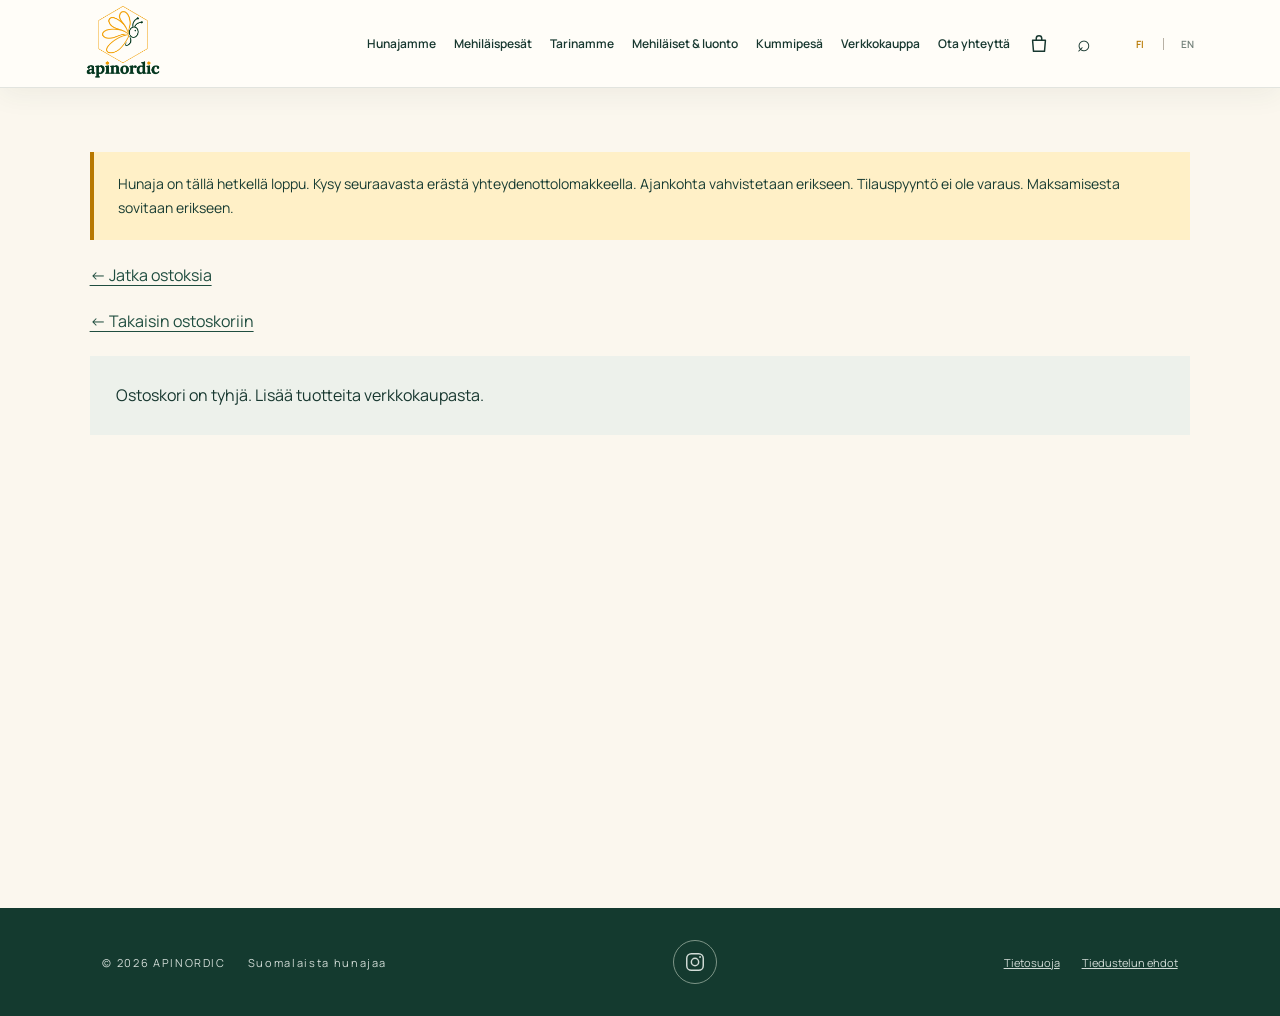
<file: tilauspyynto.html>
<!doctype html>
<html lang="fi">
<head>
<meta charset="UTF-8">
<meta name="viewport" content="width=device-width,initial-scale=1">
<meta name="description" content="APINORDIC – Tilauspyyntö.">
<title>Tilauspyyntö | APINORDIC</title>
<link rel="icon" href="assets/apinordic_logo.png">
<link rel="preconnect" href="https://fonts.googleapis.com">
<link rel="preconnect" href="https://fonts.gstatic.com" crossorigin>
<link href="https://fonts.googleapis.com/css2?family=Cormorant+Garamond:wght@500;600&family=Manrope:wght@400;500;600&display=swap" rel="stylesheet">
<link rel="stylesheet" href="styles.css?v=contact-refine-20261128">
<link rel="canonical" href="https://hasanbasri0.github.io/apinordic-website/tilauspyynto.html">
<meta property="og:title" content="Tilauspyyntö | APINORDIC">
<meta property="og:description" content="APINORDIC – Tilauspyyntö.">
<meta property="og:type" content="website">
<meta property="og:url" content="https://hasanbasri0.github.io/apinordic-website/tilauspyynto.html">
<meta property="og:image" content="https://hasanbasri0.github.io/apinordic-website/assets/apinordic_logo.png">
<meta name="robots" content="noindex,follow">
<style>.checkout-fields select{display:block;width:100%;padding:12px;font:inherit;border:1px solid #b7beb4;background:#fffdf8}</style></head>
<body><a class="skip-link" href="#main-content" data-fi="Siirry sisältöön" data-en="Skip to content">Siirry sisältöön</a>
<header class="nav">
<a class="brand" href="index.html" aria-label="APINORDIC"><img src="assets/apinordic_logo.png" alt="APINORDIC" width="1363" height="1154"></a>
<a class="cart-link cart-mobile" href="ostoskori.html" aria-label="Ostoskori" title="Ostoskori"><svg viewBox="0 0 24 24" aria-hidden="true" stroke-linecap="round" stroke-linejoin="round"><path d="M5 8h14l-1 12H6L5 8z"/><path d="M9 8V6a3 3 0 0 1 6 0v2"/></svg><span class="cart-count" hidden>0</span></a>
<button class="menu" aria-label="Avaa valikko" aria-expanded="false">☰</button>
<nav>
<a href="hunajamme.html" data-fi="Hunajamme" data-en="Our Honey">Hunajamme</a>
<a href="mehilaispesat.html" data-fi="Mehiläispesät" data-en="Bee Colonies">Mehiläispesät</a>
<a href="tarinamme.html" data-fi="Tarinamme" data-en="Our Story">Tarinamme</a>
<a href="mehilaiset-luonto.html" data-fi="Mehiläiset &amp; luonto" data-en="Nature">Mehiläiset &amp; luonto</a>
<a href="pesaosakkuus.html" data-fi="Kummipesä" data-en="Hive Sponsorship">Kummipesä</a>
<a href="verkkokauppa.html" data-fi="Verkkokauppa" data-en="Shop">Verkkokauppa</a>
<a href="yhteystiedot.html" data-fi="Ota yhteyttä" data-en="Contact">Ota yhteyttä</a>
<a class="cart-link cart-desktop" href="ostoskori.html" aria-label="Ostoskori" title="Ostoskori"><svg viewBox="0 0 24 24" aria-hidden="true" stroke-linecap="round" stroke-linejoin="round"><path d="M5 8h14l-1 12H6L5 8z"/><path d="M9 8V6a3 3 0 0 1 6 0v2"/></svg><span class="cart-count" hidden>0</span></a>
<button class="search-toggle" aria-label="Haku" title="Haku">⌕</button>
<span class="lang"><button class="active" data-lang="fi">FI</button><i></i><button data-lang="en">EN</button></span>
</nav>
<div class="search-panel"><div><input id="site-search" type="search" placeholder="Hae sivulta…" data-placeholder-fi="Hae sivulta…" data-placeholder-en="Search this page…"><button class="search-close" aria-label="Sulje">×</button><p id="search-status"></p></div></div>
</header>
<main id="main-content" class="subpage basket-route"><aside class="preview-notice" data-stock-copy="notice" data-fi="Saatavuus näkyy tuotekorteissa. Tilauspyyntö on sitoumukseton, eikä sivustolla peritä maksua." data-en="See product cards for availability. Requests are non-binding and no payment is taken on the site.">Saatavuus näkyy tuotekorteissa. Tilauspyyntö on sitoumukseton, eikä sivustolla peritä maksua.</aside>
<p><a href="verkkokauppa.html" data-fi="← Jatka ostoksia" data-en="← Continue shopping">← Jatka ostoksia</a></p>
<p><a href="ostoskori.html" data-fi="← Takaisin ostoskoriin" data-en="← Back to basket">← Takaisin ostoskoriin</a></p><p id="checkout-empty" class="basket-empty" hidden data-fi="Ostoskori on tyhjä. Lisää tuotteita verkkokaupasta." data-en="Your basket is empty. Add products from the shop.">Ostoskori on tyhjä. Lisää tuotteita verkkokaupasta.</p><section class="checkout-section" id="tilauspyynto"><h1  data-fi="Tilauspyyntö" data-en="Order request">Tilauspyyntö</h1><p  data-fi="Täytä yhteystietosi. Painike luo tekstin, jonka voit kopioida tai avata sähköpostiin. Mitään ei lähetetä automaattisesti." data-en="Enter your details. The button prepares text to copy or open in email. Nothing is sent automatically.">Täytä yhteystietosi. Painike luo tekstin, jonka voit kopioida tai avata sähköpostiin. Mitään ei lähetetä automaattisesti.</p><form id="order-form" class="checkout-grid"><div class="checkout-fields"><h3  data-fi="Yhteystiedot" data-en="Contact details">Yhteystiedot</h3><div class="field-grid"><label><span  data-fi="Etunimi *" data-en="First name *">Etunimi *</span><input name="firstName" type="text" autocomplete="given-name" required></label><label><span  data-fi="Sukunimi *" data-en="Last name *">Sukunimi *</span><input name="lastName" type="text" autocomplete="family-name" required></label><label><span  data-fi="Sähköposti *" data-en="Email *">Sähköposti *</span><input name="email" type="email" autocomplete="email" required></label></div><label><span  data-fi="Toimitustoive" data-en="Delivery preference">Toimitustoive</span><select name="delivery"><option value="pickup" data-fi="Nouto Turussa · 0 €" data-en="Collection in Turku · Free">Nouto Turussa · 0 €</option><option value="post" data-fi="Posti · hinta vahvistetaan" data-en="Posti · price to be confirmed">Posti · hinta vahvistetaan</option></select></label><label><span  data-fi="Lisätiedot (valinnainen)" data-en="Additional information (optional)">Lisätiedot (valinnainen)</span><textarea name="message" rows="4"></textarea></label><p class="cart-note" data-fi="Yhteystietosi sisällytetään sähköpostiluonnokseen APINORDICille. Lomakkeen tiedot säilyvät tällä sivulla vain sen ollessa avoinna." data-en="Your contact details are included in the email draft to APINORDIC. Form details remain on this page only while it is open.">Yhteystietosi sisällytetään sähköpostiluonnokseen APINORDICille. Lomakkeen tiedot säilyvät tällä sivulla vain sen ollessa avoinna.</p></div><aside class="checkout-summary"><h3  data-fi="Tilauksesi" data-en="Your request">Tilauksesi</h3><div id="order-lines"></div><div class="cart-total"><span  data-fi="Tuotteet yhteensä" data-en="Product subtotal">Tuotteet yhteensä</span><strong id="order-total"></strong></div><p class="cart-note" data-fi="Toimituskulut ja maksutapa vahvistetaan sähköpostitse." data-en="Delivery costs and payment method will be confirmed by email.">Toimituskulut ja maksutapa vahvistetaan sähköpostitse.</p><p  data-fi="Tuotesumma ei sisällä toimituskuluja. Saatavuus, kokonaishinta ja toimitus vahvistetaan ennen sitoutumista." data-en="Product subtotal excludes shipping. Availability, total and delivery are confirmed before you commit.">Tuotesumma ei sisällä toimituskuluja. Saatavuus, kokonaishinta ja toimitus vahvistetaan ennen sitoutumista.</p><label class="terms-check"><input type="checkbox" name="terms" required><span><span  data-fi="Olen lukenut tilauspyynnön ehdot ja ymmärrän, että lähetän sitoumuksettoman tiedustelun." data-en="I have read the request terms and understand that I am sending a non-binding enquiry.">Olen lukenut tilauspyynnön ehdot ja ymmärrän, että lähetän sitoumuksettoman tiedustelun.</span> <a href="tilauspyynnon-ehdot.html" target="_blank" rel="noopener" data-fi="Lue ehdot" data-en="Read terms">Lue ehdot</a></span></label><button class="button" id="send-btn" type="submit" data-fi="Luo tiedustelu" data-en="Prepare enquiry">Luo tiedustelu</button><p id="order-status" class="order-status" aria-live="polite"></p></aside></form><section id="request-output" hidden aria-labelledby="request-title"><h2 id="request-title" data-fi="Tiedustelusi on valmis" data-en="Your enquiry is ready">Tiedustelusi on valmis</h2><p data-fi="Lähetä teksti osoitteeseen info@apinordic.com omasta sähköpostistasi. Viestiä ei ole vielä lähetetty." data-en="Send this text to info@apinordic.com from your email account. No message has been sent yet.">Lähetä teksti osoitteeseen info@apinordic.com omasta sähköpostistasi. Viestiä ei ole vielä lähetetty.</p><label for="request-text" data-fi="Kopioitava viesti" data-en="Message to copy">Kopioitava viesti</label><textarea id="request-text" readonly rows="12"></textarea><div class="request-actions"><button type="button" class="button" id="copy-request" data-fi="Kopioi viesti" data-en="Copy message">Kopioi viesti</button><a class="button" id="email-request" data-fi="Avaa sähköpostiin" data-en="Open email">Avaa sähköpostiin</a></div><p id="copy-status" role="status"></p></section><p><a href="tietosuoja.html" data-fi="Tietoa henkilötietojen käsittelystä" data-en="How personal data is handled">Tietoa henkilötietojen käsittelystä</a></p></section>
</main>
<footer>
<div><span>© 2026 APINORDIC</span><span  data-fi="Suomalaista hunajaa" data-en="Finnish Honey">Suomalaista hunajaa</span></div>
<div class="social-links"><a href="https://www.instagram.com/apinordic/" target="_blank" rel="noopener noreferrer" aria-label="APINORDIC Instagram" class="instagram-icon" title="Instagram"><svg viewBox="0 0 24 24" width="22" height="22" fill="none" stroke="currentColor" stroke-width="1.6" aria-hidden="true" focusable="false"><rect x="3" y="3" width="18" height="18" rx="5"/><circle cx="12" cy="12" r="4"/><circle cx="17.5" cy="6.5" r="1" fill="currentColor" stroke="none"/></svg></a></div>
<div class="footer-links"><a href="tietosuoja.html" data-fi="Tietosuoja" data-en="Privacy">Tietosuoja</a><a href="tilauspyynnon-ehdot.html" data-fi="Tiedustelun ehdot" data-en="Enquiry terms">Tiedustelun ehdot</a></div></footer>
<script src="script.js?v=stock-sync-20261127"></script>

<script src="checkout.js?v=stock-sync-20261127"></script>
</body>
</html>
</file>
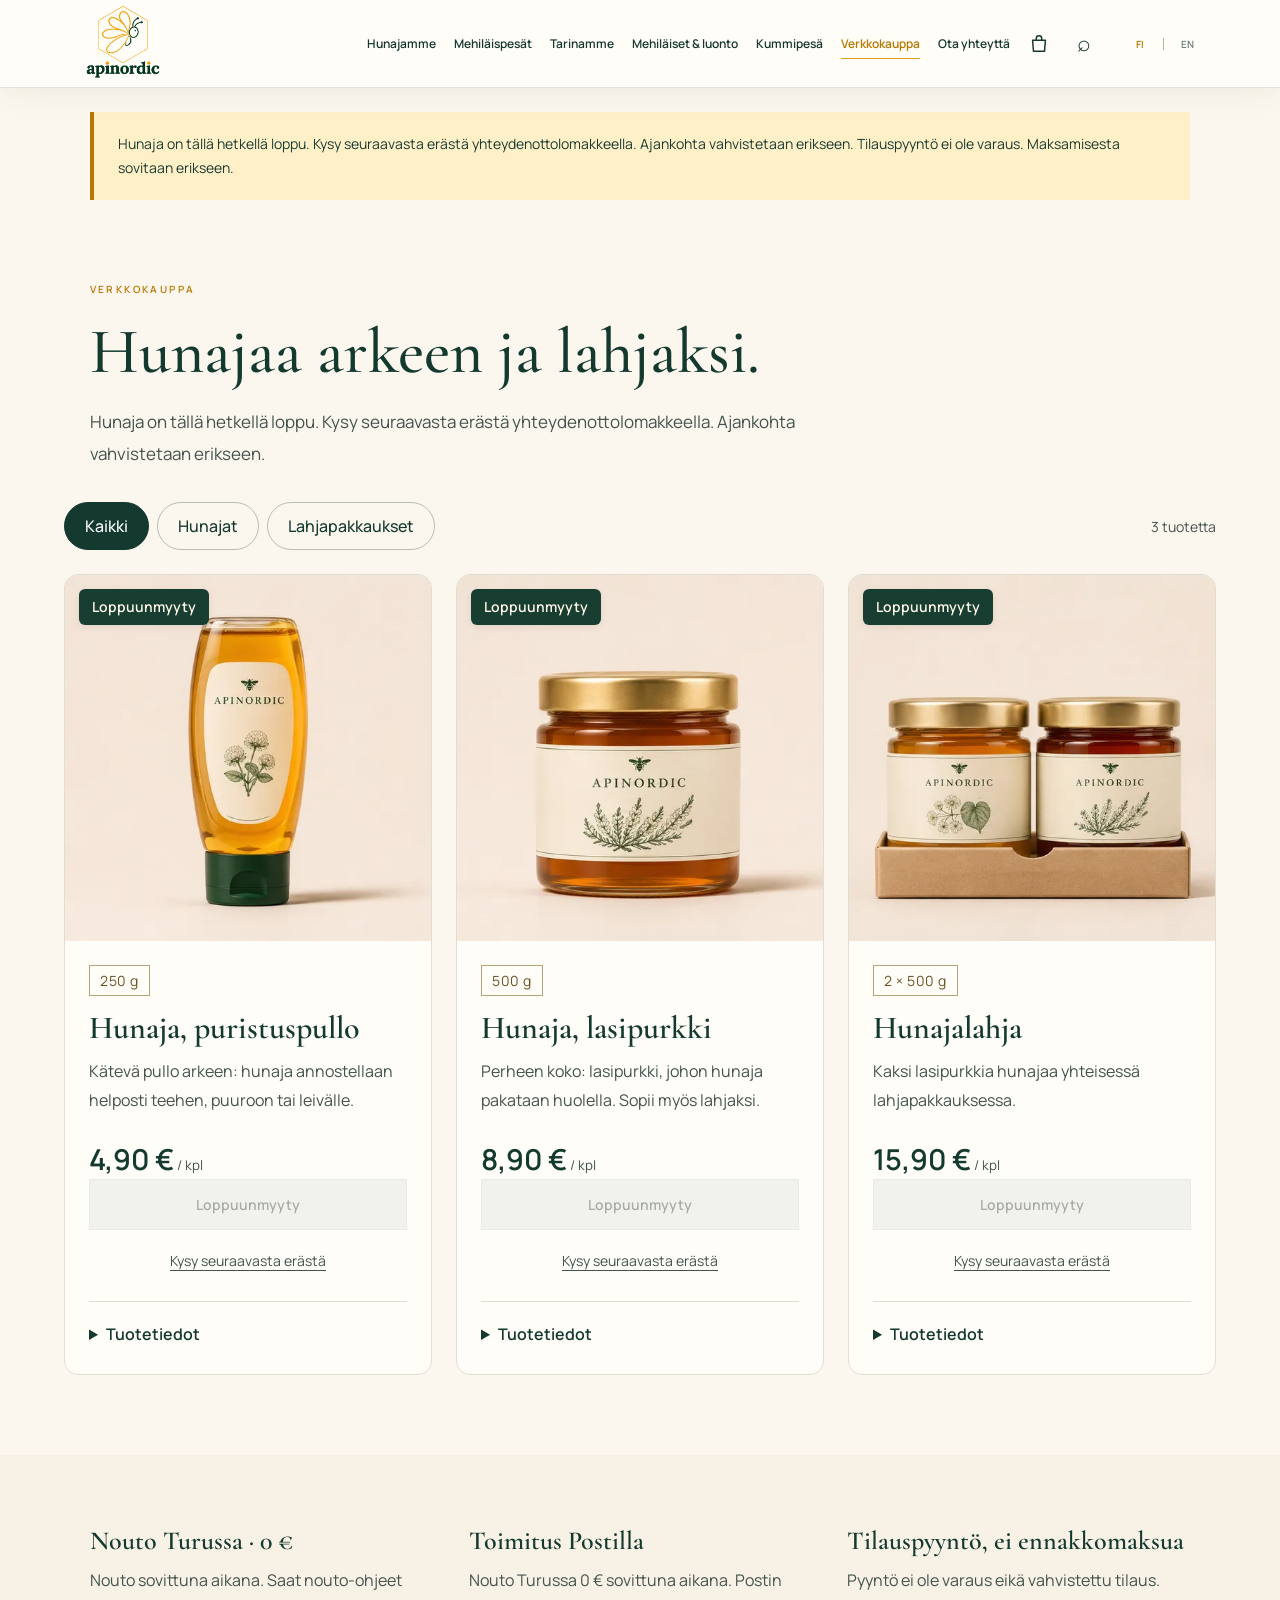
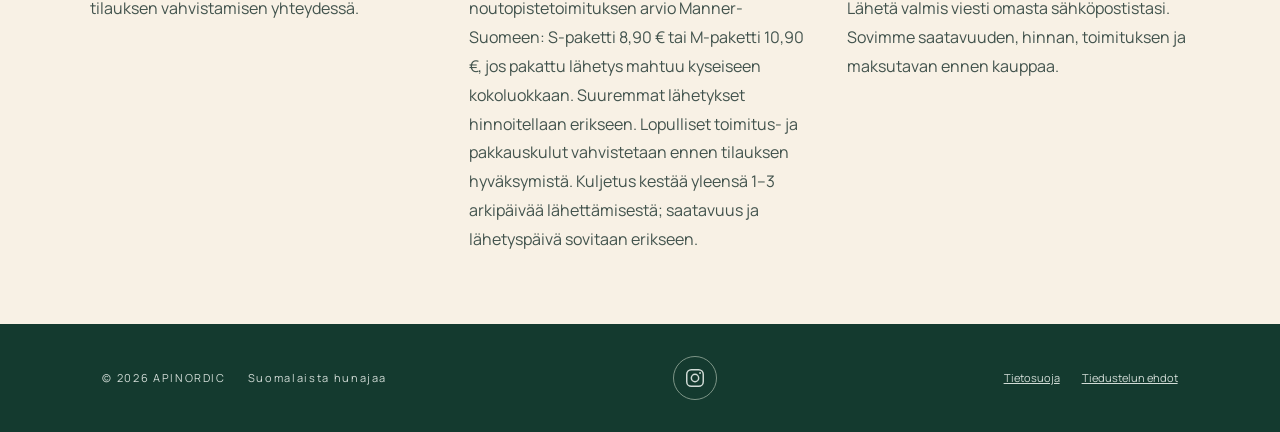
<file: verkkokauppa.html>
<!doctype html>
<html lang="fi">
<head>
<meta charset="UTF-8">
<meta name="viewport" content="width=device-width,initial-scale=1">
<meta name="description" content="APINORDICin hunajat. Tutustu hintoihin ja tuotteiden saatavuuteen. Maksuton nouto Turussa sopimuksen mukaan.">
<title>Verkkokauppa | APINORDIC</title>
<link rel="icon" href="assets/apinordic_logo.png">
<link rel="preconnect" href="https://fonts.googleapis.com">
<link rel="preconnect" href="https://fonts.gstatic.com" crossorigin>
<link href="https://fonts.googleapis.com/css2?family=Cormorant+Garamond:wght@500;600&family=Manrope:wght@400;500;600&display=swap" rel="stylesheet">
<link rel="stylesheet" href="styles.css?v=contact-refine-20261128">
<link rel="canonical" href="https://hasanbasri0.github.io/apinordic-website/verkkokauppa.html">
<meta property="og:title" content="Verkkokauppa | APINORDIC">
<meta property="og:description" content="APINORDICin hunajat. Tutustu hintoihin ja tuotteiden saatavuuteen. Maksuton nouto Turussa sopimuksen mukaan.">
<meta property="og:type" content="website">
<meta property="og:url" content="https://hasanbasri0.github.io/apinordic-website/verkkokauppa.html">
<meta property="og:image" content="https://hasanbasri0.github.io/apinordic-website/assets/apinordic_logo.png">
<style>
.shop-main .shop-top{padding-top:48px;padding-bottom:32px}
.shop-main .shop-top h1{font-size:clamp(2.6rem,5vw,4.2rem)}
.shop-main .shop-layout{max-width:1380px;padding-left:5vw;padding-right:5vw;gap:24px}
.catalog-tools{display:flex;align-items:center;justify-content:space-between;gap:18px;flex-wrap:wrap}
.catalog-filters{display:flex;gap:8px;flex-wrap:wrap}.catalog-filters[hidden]{display:none}
.catalog-filters button{border:1px solid #b7beb4;border-radius:24px;padding:12px 20px;background:transparent;color:var(--green2);font:500 1rem Manrope;cursor:pointer}
.catalog-filters button[aria-pressed="true"]{background:var(--green2);color:white;border-color:var(--green2)}
.catalog-filters button:focus-visible,.product-details summary:focus-visible{outline:2px solid var(--green2);outline-offset:4px}
.catalog-count{font-size:.875rem;color:#42534d;margin:0}
.shop-main .shop-products{grid-template-columns:repeat(3,minmax(0,1fr));gap:24px}
.shop-main .shop-card{border:1px solid #dfded5;border-radius:14px;overflow:hidden;min-width:0}
.shop-card[hidden]{display:none!important}
.shop-main .shop-card figure{aspect-ratio:1;background:#f5f2eb}
.shop-main .shop-card img{object-fit:contain;transition:transform .25s ease}
@media(hover:hover) and (prefers-reduced-motion:no-preference){.shop-main .shop-card figure:hover img{transform:scale(1.04)}}
.shop-main .shop-card>div{padding:24px;display:flex;flex-direction:column;flex:1}
.shop-main .product-size{align-self:flex-start;font-size:.875rem;letter-spacing:.04em;color:#6b5125;border-color:#b7a17b}
.shop-main .shop-card h3{font-size:2rem;line-height:1.15}
.shop-main .shop-card p{font-size:1rem}
.shop-main .shop-card .price{margin:24px 0 0}.shop-main .price strong{font:600 1.8rem Manrope}
.shop-main .shop-card .unit-price{font-size:.875rem;margin:2px 0 18px;color:#58675e}
.shop-main .buy-row{margin-top:auto;display:grid;grid-template-columns:1fr;gap:12px}
.shop-main .qty{width:max-content;min-height:44px}.shop-main .add-btn{width:100%;padding:15px 12px;font-size:.875rem;letter-spacing:0}
.product-details{border-top:1px solid #deddd4;margin-top:22px;padding-top:16px;font-size:.875rem}
.product-details summary{cursor:pointer;font-size:1rem;font-weight:600;color:var(--green2);padding:5px 0}
.product-details dl{margin:16px 0 0;line-height:1.7}.product-details dt{font-weight:600}.product-details dd{margin:0 0 12px;color:#42534d}
@media(max-width:760px){.shop-main .shop-products{grid-template-columns:1fr}.shop-main .shop-layout{padding:0 22px 40px}.shop-main .shop-top{padding:34px 22px 28px}.shop-main .shop-card figure{aspect-ratio:4/3}.catalog-filters button{padding:11px 15px}.shop-main .shop-card>div{padding:22px}}
.shop-info p{font-size:1rem}.shop-info{align-items:start}
.shop-main .shop-card figure{position:relative}
.stock-badge{position:absolute;top:14px;left:14px;z-index:1;max-width:calc(100% - 28px);padding:8px 13px;border-radius:6px;background:#183e32;color:#fff8e8;font:600 .875rem/1.4 Manrope,sans-serif;box-shadow:0 2px 8px #00000012;pointer-events:none}
.shop-main .shop-card .next-batch-note{font-size:.875rem;line-height:1.5;color:#42534d;margin:0}
.shop-main .qty[hidden]{display:none!important}.shop-main .add-btn:disabled{background:#e5e8e3;color:#526054;border-color:#d4dbd2;cursor:not-allowed;box-shadow:none}.shop-main a.next-batch-note{text-align:center;text-decoration:underline;text-underline-offset:4px;padding:8px 0}.stock-badge[hidden]{display:none}</style></head>
<body><a class="skip-link" href="#main-content" data-fi="Siirry sisältöön" data-en="Skip to content">Siirry sisältöön</a>
<header class="nav">
<a class="brand" href="index.html" aria-label="APINORDIC"><img src="assets/apinordic_logo.png" alt="APINORDIC" width="1363" height="1154"></a>
<a class="cart-link cart-mobile" href="ostoskori.html" aria-label="Ostoskori" title="Ostoskori"><svg viewBox="0 0 24 24" aria-hidden="true" stroke-linecap="round" stroke-linejoin="round"><path d="M5 8h14l-1 12H6L5 8z"/><path d="M9 8V6a3 3 0 0 1 6 0v2"/></svg><span class="cart-count" hidden>0</span></a>
<button class="menu" aria-label="Avaa valikko" aria-expanded="false">☰</button>
<nav>
<a href="hunajamme.html" data-fi="Hunajamme" data-en="Our Honey">Hunajamme</a>
<a href="mehilaispesat.html" data-fi="Mehiläispesät" data-en="Bee Colonies">Mehiläispesät</a>
<a href="tarinamme.html" data-fi="Tarinamme" data-en="Our Story">Tarinamme</a>
<a href="mehilaiset-luonto.html" data-fi="Mehiläiset &amp; luonto" data-en="Nature">Mehiläiset &amp; luonto</a>
<a href="pesaosakkuus.html" data-fi="Kummipesä" data-en="Hive Sponsorship">Kummipesä</a>
<a href="verkkokauppa.html" data-fi="Verkkokauppa" data-en="Shop">Verkkokauppa</a>
<a href="yhteystiedot.html" data-fi="Ota yhteyttä" data-en="Contact">Ota yhteyttä</a>
<a class="cart-link cart-desktop" href="ostoskori.html" aria-label="Ostoskori" title="Ostoskori"><svg viewBox="0 0 24 24" aria-hidden="true" stroke-linecap="round" stroke-linejoin="round"><path d="M5 8h14l-1 12H6L5 8z"/><path d="M9 8V6a3 3 0 0 1 6 0v2"/></svg><span class="cart-count" hidden>0</span></a>
<button class="search-toggle" aria-label="Haku" title="Haku">⌕</button>
<span class="lang"><button class="active" data-lang="fi">FI</button><i></i><button data-lang="en">EN</button></span>
</nav>
<div class="search-panel"><div><input id="site-search" type="search" placeholder="Hae sivulta…" data-placeholder-fi="Hae sivulta…" data-placeholder-en="Search this page…"><button class="search-close" aria-label="Sulje">×</button><p id="search-status"></p></div></div>
</header>
<main id="main-content" class="subpage shop-main"><aside class="preview-notice" data-stock-copy="notice" data-fi="Saatavuus näkyy tuotekorteissa. Tilauspyyntö on sitoumukseton, eikä sivustolla peritä maksua." data-en="See product cards for availability. Requests are non-binding and no payment is taken on the site.">Saatavuus näkyy tuotekorteissa. Tilauspyyntö on sitoumukseton, eikä sivustolla peritä maksua.</aside>
<section class="shop-top">
<p class="eyebrow" data-fi="VERKKOKAUPPA" data-en="ONLINE SHOP">VERKKOKAUPPA</p>
<h1  data-fi="Hunajaa arkeen ja lahjaksi." data-en="Honey for everyday moments and gifts.">Hunajaa arkeen ja lahjaksi.</h1>
<p  data-stock-copy="intro" data-fi="Tutustu hunajiimme. Lisää saatavilla olevat tuotteet tilauspyyntöön tai kysy seuraavasta erästä." data-en="Explore our honey. Add available products to a request or enquire about the next batch.">Tutustu hunajiimme. Lisää saatavilla olevat tuotteet tilauspyyntöön tai kysy seuraavasta erästä.</p>
</section>
<section class="shop-layout">
<div class="catalog-tools"><div class="catalog-filters" role="group" aria-label="Tuoteryhmät" data-aria-fi="Tuoteryhmät" data-aria-en="Product categories" hidden><button type="button" data-filter="all" aria-pressed="true" aria-controls="product-list" data-fi="Kaikki" data-en="All">Kaikki</button><button type="button" data-filter="honey" aria-pressed="false" aria-controls="product-list" data-fi="Hunajat" data-en="Honey">Hunajat</button><button type="button" data-filter="gift" aria-pressed="false" aria-controls="product-list" data-fi="Lahjapakkaukset" data-en="Gift sets">Lahjapakkaukset</button></div><p class="catalog-count" role="status" aria-live="polite"></p></div><div class="shop-products" id="product-list">

<article class="product shop-card" id="hunaja-250" data-id="250" data-category="honey">
<figure><span class="stock-badge" data-fi="Loppuunmyyty" data-en="Sold out">Loppuunmyyty</span><img src="assets/honey-bottle.webp" alt="APINORDIC-hunajaa 250 gramman puristuspullossa" loading="lazy"></figure>
<div>
<span class="product-size">250 g</span>
<h3 data-fi="Hunaja, puristuspullo" data-en="Honey, squeeze bottle">Hunaja, puristuspullo</h3>
<p data-fi="Kätevä pullo arkeen: hunaja annostellaan helposti teehen, puuroon tai leivälle." data-en="A handy bottle for everyday use: easy to drizzle on tea, porridge or bread.">Kätevä pullo arkeen: hunaja annostellaan helposti teehen, puuroon tai leivälle.</p>
<p class="price"><strong data-price>4,90 €</strong> <small data-fi="/ kpl" data-en="/ pc">/ kpl</small></p>
<div class="buy-row">
<div class="qty" hidden role="group" aria-label="Määrä" data-aria-fi="Määrä" data-aria-en="Quantity"><button type="button" data-qty="-1" aria-label="-">−</button><input type="number" min="1" max="20" value="1" aria-label="Määrä" data-aria-fi="Määrä" data-aria-en="Quantity" data-qty-input><button type="button" data-qty="1" aria-label="+">+</button></div>
<button type="button" class="button add-btn" data-add disabled data-fi="Loppuunmyyty" data-en="Sold out">Loppuunmyyty</button><a class="next-batch-note" href="yhteystiedot.html?topic=honey#yhteydenotto" data-fi="Kysy seuraavasta erästä" data-en="Enquire about the next batch">Kysy seuraavasta erästä</a>
</div>
<details class="product-details"><summary  data-fi="Tuotetiedot" data-en="Product details">Tuotetiedot</summary><dl><dt  data-fi="Sisältö" data-en="Contents">Sisältö</dt><dd  data-fi="100 % hunajaa" data-en="100% honey">100 % hunajaa</dd><dt  data-fi="Alkuperämaa" data-en="Country of origin">Alkuperämaa</dt><dd  data-fi="Suomi" data-en="Finland">Suomi</dd><dt  data-fi="Nettopaino" data-en="Net weight">Nettopaino</dt><dd  data-fi="250 g" data-en="250 g">250 g</dd><dt  data-fi="Säilytys" data-en="Storage">Säilytys</dt><dd  data-fi="Säilytä kuivassa, huoneenlämmössä ja suojassa auringonvalolta." data-en="Store in a dry place at room temperature, away from direct sunlight.">Säilytä kuivassa, huoneenlämmössä ja suojassa auringonvalolta.</dd></dl></details></div>
</article>
<article class="product shop-card" id="hunaja-500" data-id="500" data-category="honey">
<figure><span class="stock-badge" data-fi="Loppuunmyyty" data-en="Sold out">Loppuunmyyty</span><img src="assets/honey-jar.webp" alt="APINORDIC-hunajaa 500 gramman lasipurkissa" loading="lazy"></figure>
<div>
<span class="product-size">500 g</span>
<h3 data-fi="Hunaja, lasipurkki" data-en="Honey, glass jar">Hunaja, lasipurkki</h3>
<p data-fi="Perheen koko: lasipurkki, johon hunaja pakataan huolella. Sopii myös lahjaksi." data-en="The family size: a glass jar, carefully packed. Also lovely as a gift.">Perheen koko: lasipurkki, johon hunaja pakataan huolella. Sopii myös lahjaksi.</p>
<p class="price"><strong data-price>8,90 €</strong> <small data-fi="/ kpl" data-en="/ pc">/ kpl</small></p>
<div class="buy-row">
<div class="qty" hidden role="group" aria-label="Määrä" data-aria-fi="Määrä" data-aria-en="Quantity"><button type="button" data-qty="-1" aria-label="-">−</button><input type="number" min="1" max="20" value="1" aria-label="Määrä" data-aria-fi="Määrä" data-aria-en="Quantity" data-qty-input><button type="button" data-qty="1" aria-label="+">+</button></div>
<button type="button" class="button add-btn" data-add disabled data-fi="Loppuunmyyty" data-en="Sold out">Loppuunmyyty</button><a class="next-batch-note" href="yhteystiedot.html?topic=honey#yhteydenotto" data-fi="Kysy seuraavasta erästä" data-en="Enquire about the next batch">Kysy seuraavasta erästä</a>
</div>
<details class="product-details"><summary  data-fi="Tuotetiedot" data-en="Product details">Tuotetiedot</summary><dl><dt  data-fi="Sisältö" data-en="Contents">Sisältö</dt><dd  data-fi="100 % hunajaa" data-en="100% honey">100 % hunajaa</dd><dt  data-fi="Alkuperämaa" data-en="Country of origin">Alkuperämaa</dt><dd  data-fi="Suomi" data-en="Finland">Suomi</dd><dt  data-fi="Nettopaino" data-en="Net weight">Nettopaino</dt><dd  data-fi="500 g" data-en="500 g">500 g</dd><dt  data-fi="Säilytys" data-en="Storage">Säilytys</dt><dd  data-fi="Säilytä kuivassa, huoneenlämmössä ja suojassa auringonvalolta." data-en="Store in a dry place at room temperature, away from direct sunlight.">Säilytä kuivassa, huoneenlämmössä ja suojassa auringonvalolta.</dd></dl></details></div>
</article>
<article class="product shop-card" id="hunaja-duo" data-id="duo" data-category="gift">
<figure><span class="stock-badge" data-fi="Loppuunmyyty" data-en="Sold out">Loppuunmyyty</span><img src="assets/honey-duo.webp" alt="Kaksi hunajapurkkia lahjapakkauksessa" loading="lazy"></figure>
<div>
<span class="product-size">2 × 500 g</span>
<h3 data-fi="Hunajalahja" data-en="Honey gift set">Hunajalahja</h3>
<p data-fi="Kaksi lasipurkkia hunajaa yhteisessä lahjapakkauksessa." data-en="Two glass jars of honey in a gift pack.">Kaksi lasipurkkia hunajaa yhteisessä lahjapakkauksessa.</p>
<p class="price"><strong data-price>15,90 €</strong> <small data-fi="/ kpl" data-en="/ pc">/ kpl</small></p>
<div class="buy-row">
<div class="qty" hidden role="group" aria-label="Määrä" data-aria-fi="Määrä" data-aria-en="Quantity"><button type="button" data-qty="-1" aria-label="-">−</button><input type="number" min="1" max="20" value="1" aria-label="Määrä" data-aria-fi="Määrä" data-aria-en="Quantity" data-qty-input><button type="button" data-qty="1" aria-label="+">+</button></div>
<button type="button" class="button add-btn" data-add disabled data-fi="Loppuunmyyty" data-en="Sold out">Loppuunmyyty</button><a class="next-batch-note" href="yhteystiedot.html?topic=honey#yhteydenotto" data-fi="Kysy seuraavasta erästä" data-en="Enquire about the next batch">Kysy seuraavasta erästä</a>
</div>
<details class="product-details"><summary  data-fi="Tuotetiedot" data-en="Product details">Tuotetiedot</summary><dl><dt  data-fi="Sisältö" data-en="Contents">Sisältö</dt><dd  data-fi="100 % hunajaa" data-en="100% honey">100 % hunajaa</dd><dt  data-fi="Alkuperämaa" data-en="Country of origin">Alkuperämaa</dt><dd  data-fi="Suomi" data-en="Finland">Suomi</dd><dt  data-fi="Nettopaino" data-en="Net weight">Nettopaino</dt><dd  data-fi="2 × 500 g" data-en="2 × 500 g">2 × 500 g</dd><dt  data-fi="Säilytys" data-en="Storage">Säilytys</dt><dd  data-fi="Säilytä kuivassa, huoneenlämmössä ja suojassa auringonvalolta." data-en="Store in a dry place at room temperature, away from direct sunlight.">Säilytä kuivassa, huoneenlämmössä ja suojassa auringonvalolta.</dd></dl></details></div>
</article>
</div>

</section>
<section class="shop-info"><div><h3  data-fi="Nouto Turussa · 0 €" data-en="Collection in Turku · Free">Nouto Turussa · 0 €</h3><p  data-fi="Nouto sovittuna aikana. Saat nouto-ohjeet tilauksen vahvistamisen yhteydessä." data-en="By appointment. Collection instructions are provided when your order is confirmed.">Nouto sovittuna aikana. Saat nouto-ohjeet tilauksen vahvistamisen yhteydessä.</p></div><div><h3  data-fi="Toimitus Postilla" data-en="Posti delivery">Toimitus Postilla</h3><p  data-fi="Nouto Turussa 0 € sovittuna aikana. Postin noutopistetoimituksen arvio Manner-Suomeen: S-paketti 8,90 € tai M-paketti 10,90 €, jos pakattu lähetys mahtuu kyseiseen kokoluokkaan. Suuremmat lähetykset hinnoitellaan erikseen. Lopulliset toimitus- ja pakkauskulut vahvistetaan ennen tilauksen hyväksymistä. Kuljetus kestää yleensä 1–3 arkipäivää lähettämisestä; saatavuus ja lähetyspäivä sovitaan erikseen." data-en="Free collection in Turku by appointment. Estimated Posti collection-point shipping within mainland Finland: S parcel €8.90 or M parcel €10.90, if the packed order fits that size. Larger parcels are quoted separately. Final shipping and packaging costs are confirmed before you accept the order. Transit usually takes 1–3 working days after dispatch; availability and dispatch date are agreed separately.">Nouto Turussa 0 € sovittuna aikana. Postin noutopistetoimituksen arvio Manner-Suomeen: S-paketti 8,90 € tai M-paketti 10,90 €, jos pakattu lähetys mahtuu kyseiseen kokoluokkaan. Suuremmat lähetykset hinnoitellaan erikseen. Lopulliset toimitus- ja pakkauskulut vahvistetaan ennen tilauksen hyväksymistä. Kuljetus kestää yleensä 1–3 arkipäivää lähettämisestä; saatavuus ja lähetyspäivä sovitaan erikseen.</p></div><div><h3  data-fi="Tilauspyyntö, ei ennakkomaksua" data-en="Enquire now, no advance payment">Tilauspyyntö, ei ennakkomaksua</h3><p  data-fi="Pyyntö ei ole varaus eikä vahvistettu tilaus. Lähetä valmis viesti omasta sähköpostistasi. Sovimme saatavuuden, hinnan, toimituksen ja maksutavan ennen kauppaa." data-en="A request is not a reservation or confirmed order. Send the prepared message from your own email. We agree availability, price, delivery and payment before purchase.">Pyyntö ei ole varaus eikä vahvistettu tilaus. Lähetä valmis viesti omasta sähköpostistasi. Sovimme saatavuuden, hinnan, toimituksen ja maksutavan ennen kauppaa.</p></div></section>
<noscript><p class="preview-notice">JavaScript tarvitaan korin käyttöön. Voit kysyä tuotteista: info@apinordic.com.</p></noscript></main>
<footer>
<div><span>© 2026 APINORDIC</span><span  data-fi="Suomalaista hunajaa" data-en="Finnish Honey">Suomalaista hunajaa</span></div>
<div class="social-links"><a href="https://www.instagram.com/apinordic/" target="_blank" rel="noopener noreferrer" aria-label="APINORDIC Instagram" class="instagram-icon" title="Instagram"><svg viewBox="0 0 24 24" width="22" height="22" fill="none" stroke="currentColor" stroke-width="1.6" aria-hidden="true" focusable="false"><rect x="3" y="3" width="18" height="18" rx="5"/><circle cx="12" cy="12" r="4"/><circle cx="17.5" cy="6.5" r="1" fill="currentColor" stroke="none"/></svg></a></div>
<div class="footer-links"><a href="tietosuoja.html" data-fi="Tietosuoja" data-en="Privacy">Tietosuoja</a><a href="tilauspyynnon-ehdot.html" data-fi="Tiedustelun ehdot" data-en="Enquiry terms">Tiedustelun ehdot</a></div></footer>
<script src="script.js?v=stock-sync-20261127"></script>
<script src="shop.js?v=stock-disabled-20261127"></script>
</body>
</html>
</file>
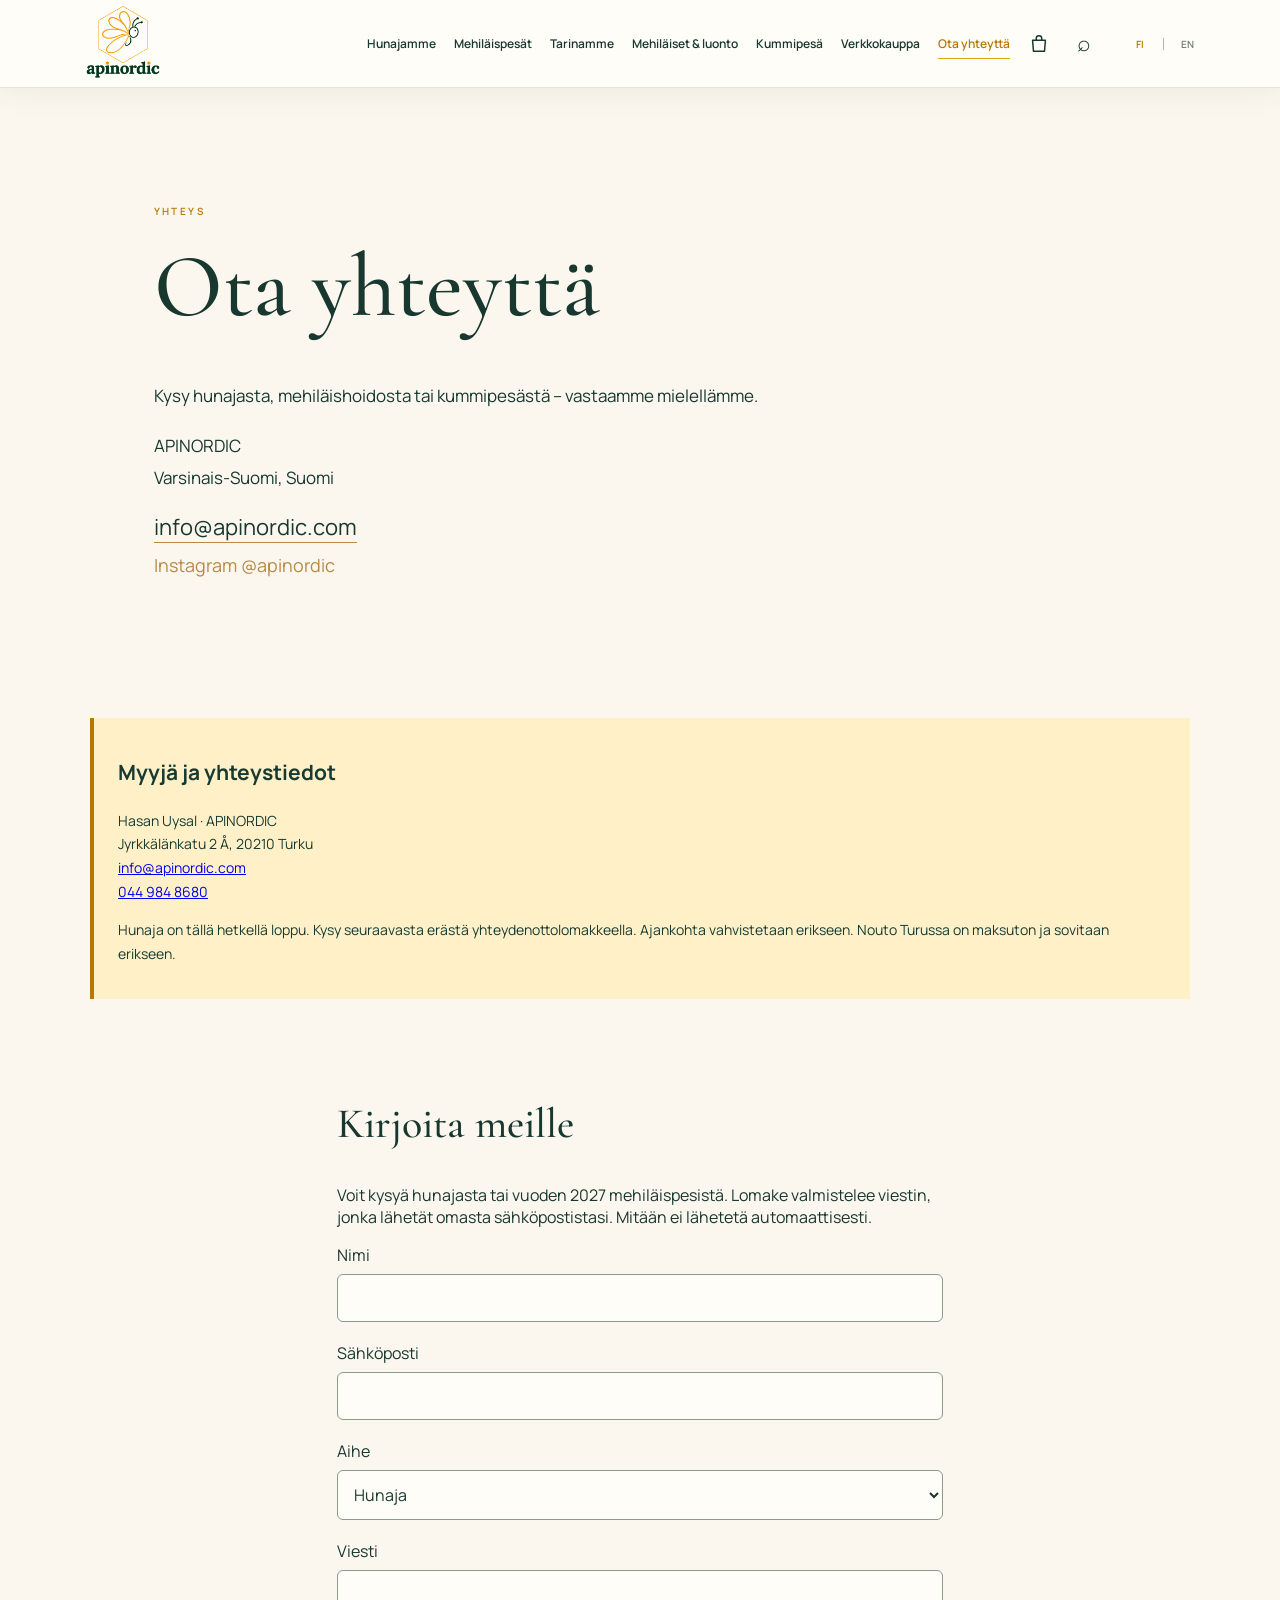
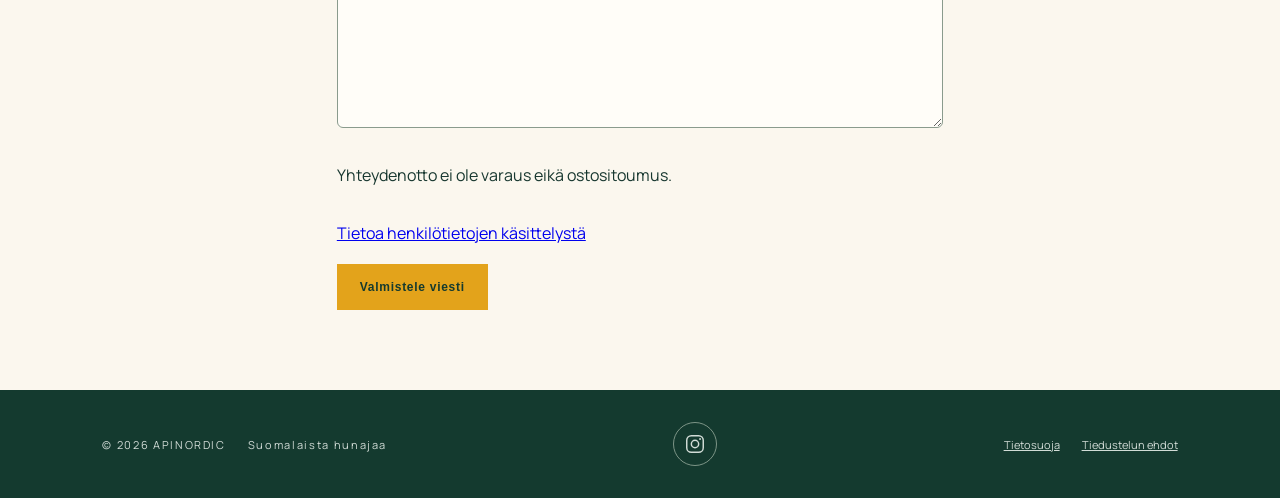
<file: yhteystiedot.html>
<!doctype html>
<html lang="fi">
<head>
<meta charset="UTF-8">
<meta name="viewport" content="width=device-width,initial-scale=1">
<meta name="description" content="Ota yhteyttä APINORDICiin: info@apinordic.com, Instagram @apinordic.">
<title>Yhteystiedot | APINORDIC</title>
<link rel="icon" href="assets/apinordic_logo.png">
<link rel="preconnect" href="https://fonts.googleapis.com">
<link rel="preconnect" href="https://fonts.gstatic.com" crossorigin>
<link href="https://fonts.googleapis.com/css2?family=Cormorant+Garamond:wght@500;600&family=Manrope:wght@400;500;600&display=swap" rel="stylesheet">
<link rel="stylesheet" href="styles.css?v=contact-refine-20261128">
<link rel="canonical" href="https://hasanbasri0.github.io/apinordic-website/yhteystiedot.html">
<meta property="og:title" content="Yhteystiedot | APINORDIC">
<meta property="og:description" content="Ota yhteyttä APINORDICiin: info@apinordic.com, Instagram @apinordic.">
<meta property="og:type" content="website">
<meta property="og:url" content="https://hasanbasri0.github.io/apinordic-website/yhteystiedot.html">
<meta property="og:image" content="https://hasanbasri0.github.io/apinordic-website/assets/apinordic_logo.png">
</head>
<body><a class="skip-link" href="#main-content" data-fi="Siirry sisältöön" data-en="Skip to content">Siirry sisältöön</a>
<header class="nav">
<a class="brand" href="index.html" aria-label="APINORDIC"><img src="assets/apinordic_logo.png" alt="APINORDIC" width="1363" height="1154"></a>
<a class="cart-link cart-mobile" href="ostoskori.html" aria-label="Ostoskori" title="Ostoskori"><svg viewBox="0 0 24 24" aria-hidden="true" stroke-linecap="round" stroke-linejoin="round"><path d="M5 8h14l-1 12H6L5 8z"/><path d="M9 8V6a3 3 0 0 1 6 0v2"/></svg><span class="cart-count" hidden>0</span></a>
<button class="menu" aria-label="Avaa valikko" aria-expanded="false">☰</button>
<nav>
<a href="hunajamme.html" data-fi="Hunajamme" data-en="Our Honey">Hunajamme</a>
<a href="mehilaispesat.html" data-fi="Mehiläispesät" data-en="Bee Colonies">Mehiläispesät</a>
<a href="tarinamme.html" data-fi="Tarinamme" data-en="Our Story">Tarinamme</a>
<a href="mehilaiset-luonto.html" data-fi="Mehiläiset &amp; luonto" data-en="Nature">Mehiläiset &amp; luonto</a>
<a href="pesaosakkuus.html" data-fi="Kummipesä" data-en="Hive Sponsorship">Kummipesä</a>
<a href="verkkokauppa.html" data-fi="Verkkokauppa" data-en="Shop">Verkkokauppa</a>
<a href="yhteystiedot.html" data-fi="Ota yhteyttä" data-en="Contact">Ota yhteyttä</a>
<a class="cart-link cart-desktop" href="ostoskori.html" aria-label="Ostoskori" title="Ostoskori"><svg viewBox="0 0 24 24" aria-hidden="true" stroke-linecap="round" stroke-linejoin="round"><path d="M5 8h14l-1 12H6L5 8z"/><path d="M9 8V6a3 3 0 0 1 6 0v2"/></svg><span class="cart-count" hidden>0</span></a>
<button class="search-toggle" aria-label="Haku" title="Haku">⌕</button>
<span class="lang"><button class="active" data-lang="fi">FI</button><i></i><button data-lang="en">EN</button></span>
</nav>
<div class="search-panel"><div><input id="site-search" type="search" placeholder="Hae sivulta…" data-placeholder-fi="Hae sivulta…" data-placeholder-en="Search this page…"><button class="search-close" aria-label="Sulje">×</button><p id="search-status"></p></div></div>
</header>
<main id="main-content" class="subpage">
<section class="page-hero">
<p class="eyebrow" data-fi="YHTEYS" data-en="CONTACT">YHTEYS</p>
<h1 data-fi="Ota yhteyttä" data-en="Get in touch">Ota yhteyttä</h1>
<p data-fi="Kysy hunajasta, mehiläishoidosta tai kummipesästä – vastaamme mielellämme." data-en="Ask about our honey, our beekeeping or hive sponsorship – we are happy to reply.">Kysy hunajasta, mehiläishoidosta tai kummipesästä – vastaamme mielellämme.</p>
<p class="contact-lines">APINORDIC<br><span  data-fi="Varsinais-Suomi, Suomi" data-en="Southwest Finland, Finland">Varsinais-Suomi, Suomi</span></p>
<a class="contact-mail" href="mailto:info@apinordic.com">info@apinordic.com</a>
<a class="contact-ig" href="https://www.instagram.com/apinordic/" target="_blank" rel="noopener noreferrer">Instagram @apinordic</a>
</section>
<section class="preview-notice"><h2  data-fi="Myyjä ja yhteystiedot" data-en="Seller and contact details">Myyjä ja yhteystiedot</h2><p>Hasan Uysal · APINORDIC<br>Jyrkkälänkatu 2 Å, 20210 Turku<br><a href="mailto:info@apinordic.com">info@apinordic.com</a><br><a href="tel:+358449848680">044 984 8680</a></p><p  data-stock-copy="contact" data-fi="Kysy hunajan saatavuudesta. Nouto Turussa on maksuton ja sovitaan erikseen." data-en="Ask about honey availability. Collection in Turku is free and by appointment.">Kysy hunajan saatavuudesta. Nouto Turussa on maksuton ja sovitaan erikseen.</p></section><section class="contact-form-section" id="yhteydenotto"><h2  data-fi="Kirjoita meille" data-en="Write to us">Kirjoita meille</h2><p  data-fi="Voit kysyä hunajasta tai vuoden 2027 mehiläispesistä. Lomake valmistelee viestin, jonka lähetät omasta sähköpostistasi. Mitään ei lähetetä automaattisesti." data-en="Ask about honey or bee colonies for 2027. This form prepares a message to send from your email account. Nothing is sent automatically.">Voit kysyä hunajasta tai vuoden 2027 mehiläispesistä. Lomake valmistelee viestin, jonka lähetät omasta sähköpostistasi. Mitään ei lähetetä automaattisesti.</p><form id="contact-form"><label><span  data-fi="Nimi" data-en="Name">Nimi</span><input name="name" type="text" autocomplete="name" required maxlength="160"></label><label><span  data-fi="Sähköposti" data-en="Email">Sähköposti</span><input name="email" type="email" autocomplete="email" required maxlength="160"></label><label><span  data-fi="Aihe" data-en="Topic">Aihe</span><select name="topic"><option value="honey" data-fi="Hunaja" data-en="Honey">Hunaja</option><option value="hives" data-fi="Mehiläispesät 2027" data-en="bee colonies 2027">Mehiläispesät 2027</option><option value="kummi" data-fi="Kummipesä · 2 × 500 g" data-en="Hive sponsorship · 2 × 500 g">Kummipesä · 2 × 500 g</option><option value="kummi-plus" data-fi="Kummipesä Plus · 4 × 500 g" data-en="Hive sponsorship Plus · 4 × 500 g">Kummipesä Plus · 4 × 500 g</option><option value="kummi-gift" data-fi="Kummipesä lahjaksi" data-en="Hive sponsorship as a gift">Kummipesä lahjaksi</option><option value="kummi-business" data-fi="Kummipesä yritykselle" data-en="Business hive sponsorship">Kummipesä yritykselle</option><option value="other" data-fi="Muu kysymys" data-en="Other enquiry">Muu kysymys</option></select></label><label><span  data-fi="Viesti" data-en="Message">Viesti</span><textarea name="message" rows="6" required maxlength="4000"></textarea></label><p  data-fi="Yhteydenotto ei ole varaus eikä ostositoumus." data-en="An enquiry is not a reservation or commitment to buy.">Yhteydenotto ei ole varaus eikä ostositoumus.</p><a href="tietosuoja.html" data-fi="Tietoa henkilötietojen käsittelystä" data-en="How personal data is handled">Tietoa henkilötietojen käsittelystä</a><button type="submit" class="button" data-fi="Valmistele viesti" data-en="Prepare message">Valmistele viesti</button></form><div id="contact-output" hidden><p  data-fi="Viestiä ei ole lähetetty. Kopioi se omaan sähköpostiisi ja lähetä osoitteeseen info@apinordic.com." data-en="No message has been sent. Copy it into your email and send it to info@apinordic.com.">Viestiä ei ole lähetetty. Kopioi se omaan sähköpostiisi ja lähetä osoitteeseen info@apinordic.com.</p><label for="contact-text" data-fi="Valmis viesti" data-en="Prepared message">Valmis viesti</label><textarea id="contact-text" readonly rows="10"></textarea><div class="request-actions"><button type="button" class="button" id="contact-copy" data-fi="Kopioi viesti" data-en="Copy message">Kopioi viesti</button><a class="button" id="contact-email" data-fi="Avaa sähköpostiin" data-en="Open email">Avaa sähköpostiin</a></div><p role="status" id="contact-status"></p></div><noscript>JavaScript tarvitaan viestin valmisteluun. Ota yhteyttä: info@apinordic.com.</noscript></section></main>
<footer>
<div><span>© 2026 APINORDIC</span><span  data-fi="Suomalaista hunajaa" data-en="Finnish Honey">Suomalaista hunajaa</span></div>
<div class="social-links"><a href="https://www.instagram.com/apinordic/" target="_blank" rel="noopener noreferrer" aria-label="APINORDIC Instagram" class="instagram-icon" title="Instagram"><svg viewBox="0 0 24 24" width="22" height="22" fill="none" stroke="currentColor" stroke-width="1.6" aria-hidden="true" focusable="false"><rect x="3" y="3" width="18" height="18" rx="5"/><circle cx="12" cy="12" r="4"/><circle cx="17.5" cy="6.5" r="1" fill="currentColor" stroke="none"/></svg></a></div>
<div class="footer-links"><a href="tietosuoja.html" data-fi="Tietosuoja" data-en="Privacy">Tietosuoja</a><a href="tilauspyynnon-ehdot.html" data-fi="Tiedustelun ehdot" data-en="Enquiry terms">Tiedustelun ehdot</a></div></footer>
<script src="script.js?v=stock-sync-20261127"></script>
<script src="contact.js?v=kummi-20261126"></script></body>
</html>
</file>
<file: styles.css>
/* APINORDIC – consolidated stylesheet (light Nordic theme) */
:root{--green:#234b40;--green2:#173b32;--cream:#fbf7ee;--gold:#b88945;--ink:#17372f;--white:#fffdf8;--sand:#efe5d2}
*{box-sizing:border-box}
img{max-width:100%;height:auto}
html{scroll-behavior:smooth;scroll-padding-top:100px}
body{margin:0;background:var(--cream);color:var(--ink);font-family:Manrope,sans-serif}

/* ---------- Header / navigation ---------- */
.nav{height:88px;padding:0 6vw;display:flex;align-items:center;justify-content:space-between;position:sticky;top:0;z-index:20;width:100%;color:var(--ink);background:rgba(255,253,248,.97);backdrop-filter:blur(12px);border-bottom:1px solid rgba(23,53,45,.12);box-shadow:0 7px 26px rgba(32,62,53,.06)}
.brand{display:flex;align-items:center;flex:0 0 auto;color:inherit;text-decoration:none}
.brand img{display:block;width:92px;height:80px;object-fit:contain}
.nav nav{display:flex;align-items:center;gap:28px}
.nav nav>a{color:inherit;text-decoration:none;font-size:12px;font-weight:600;position:relative}
.nav nav>a:after{content:"";position:absolute;left:0;right:100%;bottom:-7px;height:1px;background:var(--gold);transition:.25s}
.nav nav>a:hover:after,.nav nav>a.active:after{right:0}
.nav nav>a.active{color:var(--gold)}
.lang{display:flex;gap:7px;align-items:center;margin-left:6px}
.lang button{border:0;background:none;padding:4px;color:#728079;font:600 10px Manrope;cursor:pointer}
.lang button.active{color:var(--gold)}
.lang i{width:1px;height:12px;background:#b8b1a5}
.menu{display:none;background:none;border:0;color:inherit;font-size:25px;cursor:pointer}
.search-toggle{border:0;background:none;color:var(--ink);font-size:23px;line-height:1;cursor:pointer;padding:5px}
.search-panel{display:none;position:absolute;top:88px;left:0;right:0;background:var(--white);border-top:1px solid rgba(23,53,45,.1);box-shadow:0 12px 25px rgba(0,0,0,.08);padding:22px 6vw}
.search-panel.open{display:block}
.search-panel>div{max-width:780px;margin:auto;display:grid;grid-template-columns:1fr auto;gap:10px}
.search-panel input{width:100%;border:0;border-bottom:1px solid #9c927f;background:transparent;padding:12px 2px;font:16px Manrope;color:var(--ink);outline:none}
.search-close{border:0;background:none;font-size:25px;color:var(--ink);cursor:pointer}
.search-panel p{grid-column:1/-1;margin:2px 0 0;font-size:11px;color:#7d776c}
.brand:focus-visible,.nav nav>a:focus-visible,.button:focus-visible,.lang button:focus-visible,.menu:focus-visible,.search-toggle:focus-visible{outline:2px solid var(--gold);outline-offset:3px}

/* ---------- Shared typography ---------- */
.eyebrow{font-size:10px;letter-spacing:.24em;font-weight:600;margin-bottom:24px}
.gold{color:#e6c88f}
.button{display:inline-block;padding:15px 22px;border:1px solid var(--green);background:var(--green);color:var(--white);text-decoration:none;font-size:12px;letter-spacing:.06em;transition:.2s}
.button:hover{background:var(--green2);transform:translateY(-1px)}
.coming{display:inline-block;margin-top:18px;border:1px solid rgba(230,200,143,.7);padding:11px 15px;color:#e6c88f;font-size:10px;letter-spacing:.16em;text-transform:uppercase}

/* ---------- Home: hero ---------- */
.hero{position:relative;min-height:94vh;padding:50px 8vw 78px;display:grid;grid-template-columns:1.15fr .85fr;align-items:center;overflow:hidden;color:var(--ink);background:radial-gradient(circle at 82% 38%,rgba(210,177,117,.28),transparent 26%),linear-gradient(120deg,#fbf6eb 0%,#f3ead9 55%,#e8dcc5 100%)}
.hero:after{content:"";position:absolute;inset:0;background:linear-gradient(90deg,rgba(255,253,248,.32),transparent 55%);pointer-events:none}
.hero-glow{display:none}
.hero-copy,.hero-mark{position:relative;z-index:2}
.hero-copy{max-width:720px}
.hero .eyebrow{color:#7b6b51}
.hero h1,.section h2,.story h2,.contact h2{font-family:"Cormorant Garamond",serif;font-weight:500;line-height:.98;margin:0}
.hero h1{font-size:clamp(56px,7vw,96px);color:var(--ink)}
.hero h1 em{color:#a97835;font-weight:500}
.lead{max-width:570px;font-size:15px;line-height:1.8;margin:32px 0;color:#405c53}
.hero-mark{display:flex;flex-direction:column;align-items:center;text-align:center}
.honey-orb{width:min(29vw,340px);aspect-ratio:1;display:grid;place-items:center;background:transparent;border:0;box-shadow:none}
.hero-mark img{width:82%;height:82%;object-fit:contain;border-radius:0}
.hero-mark p{font-size:9px;letter-spacing:.28em;color:#98713b;margin-top:22px}

/* ---------- Home: sections ---------- */
.section{padding:110px 8vw;background:var(--cream)}
.split{display:grid;grid-template-columns:1fr 1fr;gap:8vw}
.section h2,.contact h2{font-size:clamp(42px,5vw,68px)}
.body-copy{font-size:15px;line-height:1.9;max-width:570px}
.story{background:var(--green);color:var(--white);padding:125px 8vw 125px}
.story-inner{max-width:820px}
.story h2{font-size:clamp(48px,6vw,80px);margin-bottom:30px}
.story-inner>p:not(.eyebrow){font:500 clamp(20px,2.2vw,29px)/1.6 "Cormorant Garamond",serif;max-width:750px;margin:0}
.story .button{margin-top:28px;background:transparent;border-color:#e1bd7c}
.story .button:hover{background:rgba(255,253,248,.1)}
.cards{display:grid;grid-template-columns:repeat(3,1fr);gap:1px;padding-top:85px}
.cards article{border-top:1px solid #cbbfa9;padding:40px 30px 30px 0}
.cards span{color:var(--gold);font-size:11px}
.cards h3{font:600 32px "Cormorant Garamond",serif}
.cards p{line-height:1.7}
.partnership{background:var(--green2);color:var(--white);padding:110px 8vw}
.partnership>div{max-width:820px}
.partnership h2{font:500 clamp(48px,6vw,80px)/1 "Cormorant Garamond",serif;margin:0 0 28px}
.partnership p:not(.eyebrow){font-size:16px;line-height:1.9;max-width:680px}
.home-links{padding:70px 8vw;background:#f8f1e5;display:grid;grid-template-columns:repeat(3,1fr);gap:18px}
.home-links a{min-height:170px;border:1px solid #d5c9b5;background:rgba(255,253,248,.55);padding:28px;color:var(--ink);text-decoration:none;display:grid;grid-template-columns:1fr auto;align-content:space-between;transition:.2s}
.home-links a:hover{transform:translateY(-3px);border-color:var(--gold)}
.home-links small{grid-column:1/-1;font-size:9px;letter-spacing:.18em;color:#88785f}
.home-links strong{font:500 31px "Cormorant Garamond",serif}
.home-links span{font-size:25px;color:var(--gold)}
.quote{text-align:center;padding:90px 20px;background:#f1e7d5}
.quote p{font:500 clamp(45px,7vw,88px) "Cormorant Garamond",serif;margin:0}
.quote span{font-size:10px;letter-spacing:.25em}
.contact{padding:100px 8vw;display:grid;grid-template-columns:1fr 1fr;background:#fffaf1}
.contact a{color:var(--ink);font-size:20px}
.contact a.social,.social{color:var(--gold);font-size:18px;text-decoration:none}

/* ---------- Sub-pages ---------- */
.subpage{padding-top:0;min-height:calc(100vh - 80px)}
.page-hero{min-height:calc(76vh - 78px);padding:100px 12vw;display:flex;flex-direction:column;justify-content:center}
.page-hero h1{font:500 clamp(52px,7vw,92px)/1 "Cormorant Garamond",serif;max-width:900px;margin:0 0 32px}
.page-hero>p:not(.eyebrow){font-size:17px;line-height:1.9;max-width:720px}
.green-page{background:linear-gradient(120deg,#416c5f,#285247);color:var(--white)}
.shop-page{background:linear-gradient(125deg,#244b40,#37685b);color:var(--white)}
.contact-lines{margin:0 0 18px}
.contact-mail{font-size:22px;color:var(--ink)}
.page-hero .contact-mail,.page-hero .contact-ig{display:block;width:fit-content;font-size:22px;color:var(--ink);margin-bottom:10px;text-decoration:none;border-bottom:1px solid var(--gold)}
.page-hero .contact-ig{font-size:18px;color:var(--gold);border-color:transparent}
.page-hero .contact-ig:hover{border-color:var(--gold)}

/* ---------- Our story page ---------- */
.story-page{background:var(--cream)}
.story-intro{background:linear-gradient(135deg,#fbf7ee 0%,#f2e8d6 100%)}
.story-copy{max-width:980px;margin:0 auto;padding:120px max(7vw,32px) 105px;display:flex;flex-direction:column;align-items:center;text-align:center}
.story-copy h1{font-family:"Cormorant Garamond",serif;font-size:clamp(48px,5.3vw,78px);line-height:.98;color:var(--green2);font-weight:500;margin:18px 0 30px;max-width:850px}
.story-copy>p:not(.eyebrow){font-size:16px;line-height:1.9;max-width:760px;margin:0 0 18px;color:#42534d}
.story-copy .eyebrow:after{content:"";display:block;width:54px;height:1px;background:var(--gold);margin:18px auto 0}
.story-text{padding:90px max(7vw,32px) 110px;display:grid;grid-template-columns:minmax(0,1fr) minmax(300px,.75fr);gap:9vw;align-items:center;max-width:1450px;margin:auto}
.story-text>div{max-width:720px}
.story-text p{font-size:17px;line-height:1.95;color:#42534d;margin:0 0 20px}
.story-text blockquote{font-family:"Cormorant Garamond",serif;font-size:clamp(34px,4vw,56px);line-height:1.08;color:var(--green);margin:0;padding-left:32px;border-left:1px solid var(--gold)}

/* ---------- Footer ---------- */
footer{padding:32px 8vw;background:var(--green2);color:#d2dcd7;display:flex;justify-content:space-between;align-items:center;font-size:11px;letter-spacing:.15em}
footer>div{display:flex;gap:22px}
.social-links a{color:#d2dcd7;text-decoration:none;border-bottom:1px solid transparent}
.social-links a:hover{color:#e6c88f;border-color:#e6c88f}

/* ---------- Mobile ---------- */
@media(max-width:900px){
  html{scroll-padding-top:84px}
  .nav{height:72px}
  .brand img{width:76px;height:64px}
  .menu{display:block}
  .nav nav{display:none;position:absolute;top:72px;left:0;right:0;background:var(--cream);color:var(--ink);padding:28px 6vw;flex-direction:column;align-items:flex-start;box-shadow:0 12px 20px rgba(0,0,0,.08)}
  .nav nav.open{display:flex}
  .search-toggle{padding:0}
  .search-panel{top:72px}
  .hero{grid-template-columns:1fr;padding-top:40px;min-height:100vh;background:linear-gradient(145deg,#fbf6eb,#eee1ca)}
  .hero h1{font-size:52px}
  .hero-mark{margin-top:60px}
  .honey-orb{width:220px}
  .split,.cards,.contact{grid-template-columns:1fr}
  .section{padding:75px 7vw}
  .story{padding:90px 7vw}
  .cards{gap:35px}
  .contact{gap:45px}
  .partnership{padding:80px 7vw}
  .home-links{grid-template-columns:1fr;padding:55px 7vw}
  .home-links a{min-height:140px}
  .page-hero{padding:80px 7vw}
  footer{align-items:flex-start;gap:25px;flex-direction:column}
  footer>div{flex-wrap:wrap}
  .story-copy{padding:80px 26px 70px}
  .story-text{grid-template-columns:1fr;padding:60px 26px 80px;gap:45px}
  .story-text blockquote{padding-left:22px}
}

/* ---------- Recognition (certificate) on Our story page ---------- */
.recognition{background:#f2e8d6;padding:100px max(7vw,32px);display:grid;grid-template-columns:minmax(260px,.7fr) minmax(0,1fr);gap:7vw;align-items:center}
.recognition-photo{margin:0;justify-self:center;max-width:430px;width:100%}
.recognition-photo img{display:block;width:100%;height:auto;box-shadow:0 24px 60px rgba(60,45,20,.22);border:1px solid rgba(184,137,69,.4)}
.recognition-copy{max-width:640px}
.recognition-copy h2{font:500 clamp(36px,4.4vw,60px)/1.05 "Cormorant Garamond",serif;color:var(--green2);margin:0 0 26px}
.recognition-copy p:not(.eyebrow){font-size:17px;line-height:1.9;color:#42534d;margin:0 0 18px}
@media(max-width:850px){.recognition{grid-template-columns:1fr;padding:70px 26px;gap:40px}}

/* ---------- Products on Our honey page ---------- */
.products{background:#f8f1e5;padding:100px 8vw 110px}
.products h2{font:500 clamp(36px,4.4vw,60px)/1.05 "Cormorant Garamond",serif;color:var(--green2);margin:0 0 50px;max-width:760px}
.product-grid{display:grid;grid-template-columns:repeat(2,minmax(0,1fr));gap:36px;max-width:1100px}
.product{background:var(--white);border:1px solid #d5c9b5;display:flex;flex-direction:column}
.product figure{margin:0;aspect-ratio:4/5;overflow:hidden;background:#efe5d2}
.product img{display:block;width:100%;height:100%;object-fit:cover}
.product>div{padding:26px 28px 32px}
.product-size{display:inline-block;font-size:10px;letter-spacing:.2em;color:var(--gold);border:1px solid var(--gold);padding:5px 10px;margin-bottom:14px}
.product h3{font:600 32px "Cormorant Garamond",serif;margin:0 0 10px;color:var(--green2)}
.product p{margin:0;line-height:1.8;font-size:15px;color:#42534d}
@media(max-width:850px){.products{padding:70px 7vw 80px}.product-grid{grid-template-columns:1fr}}

/* ---------- Online shop (sample) ---------- */
.shop-top{padding:90px max(7vw,32px) 50px;max-width:1300px;margin:0 auto}
.shop-top h1{font:500 clamp(46px,6vw,78px)/1 "Cormorant Garamond",serif;color:var(--green2);margin:0 0 22px}
.shop-top>p:not(.eyebrow){font-size:17px;line-height:1.9;max-width:720px;color:#42534d;margin:0}
.shop-layout{display:grid;grid-template-columns:minmax(0,1fr);gap:40px;align-items:start;max-width:1300px;margin:0 auto;padding:0 max(7vw,32px) 80px}
.shop-products{display:grid;grid-template-columns:repeat(3,minmax(0,1fr));gap:28px}
.shop-card .price{margin:16px 0 14px;font-size:15px}
.shop-card .price strong{font:600 28px "Cormorant Garamond",serif;color:var(--green2)}
.buy-row{display:flex;gap:12px;align-items:center;flex-wrap:wrap}
.qty{display:inline-flex;border:1px solid #cbbfa9;background:var(--white)}
.qty button{width:36px;border:0;background:none;font-size:18px;color:var(--ink);cursor:pointer}
.qty button:hover{background:#f1e7d5}
.qty input{width:44px;border:0;border-left:1px solid #e3d9c6;border-right:1px solid #e3d9c6;text-align:center;font:600 14px Manrope;color:var(--ink);background:transparent;-moz-appearance:textfield}
.qty input::-webkit-outer-spin-button,.qty input::-webkit-inner-spin-button{-webkit-appearance:none;margin:0}
.add-btn{cursor:pointer;font-family:Manrope,sans-serif}
.cart{width:100%;max-width:760px;margin-inline:auto;background:var(--white);border:1px solid #d5c9b5;padding:28px}
.cart h2{font:600 30px "Cormorant Garamond",serif;margin:0 0 16px;color:var(--green2)}
.cart h3{font:600 22px "Cormorant Garamond",serif;margin:26px 0 10px;color:var(--green2)}
.cart-empty{margin:0 0 10px;color:#7d776c;font-size:14px}
.cart-row{display:flex;justify-content:space-between;gap:14px;padding:12px 0;border-bottom:1px solid #eadfcb;font-size:14px;line-height:1.5}
.cart-row strong{display:block;font-weight:600}
.cart-row span{color:#5c6d66}
.cart-right{text-align:right;display:flex;flex-direction:column;align-items:flex-end}
.link-btn{border:0;background:none;padding:0;font:12px Manrope;color:var(--gold);cursor:pointer;text-decoration:underline}
.cart-total{display:flex;justify-content:space-between;align-items:baseline;padding:16px 0 6px;font-size:14px}
.cart-total strong{font:600 28px "Cormorant Garamond",serif;color:var(--green2)}
.cart-note{font-size:12px;line-height:1.6;color:#7d776c;margin:0}
.cart label{display:block;margin:0 0 12px;font-size:12px;font-weight:600;color:#42534d}
.cart label span{display:block;margin-bottom:4px}
.cart input[type=text],.cart input[type=email],.cart input[type=tel],.cart textarea{width:100%;border:1px solid #cbbfa9;background:#fffdf8;padding:10px 12px;font:14px Manrope;color:var(--ink);border-radius:0}
.cart input:focus,.cart textarea:focus{outline:2px solid var(--gold);outline-offset:1px}
.cart .button{width:100%;margin-top:6px;cursor:pointer;font-family:Manrope,sans-serif;text-align:center}
.order-status{font-size:13px;line-height:1.6;color:var(--green);margin:12px 0 0;min-height:1em}
.shop-info{background:#f8f1e5;padding:70px max(7vw,32px);display:grid;grid-template-columns:repeat(3,minmax(0,1fr));gap:36px}
.shop-info h3{font:600 26px "Cormorant Garamond",serif;margin:0 0 10px;color:var(--green2)}
.shop-info p{margin:0;font-size:15px;line-height:1.8;color:#42534d}
.shop-info a{color:var(--green)}
@media(max-width:1000px){.shop-layout{grid-template-columns:1fr}.cart{position:static}}
@media(max-width:820px){.shop-products{grid-template-columns:repeat(2,minmax(0,1fr))}}
@media(max-width:700px){.shop-info{grid-template-columns:1fr}.shop-top{padding-top:60px}}
.shop-card>div{flex:1;display:flex;flex-direction:column}
.shop-card .buy-row{margin-top:auto}
.shop-card .product-size{align-self:flex-start}

/* ---------- Header cart icon + toast ---------- */
.cart-link{position:relative;display:inline-flex;align-items:center;color:inherit;text-decoration:none}
.cart-link svg{width:22px;height:22px;stroke:currentColor;fill:none;stroke-width:1.6}
.cart-count{position:absolute;top:-8px;right:-10px;min-width:17px;height:17px;border-radius:9px;background:var(--gold);color:#fff;font:600 10px/17px Manrope,sans-serif;text-align:center;padding:0 4px}
.cart-count[hidden]{display:none}
.nav nav>a.cart-link:after{display:none}
.cart-mobile{display:none}
.toast{position:fixed;left:50%;bottom:24px;transform:translate(-50%,20px);opacity:0;pointer-events:none;z-index:50;background:var(--green2);color:var(--white);padding:13px 20px;font-size:13px;display:flex;gap:18px;align-items:center;box-shadow:0 12px 30px rgba(0,0,0,.2);transition:.25s}
.toast.show{opacity:1;transform:translate(-50%,0);pointer-events:auto}
.toast a{color:#e6c88f;text-decoration:underline}
@media(max-width:900px){.cart-mobile{display:inline-flex;margin-left:auto;margin-right:18px}.cart-desktop{display:none}}

.catalog-note{grid-column:1/-1;margin:0;color:#53635a;font-size:.875rem}
.shop-card figure{aspect-ratio:1}
.shop-card .buy-row{gap:10px}
.shop-card .qty button{min-height:36px}
@media(max-width:600px){
  .shop-layout{padding-inline:14px}
  .shop-products{gap:14px 10px}
  .shop-card>div{padding:14px 10px}
  .shop-card h3{font-size:23px;overflow-wrap:anywhere}
  .shop-card p{font-size:13px;line-height:1.55}
  .shop-card .price strong{font-size:22px}
  .shop-card .buy-row{align-items:stretch;flex-direction:column}
  .shop-card .qty{justify-content:space-between}
  .shop-card .qty input{width:34px}
  .shop-card .add-btn{padding:12px 4px;letter-spacing:0}
}
@media(max-width:319px){.shop-products{grid-template-columns:1fr}}

/* Our honey */
.honey-intro { padding: clamp(28px, 4vw, 52px) 7vw; }
.honey-intro h1 { font: 500 clamp(48px, 7vw, 94px)/1 "Cormorant Garamond", serif; margin: 0 0 20px; }
.honey-intro p { max-width: 65ch; line-height: 1.8; margin: 0; }
.honey-guide .products { padding: clamp(40px, 5vw, 80px) 7vw; }
.honey-guide .products h2 { margin-bottom: 12px; }
.honey-guide .products > p { margin: 0 0 28px; color: #42534d; line-height: 1.6; }
.honey-guide .product-grid { grid-template-columns: repeat(3,minmax(0,1fr)); max-width: none; gap: clamp(12px,2vw,28px); }
.honey-guide .product figure { aspect-ratio: 1; }
.honey-guide .product > div { display: flex; flex: 1; flex-direction: column; align-items: flex-start; padding: clamp(12px,2vw,28px); }
.honey-guide .product a { margin-top: auto; padding-top: 18px; color: var(--green2); text-underline-offset: 4px; }
@media (max-width: 760px) {
  .honey-guide .product-grid { grid-template-columns: repeat(2,minmax(0,1fr)); }
  .honey-guide .product h3 { font-size: 24px; overflow-wrap: anywhere; }
}
@media (max-width: 380px) {
  .honey-guide .product-grid { grid-template-columns: 1fr; }
}

/* Basket and request form */
.basket-open { overflow: hidden; }
.basket-dialog { width: min(620px, calc(100% - 28px)); max-height: 85vh; border: 1px solid #d5c9b5; padding: 24px; background: var(--white); color: var(--ink); box-shadow: 0 20px 80px #17372f40; }
.basket-dialog::backdrop { background: #17372f66; }
.basket-dialog-heading { display: flex; justify-content: space-between; align-items: center; gap: 20px; }
.basket-dialog h2, .basket-page h2, .checkout-section h2 { font: 600 clamp(32px,4vw,48px)/1.2 "Cormorant Garamond",serif; margin: 0 0 24px; }
.basket-close { border: 0; background: transparent; color: var(--ink); font-size: 30px; cursor: pointer; width: 44px; height: 44px; }
.basket-empty { background: #edf1eb; padding: 26px; line-height: 1.7; }
.mini-row { display: flex; align-items: center; gap: 16px; padding: 14px 0; border-bottom: 1px solid #e5dccb; font-size: 14px; }
.mini-row img { width: 64px; height: 64px; object-fit: cover; }
.mini-row span { flex: 1; }
.mini-row strong { white-space: nowrap; }
.mini-footer .button { display: block; text-align: center; }
.basket-table { width: 100%; border-collapse: collapse; background: var(--white); }
.basket-table th, .basket-table td { padding: 18px 14px; text-align: left; border-bottom: 1px solid #e5dccb; }
.basket-table th { background: #f1e9db; font-size: 13px; }
.basket-table td { font-size: 14px; }
.basket-table th:last-child, .basket-table td:last-child { text-align: right; }
.basket-product { display: flex; align-items: center; gap: 18px; }
.basket-product img { width: 82px; height: 82px; object-fit: cover; }
.basket-product a { color: var(--ink); }
.basket-product .link-btn { display: block; margin-top: 10px; padding: 4px 0; }
.basket-table .qty button, .basket-table .qty input { min-height: 42px; }
.basket-summary { max-width: 460px; margin: 28px 0 0 auto; padding: 28px; border: 1px solid #d5c9b5; background: var(--white); }
.basket-summary h3, .checkout-grid h3 { font: 600 30px "Cormorant Garamond",serif; margin: 0 0 20px; }
.basket-summary .button { margin-top: 22px; display: block; text-align: center; }
.basket-summary .cart-note, .checkout-summary .cart-note { margin-top: 16px; }
.checkout-section { border-top: 1px solid #d5c9b5; padding-top: 40px; }
.checkout-section > p { line-height: 1.7; max-width: 70ch; }
.checkout-grid { display: grid; grid-template-columns: minmax(0,1.2fr) minmax(0,1fr); gap: 36px; align-items: start; margin-top: 30px; }
.checkout-summary { padding: 28px; border: 1px solid #d5c9b5; background: var(--white); }
.field-grid { display: grid; grid-template-columns: repeat(2,minmax(0,1fr)); gap: 0 16px; }
.checkout-fields label { display: block; margin-bottom: 20px; font-size: 13px; }
.checkout-fields label > span { display: block; margin-bottom: 8px; }
.checkout-fields input, .checkout-fields select, .checkout-fields textarea { width: 100%; min-height: 46px; padding: 12px; border: 1px solid #cbbfa9; background: var(--white); color: var(--ink); font: inherit; }
.checkout-fields textarea { resize: vertical; }
.checkout-grid input:focus-visible, .checkout-grid select:focus-visible, .checkout-grid textarea:focus-visible, .basket-table button:focus-visible, .basket-dialog button:focus-visible { outline: 2px solid var(--gold); outline-offset: 3px; }
.order-line { display: flex; justify-content: space-between; gap: 18px; padding: 16px 0; border-bottom: 1px solid #e5dccb; font-size: 14px; line-height: 1.6; }
.order-line strong { white-space: nowrap; }
.terms-check { display: flex; gap: 10px; margin: 26px 0; font-size: 13px; line-height: 1.7; }
.terms-check input { flex: 0 0 auto; width: 18px; height: 18px; margin-top: 3px; }
.terms-check a, .request-terms a { color: var(--green); }
.checkout-summary .button { width: 100%; cursor: pointer; }
.button:disabled { opacity: .5; cursor: default; }
.toast button { border: 0; color: #e6c88f; background: none; text-decoration: underline; font: inherit; cursor: pointer; }
.request-terms { max-width: 850px; padding: 50px 24px 80px; margin: auto; line-height: 1.8; }
.request-terms h1 { font: 600 48px "Cormorant Garamond",serif; }
.request-terms h2 { font: 600 30px "Cormorant Garamond",serif; margin-top: 32px; }
.visually-hidden { position: absolute; width: 1px; height: 1px; overflow: hidden; clip-path: inset(50%); white-space: nowrap; }
[hidden] { display: none !important; }
@media(max-width:800px) { .checkout-grid { grid-template-columns: 1fr; } }
@media(max-width:600px) {
  .basket-table thead { display: none; }
  .basket-table, .basket-table tbody, .basket-table tr, .basket-table td { display: block; }
  .basket-table tr { border: 1px solid #d5c9b5; margin-bottom: 18px; padding: 8px; }
  .basket-table td[data-label] { display: flex; align-items: center; justify-content: space-between; gap: 12px; }
  .basket-table td[data-label]::before { content: attr(data-label); font-size: 13px; }
  .basket-table td:last-child { border-bottom: 0; }
  .basket-summary, .checkout-summary { padding: 20px; }
  .field-grid { grid-template-columns: 1fr; }
  .mini-row { gap: 10px; flex-wrap: wrap; }
  .mini-row img { width: 48px; height: 48px; }
  .basket-dialog { padding: 18px; }
}

/* Standalone basket and order request pages */
.basket-route {
  max-width: 1300px;
  margin: 0 auto;
  padding: 40px max(24px, 7vw) 80px;
}
.basket-route > p { margin: 0 0 24px; }
.basket-route > p a { color: var(--green); text-underline-offset: 4px; }
.basket-route h1 {
  font: 600 clamp(38px, 5vw, 60px)/1.2 "Cormorant Garamond", serif;
  margin: 0 0 24px;
}
.basket-route .checkout-section { border-top: 0; padding-top: 0; }
@media (max-width: 600px) {
  .basket-route { padding: 28px 14px 60px; }
}
/* ===== APINORDIC: canlı bal/amber vurgu ===== */
:root{--honey:#e3a31b;--honey-deep:#b87800;--green:#1f4d3f;--green2:#143a2f}

/* Hero */
.hero{background:
  radial-gradient(circle at 82% 38%,rgba(227,163,27,.45),transparent 32%),
  linear-gradient(120deg,#fff4d6 0%,#f7dc95 100%)}
.hero .eyebrow{color:var(--honey-deep)}
.hero h1 em{color:var(--honey-deep)}
.lead{color:#2c4a40}
.hero-mark p{color:var(--honey-deep)}

/* Butonlar */
.button{background:var(--honey);border-color:var(--honey);color:#143a2f;font-weight:600}
.button:hover{background:var(--green2);border-color:var(--green2);color:#fff}

/* Küçük yazılar, menü ve detaylar */
.eyebrow{color:var(--honey-deep)}
.nav nav>a.active,.lang button.active{color:var(--honey-deep)}
.nav nav>a:after{background:var(--honey)}
.cards span,.home-links span{color:var(--honey-deep)}
.gold{color:var(--honey)}
.coming{border-color:var(--honey);color:var(--honey)}
.social-links a:hover{color:var(--honey);border-color:var(--honey)}

/* Kartlar */
.home-links a:hover{border-color:var(--honey);background:#fff6dc}

/* Alıntı bölümü */
.quote{background:var(--honey);color:#143a2f}
.quote span{color:#143a2f}

/* Tarinamme üst bölümü: hafif bal zemin */
.story-intro.story-intro-text{background:linear-gradient(135deg,#fff4d6 0%,#f7dc95 100%)!important}
.story-copy h1{color:var(--green2)}

/* Preview clarity, shared navigation and enquiry fallback */
.preview-notice{margin:24px auto;padding:20px 24px;max-width:1100px;background:#fff0c7;border-left:4px solid #b87800;color:#173b32;line-height:1.7;font-size:14px}
.footer-links{flex-wrap:wrap;letter-spacing:normal}.footer-links a{color:inherit}footer{flex-wrap:wrap;gap:22px}
#request-output{margin-top:32px;padding:24px;background:#fffdf8;border:1px solid #d5c9b5}#request-text{display:block;width:100%;margin:12px 0 20px;padding:16px;font:14px/1.6 Manrope,sans-serif}.request-actions{display:flex;gap:12px;flex-wrap:wrap}
.skip-link{position:fixed;top:-100px;left:12px;z-index:100;background:white;color:#173b32;padding:12px}.skip-link:focus{top:12px}
.nav nav{gap:18px}.nav button{min-height:44px;min-width:32px}.qty button,.qty input{min-height:44px}
@media(min-width:901px) and (max-width:1180px){.nav{padding-inline:2vw}.nav nav{gap:10px}.nav nav>a{font-size:11px}.brand img{width:76px}}
@media(max-width:900px){.nav nav{max-height:calc(100dvh - 72px);overflow-y:auto;gap:12px}.nav nav>a{padding:8px 0}.preview-notice{margin:16px 14px}.hero h1{font-size:clamp(38px,10vw,52px)}}

.contact-form-section{max-width:760px;margin:0 auto;padding:40px 6vw 80px}.contact-form-section h2{font:500 42px "Cormorant Garamond",serif}.contact-form-section form{display:grid;gap:20px}.contact-form-section label{display:grid;gap:8px}.contact-form-section input,.contact-form-section select,.contact-form-section textarea{box-sizing:border-box;width:100%;min-width:0;padding:12px;border:1px solid #8a9b8d;border-radius:6px;background:#fffdf8;color:var(--ink);font:inherit}.contact-form-section .button{width:fit-content}.contact-form-section #contact-output{margin-top:28px}.contact-form-section :focus-visible{outline:3px solid #b87800;outline-offset:3px}

/* Contact invitation and shared social icon */
#yhteys{align-items:center;gap:40px 64px}
#yhteys .contact-welcome{margin:24px 0 0;font-size:16px;line-height:1.7;color:var(--ink)}
#yhteys .contact-details{display:flex;flex-direction:column;align-items:flex-start;gap:22px}
#yhteys .contact-location{margin:0;font-size:14px;line-height:1.9;letter-spacing:.03em}
#yhteys .contact-location span{letter-spacing:normal}
#yhteys .contact-email{font-size:clamp(18px,2.2vw,24px);text-decoration:none;border-bottom:1px solid currentColor;padding-bottom:4px;overflow-wrap:anywhere}
#yhteys .contact-message{display:inline-flex;align-items:center;justify-content:center;gap:10px;min-height:46px;padding:10px 21px;border:1px solid #99aa9f;border-radius:999px;font-size:14px;font-weight:500;line-height:1.5;text-decoration:none;background:transparent;color:var(--ink);transition:background .2s,border-color .2s}
#yhteys .contact-message:hover{background:#e9eee5;border-color:var(--ink)}
#yhteys a:focus-visible,footer .instagram-icon:focus-visible{outline:3px solid #c6963b;outline-offset:5px}
footer .social-links .instagram-icon{display:inline-flex;align-items:center;justify-content:center;width:44px;height:44px;border:1px solid #7d9587;border-radius:50%;color:#d2dcd7;transition:background .2s,color .2s}
footer .social-links .instagram-icon:hover{background:#ffffff12;color:#e6c88f;border-color:#e6c88f}
footer .instagram-icon svg{display:block;flex-shrink:0}
@media(max-width:600px){#yhteys{gap:30px}#yhteys .contact-details{gap:20px}}
</file>
